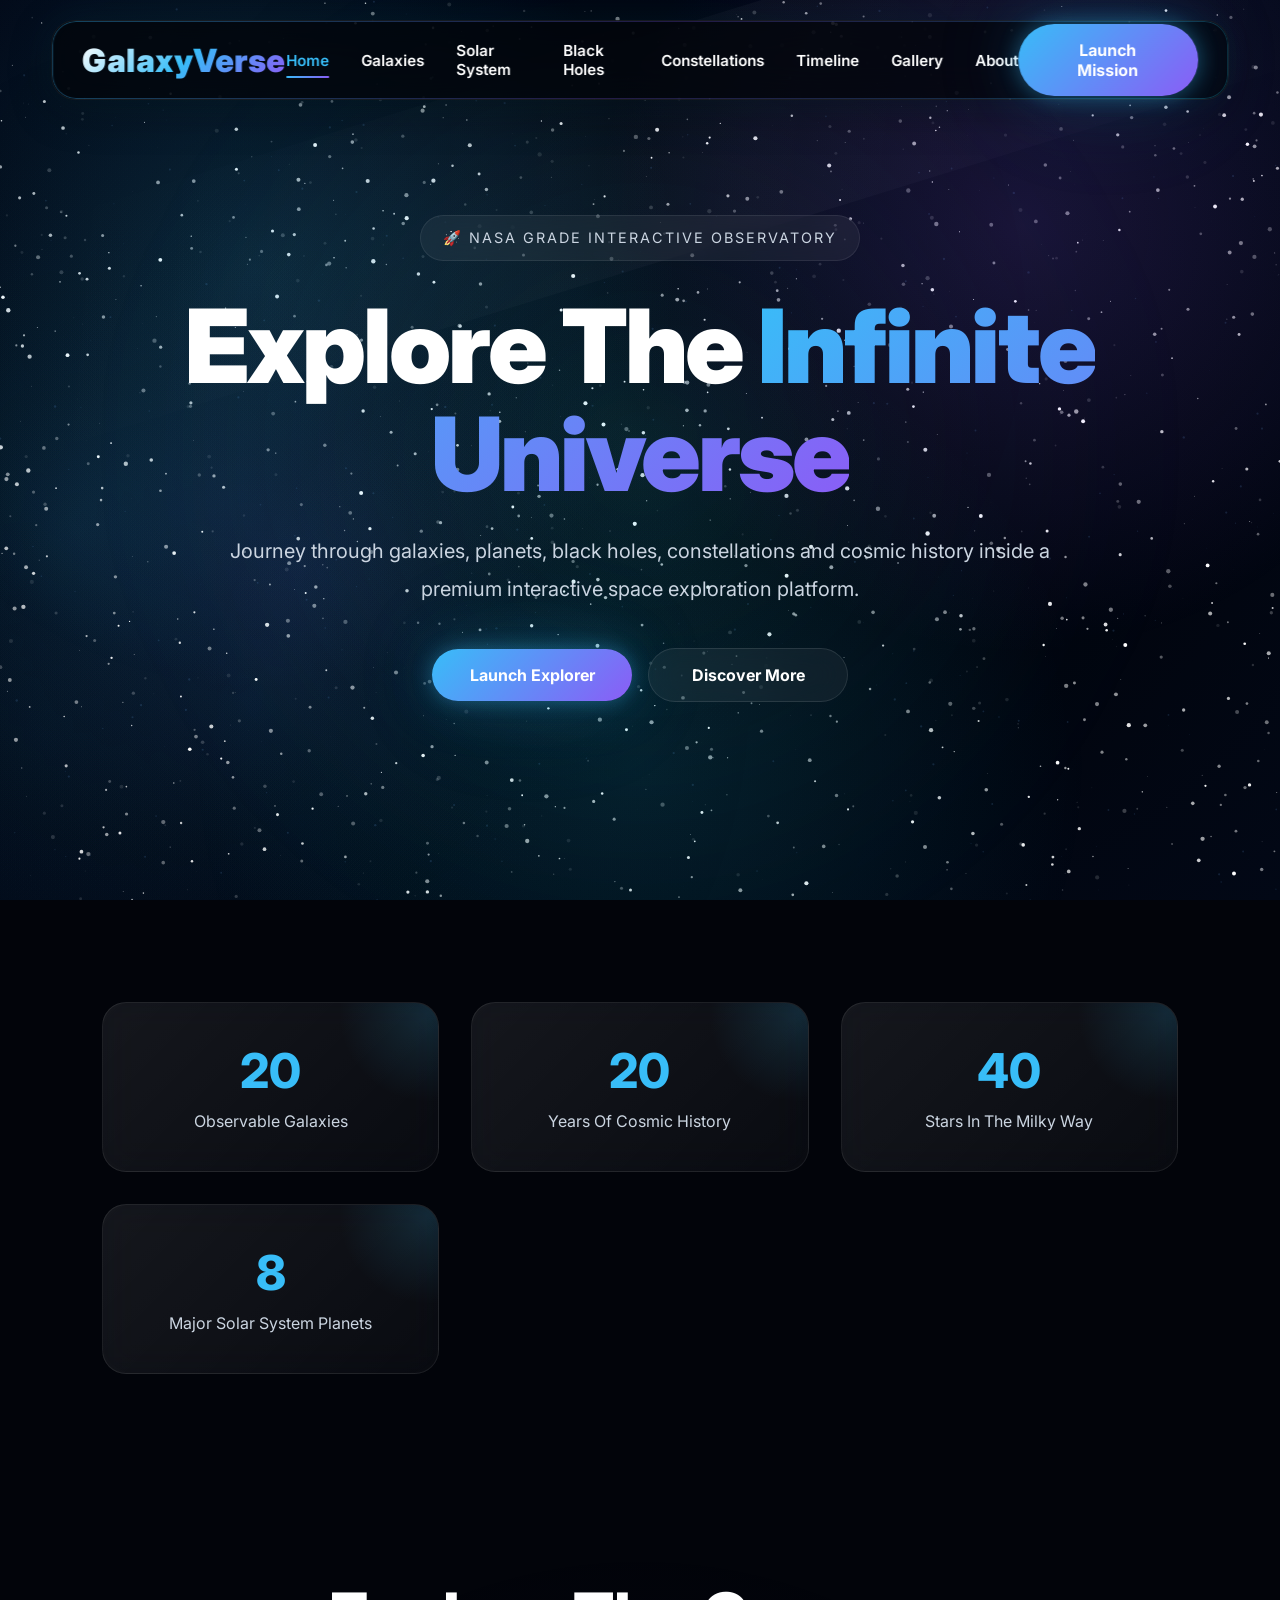
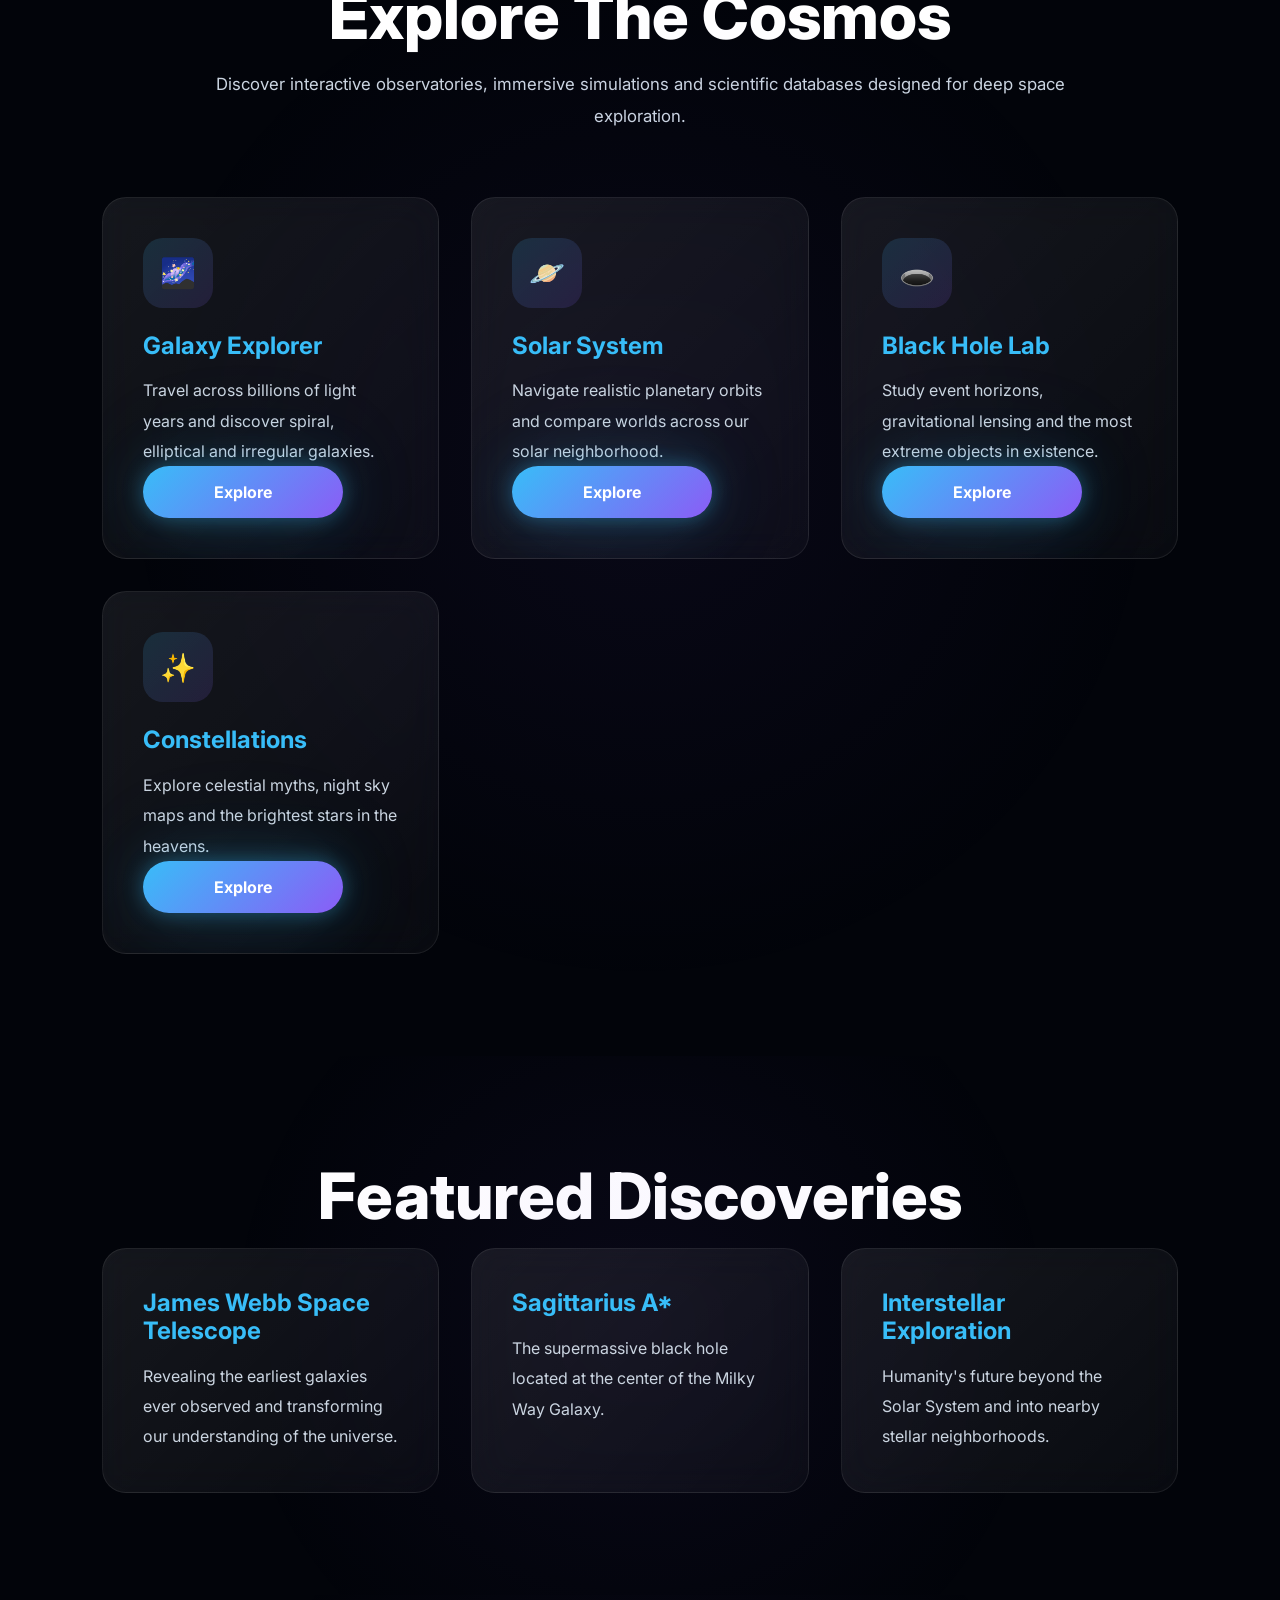
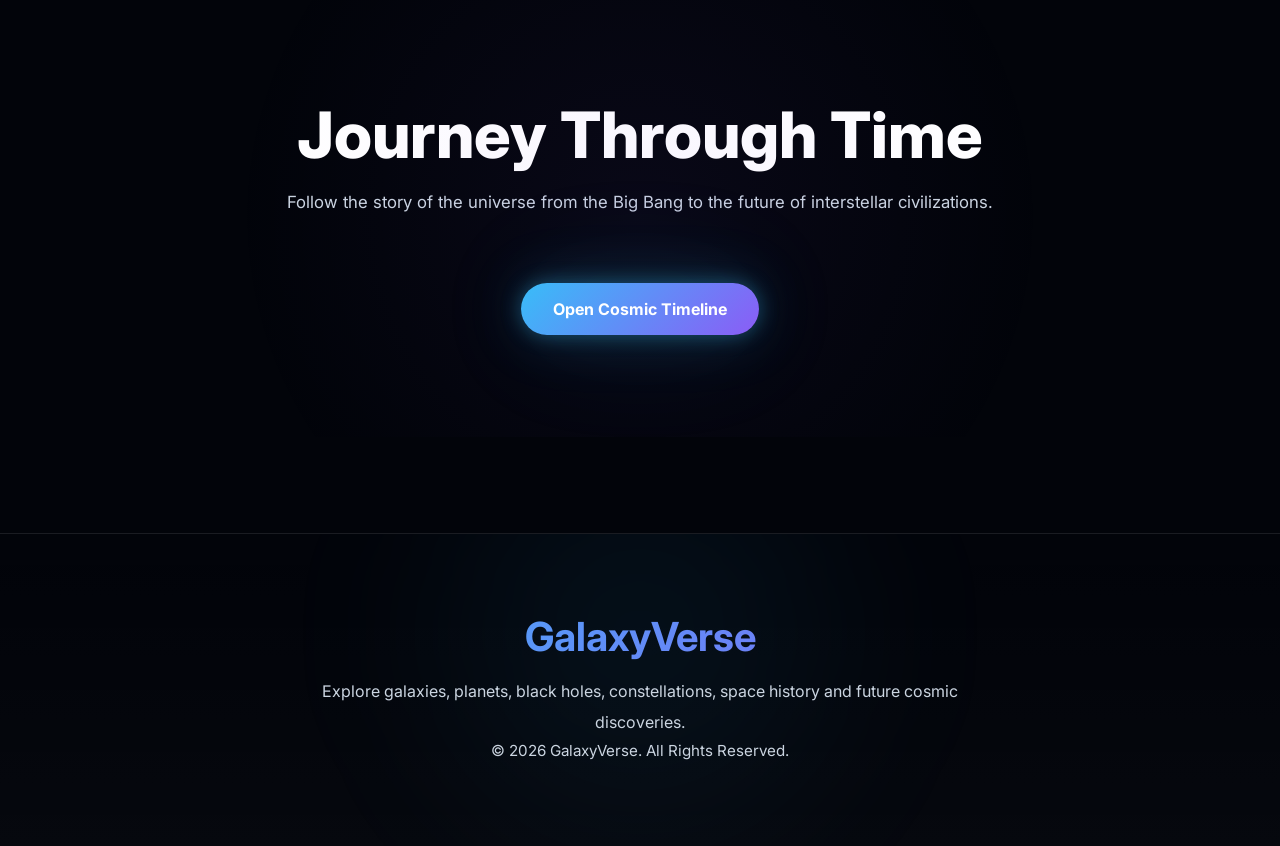
<file: index.html>
<!DOCTYPE html>
<html lang="en">

<head>

    <meta charset="UTF-8">

    <meta
        name="viewport"
        content="width=device-width, initial-scale=1.0"
    >

    <meta
        name="description"
        content="GalaxyVerse - Premium Interactive Space Exploration Platform. Explore galaxies, planets, black holes, constellations, timelines and cosmic discoveries."
    >

    <title>
        GalaxyVerse | Interactive Space Exploration Platform
    </title>

    <link
        rel="stylesheet"
        href="css/main.css"
    >

</head>

<body>

    <!-- NAVBAR -->

    <nav class="navbar">

        <div class="logo">
            GalaxyVerse
        </div>

        <div class="nav-links">

            <a href="index.html" class="active">
                Home
            </a>

            <a href="pages/galaxy.html">
                Galaxies
            </a>

            <a href="pages/solar-system.html">
                Solar System
            </a>

            <a href="pages/black-hole.html">
                Black Holes
            </a>

            <a href="pages/constellations.html">
                Constellations
            </a>

            <a href="pages/timeline.html">
                Timeline
            </a>

            <a href="pages/gallery.html">
                Gallery
            </a>

            <a href="pages/about.html">
                About
            </a>

        </div>

        <button
            class="explore-btn"
            onclick="window.location.href='pages/galaxy.html'"
        >
            Launch Mission
        </button>

    </nav>

    <!-- HERO -->

    <section class="hero">

        <div class="hero-content">

            <div class="hero-badge">
                🚀 NASA Grade Interactive Observatory
            </div>

            <h1>

                Explore The

                <span class="gradient-text">

                    Infinite Universe

                </span>

            </h1>

            <p>

                Journey through galaxies,
                planets, black holes,
                constellations and cosmic
                history inside a premium
                interactive space exploration platform.

            </p>

            <div class="hero-buttons">

                <button
                    class="primary-btn"
                    onclick="window.location.href='pages/galaxy.html'"
                >
                    Launch Explorer
                </button>

                <button
                    class="secondary-btn"
                    onclick="document.getElementById('discover').scrollIntoView({behavior:'smooth'})"
                >
                    Discover More
                </button>

            </div>

        </div>

    </section>

    <!-- STATS -->

    <section class="stats">

        <div class="stat-card">

            <h2>100B+</h2>

            <p>
                Observable Galaxies
            </p>

        </div>

        <div class="stat-card">

            <h2>13.8B</h2>

            <p>
                Years Of Cosmic History
            </p>

        </div>

        <div class="stat-card">

            <h2>200B+</h2>

            <p>
                Stars In The Milky Way
            </p>

        </div>

        <div class="stat-card">

            <h2>8</h2>

            <p>
                Major Solar System Planets
            </p>

        </div>

    </section>

    <!-- EXPLORE MODULES -->

    <section
        class="features"
        id="discover"
    >

        <h2 class="section-title">

            Explore The Cosmos

        </h2>

        <p class="section-subtitle">

            Discover interactive observatories,
            immersive simulations and scientific
            databases designed for deep space exploration.

        </p>

        <div class="feature-grid">

            <div class="feature-card">

                <div class="feature-icon">
                    🌌
                </div>

                <h3>
                    Galaxy Explorer
                </h3>

                <p>

                    Travel across billions of light years
                    and discover spiral, elliptical and
                    irregular galaxies.

                </p>

                <button
                    class="primary-btn"
                    onclick="window.location.href='pages/galaxy.html'"
                >
                    Explore
                </button>

            </div>

            <div class="feature-card">

                <div class="feature-icon">
                    🪐
                </div>

                <h3>
                    Solar System
                </h3>

                <p>

                    Navigate realistic planetary
                    orbits and compare worlds
                    across our solar neighborhood.

                </p>

                <button
                    class="primary-btn"
                    onclick="window.location.href='pages/solar-system.html'"
                >
                    Explore
                </button>

            </div>

            <div class="feature-card">

                <div class="feature-icon">
                    🕳️
                </div>

                <h3>
                    Black Hole Lab
                </h3>

                <p>

                    Study event horizons,
                    gravitational lensing and
                    the most extreme objects in existence.

                </p>

                <button
                    class="primary-btn"
                    onclick="window.location.href='pages/black-hole.html'"
                >
                    Explore
                </button>

            </div>

            <div class="feature-card">

                <div class="feature-icon">
                    ✨
                </div>

                <h3>
                    Constellations
                </h3>

                <p>

                    Explore celestial myths,
                    night sky maps and the
                    brightest stars in the heavens.

                </p>

                <button
                    class="primary-btn"
                    onclick="window.location.href='pages/constellations.html'"
                >
                    Explore
                </button>

            </div>

        </div>

    </section>

    <!-- FEATURED DISCOVERIES -->

    <section class="features">

        <h2 class="section-title">

            Featured Discoveries

        </h2>

        <div class="feature-grid">

            <div class="feature-card">

                <h3>
                    James Webb Space Telescope
                </h3>

                <p>

                    Revealing the earliest galaxies
                    ever observed and transforming
                    our understanding of the universe.

                </p>

            </div>

            <div class="feature-card">

                <h3>
                    Sagittarius A*
                </h3>

                <p>

                    The supermassive black hole
                    located at the center of the
                    Milky Way Galaxy.

                </p>

            </div>

            <div class="feature-card">

                <h3>
                    Interstellar Exploration
                </h3>

                <p>

                    Humanity's future beyond the
                    Solar System and into nearby
                    stellar neighborhoods.

                </p>

            </div>

        </div>

    </section>

    <!-- TIMELINE CTA -->

    <section class="features">

        <h2 class="section-title">

            Journey Through Time

        </h2>

        <p class="section-subtitle">

            Follow the story of the universe
            from the Big Bang to the future
            of interstellar civilizations.

        </p>

        <div
            style="
                display:flex;
                justify-content:center;
            "
        >

            <button
                class="primary-btn"
                onclick="window.location.href='pages/timeline.html'"
            >
                Open Cosmic Timeline
            </button>

        </div>

    </section>

    <!-- FOOTER -->

    <footer class="footer">

        <h2>
            GalaxyVerse
        </h2>

        <p>

            Explore galaxies, planets,
            black holes, constellations,
            space history and future
            cosmic discoveries.

        </p>

        <p class="copyright">

            © 2026 GalaxyVerse.
            All Rights Reserved.

        </p>

    </footer>

    <!-- SCRIPTS -->

    <script src="js/particles.js"></script>
    <script src="js/animations.js"></script>
    <script src="js/main.js"></script>

</body>

</html>
</file>
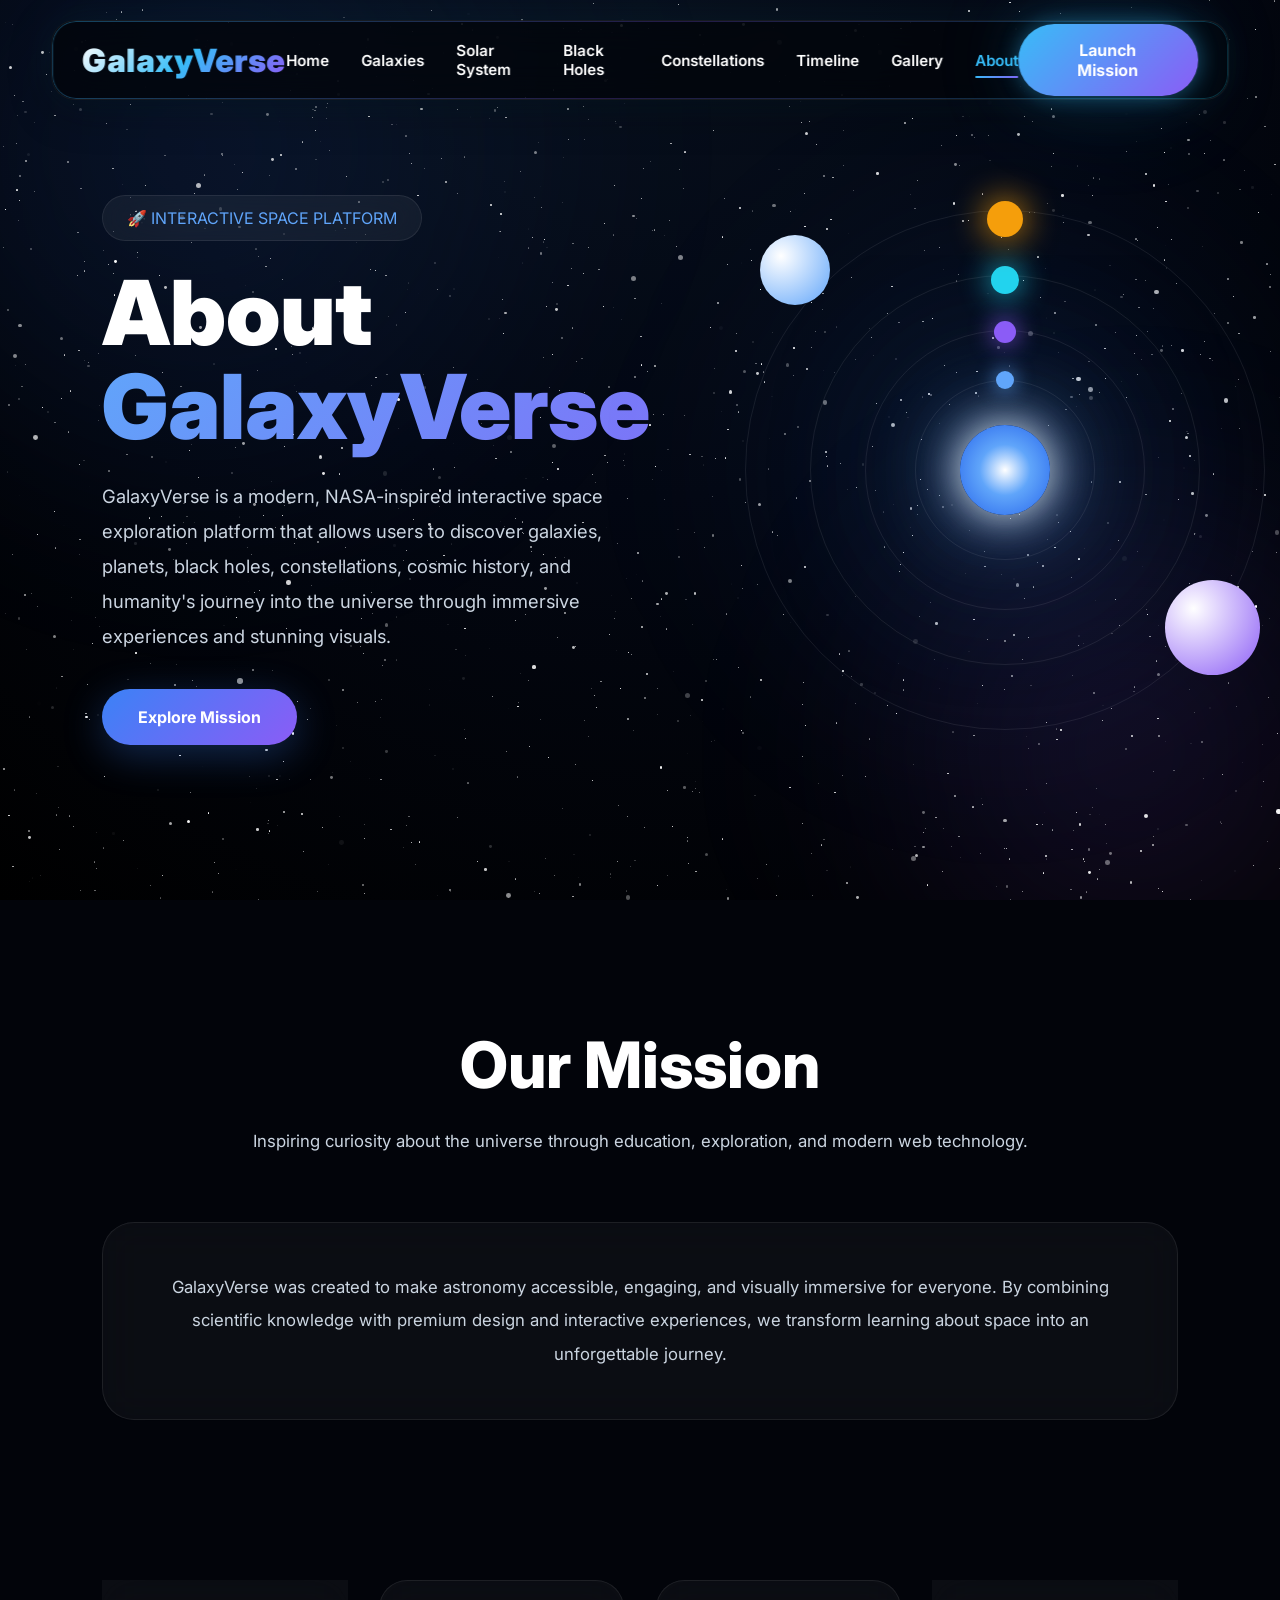
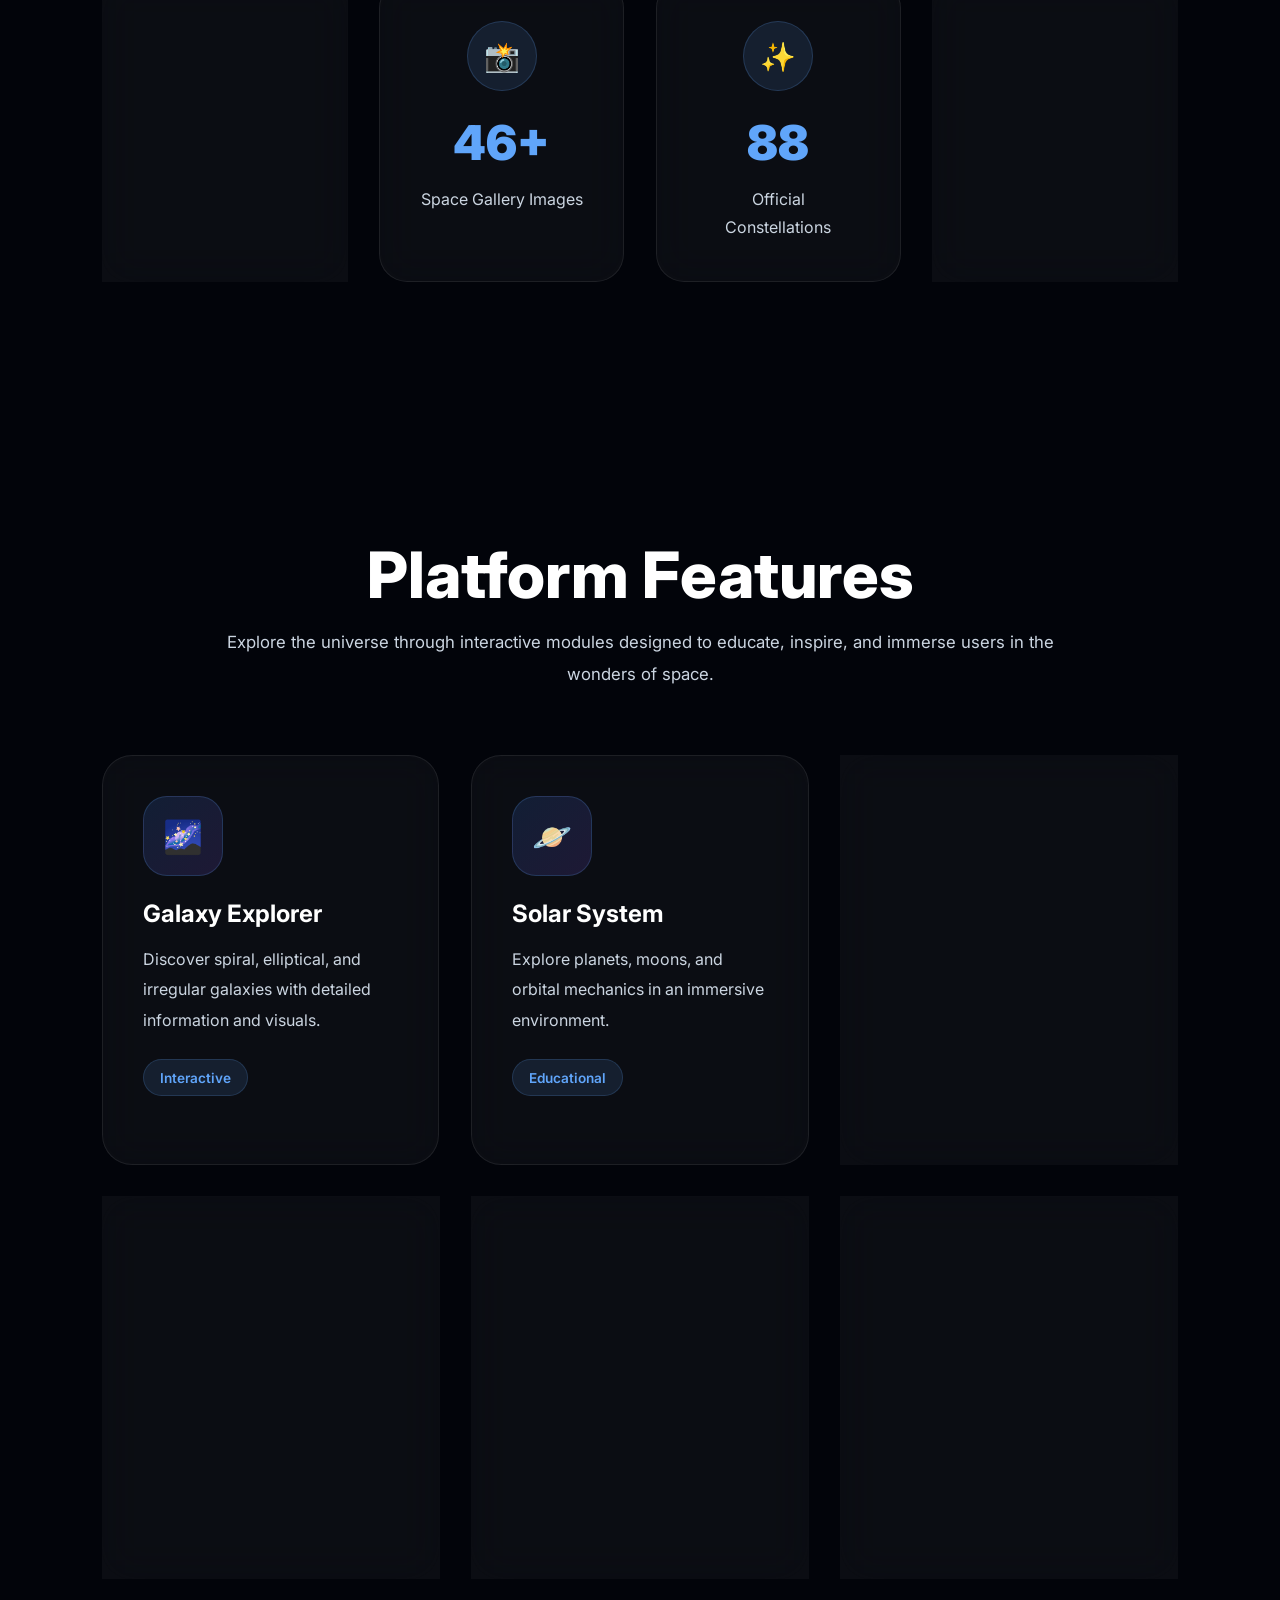
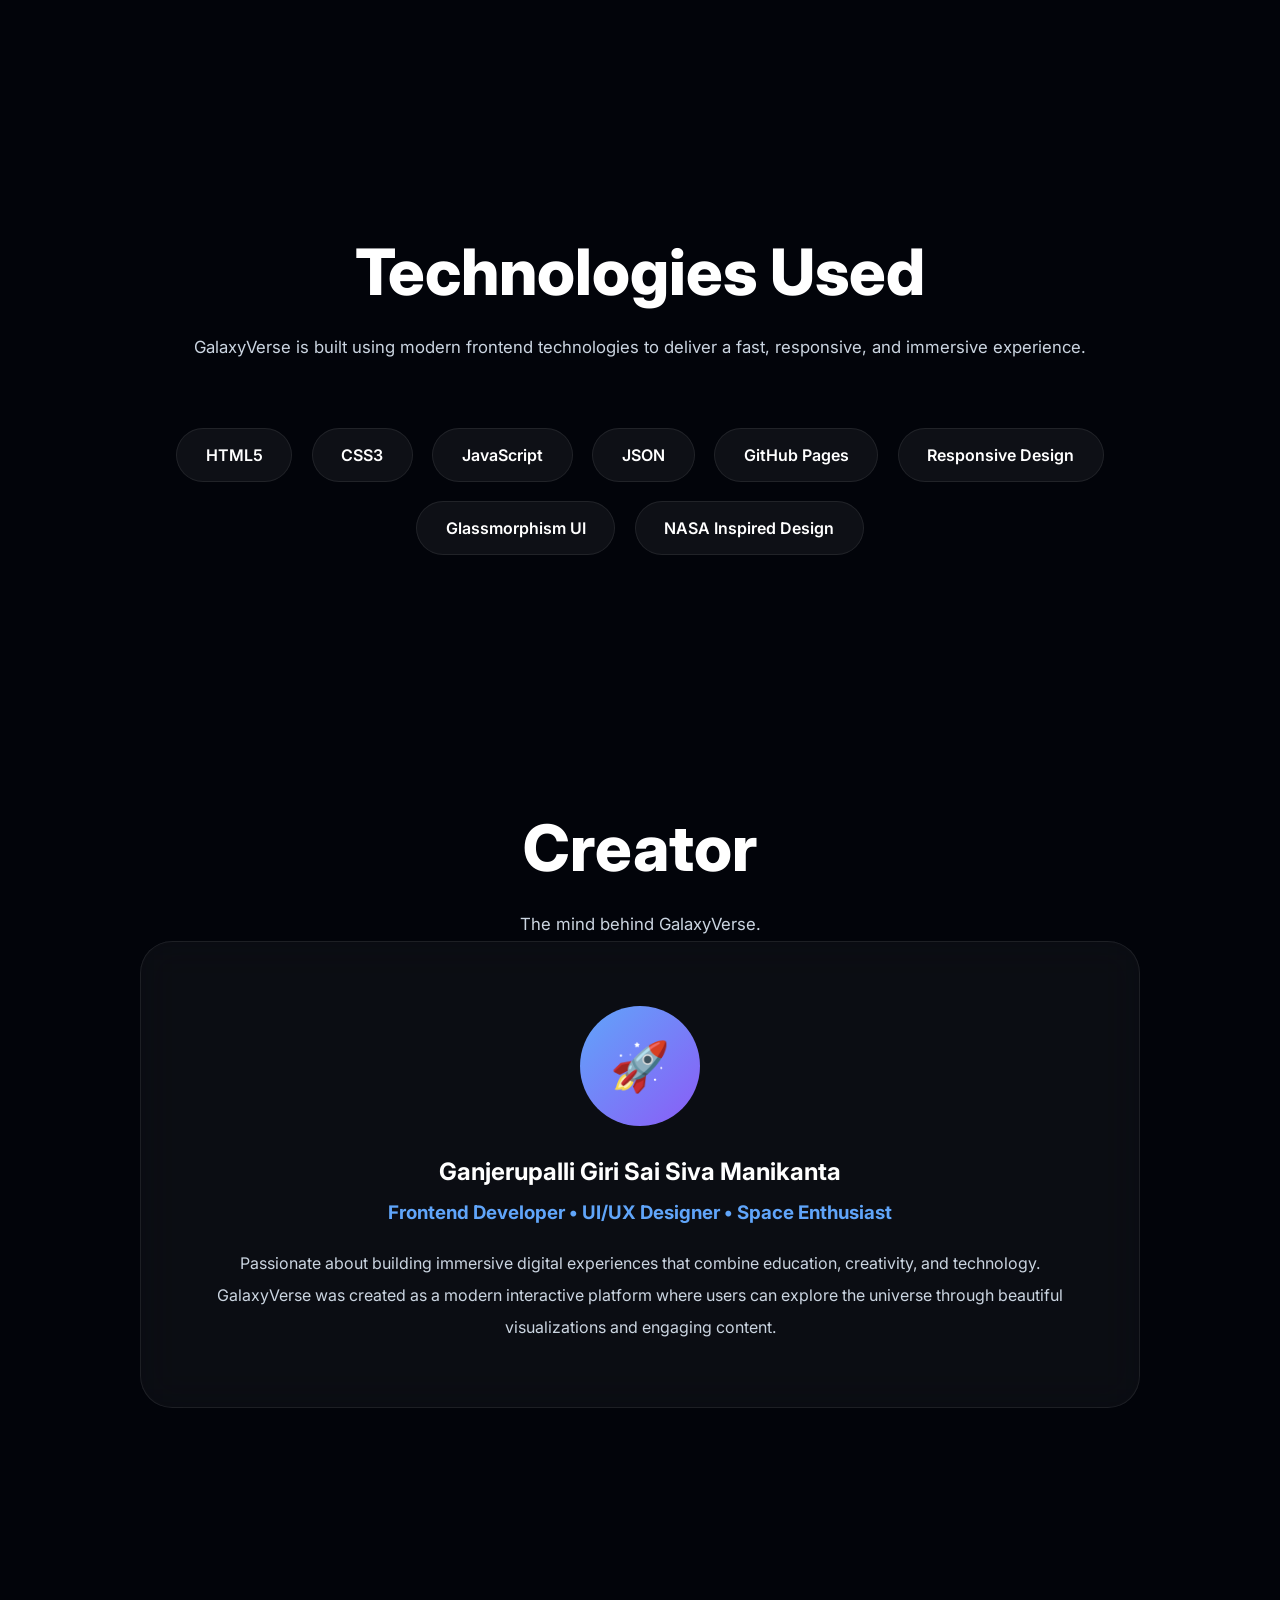
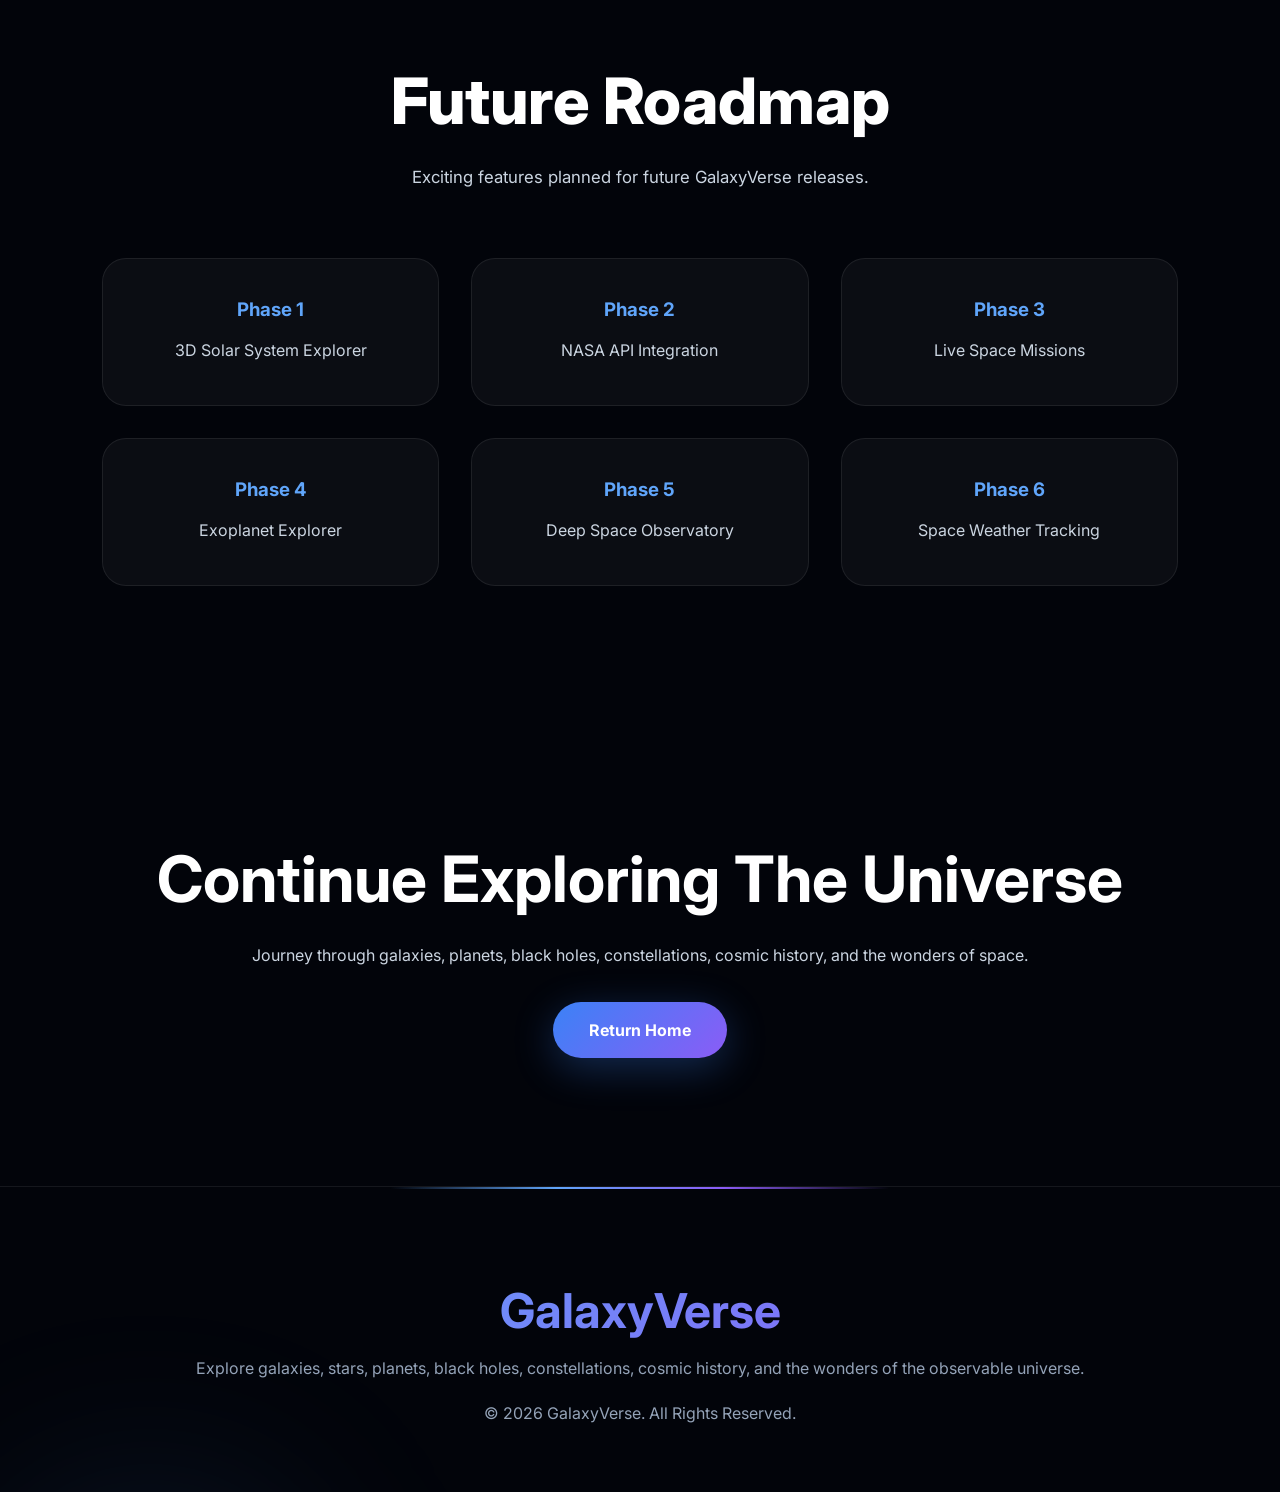
<file: pages/about.html>
<!DOCTYPE html>
<html lang="en">

<head>

    <meta charset="UTF-8">

    <meta
        name="viewport"
        content="width=device-width, initial-scale=1.0"
    >

    <title>

        About GalaxyVerse

    </title>

    <link
        rel="stylesheet"
        href="../css/main.css"
    >

    <link
        rel="stylesheet"
        href="../css/about.css"
    >

</head>

<body>

    <!-- ==========================================
         NAVBAR
    =========================================== -->

    <nav class="navbar">

        <div class="logo">

            GalaxyVerse

        </div>

        <div class="nav-links">

            <a href="../index.html">
                Home
            </a>

            <a href="galaxy.html">
                Galaxies
            </a>

            <a href="solar-system.html">
                Solar System
            </a>

            <a href="black-hole.html">
                Black Holes
            </a>

            <a href="constellations.html">
                Constellations
            </a>

            <a href="timeline.html">
                Timeline
            </a>

            <a href="gallery.html">
                Gallery
            </a>

            <a
                href="about.html"
                class="active"
            >
                About
            </a>

        </div>

        <button
            class="explore-btn"
            onclick="location.href='galaxy.html'"
        >

            Launch Mission

        </button>

    </nav>

    <!-- ==========================================
         HERO SECTION
    =========================================== -->

    <section class="about-hero">

        <div id="about-starfield"></div>

        <div class="hero-content">

            <div class="hero-tag">

                🚀 INTERACTIVE SPACE PLATFORM

            </div>

            <h1>

                About

                <span class="gradient-text">

                    GalaxyVerse

                </span>

            </h1>

            <p>

                GalaxyVerse is a modern,
                NASA-inspired interactive
                space exploration platform
                that allows users to discover
                galaxies, planets, black holes,
                constellations, cosmic history,
                and humanity's journey into
                the universe through immersive
                experiences and stunning visuals.

            </p>

            <a
                href="#mission"
                class="hero-btn"
            >

                Explore Mission

            </a>

        </div>

        <div class="hero-visual">

            <div class="cosmic-glow"></div>

            <div class="galaxy-core"></div>

            <div class="orbit orbit-1"></div>

            <div class="orbit orbit-2"></div>

            <div class="orbit orbit-3"></div>

            <div class="orbit orbit-4"></div>

            <div class="floating-planet one"></div>

            <div class="floating-planet two"></div>

        </div>

    </section>

    <!-- ==========================================
         MISSION SECTION
    =========================================== -->

    <section
        class="mission-section"
        id="mission"
    >

        <div class="mission-content">

            <h2 class="section-title">

                Our Mission

            </h2>

            <p class="section-description">

                Inspiring curiosity about the
                universe through education,
                exploration, and modern web
                technology.

            </p>

            <div class="mission-card">

                <p>

                    GalaxyVerse was created to
                    make astronomy accessible,
                    engaging, and visually
                    immersive for everyone.
                    By combining scientific
                    knowledge with premium
                    design and interactive
                    experiences, we transform
                    learning about space into
                    an unforgettable journey.

                </p>

            </div>

        </div>

    </section>
        <!-- ==========================================
         STATISTICS SECTION
    =========================================== -->

    <section class="stats-section">

        <div class="stat-card">

            <div class="stat-icon">

                🌌

            </div>

            <h2>

                7+

            </h2>

            <p>

                Interactive Space Modules

            </p>

        </div>

        <div class="stat-card">

            <div class="stat-icon">

                📸

            </div>

            <h2>

                50+

            </h2>

            <p>

                Space Gallery Images

            </p>

        </div>

        <div class="stat-card">

            <div class="stat-icon">

                ✨

            </div>

            <h2>

                88

            </h2>

            <p>

                Official Constellations

            </p>

        </div>

        <div class="stat-card">

            <div class="stat-icon">

                🚀

            </div>

            <h2>

                NASA

            </h2>

            <p>

                Inspired Experience

            </p>

        </div>

    </section>

    <!-- ==========================================
         FEATURES SECTION
    =========================================== -->

    <section class="features-section">

        <h2 class="section-title">

            Platform Features

        </h2>

        <p class="section-description">

            Explore the universe through
            interactive modules designed
            to educate, inspire, and
            immerse users in the wonders
            of space.

        </p>

        <div class="features-grid">

            <div class="feature-card">

                <div class="feature-icon">

                    🌌

                </div>

                <h3>

                    Galaxy Explorer

                </h3>

                <p>

                    Discover spiral,
                    elliptical, and irregular
                    galaxies with detailed
                    information and visuals.

                </p>

                <span class="feature-tag">

                    Interactive

                </span>

            </div>

            <div class="feature-card">

                <div class="feature-icon">

                    🪐

                </div>

                <h3>

                    Solar System

                </h3>

                <p>

                    Explore planets,
                    moons, and orbital
                    mechanics in an immersive
                    environment.

                </p>

                <span class="feature-tag">

                    Educational

                </span>

            </div>

            <div class="feature-card">

                <div class="feature-icon">

                    🕳

                </div>

                <h3>

                    Black Hole Observatory

                </h3>

                <p>

                    Understand event horizons,
                    singularities, and the
                    mysteries of black holes.

                </p>

                <span class="feature-tag">

                    Advanced Topics

                </span>

            </div>

            <div class="feature-card">

                <div class="feature-icon">

                    ✨

                </div>

                <h3>

                    Constellation Atlas

                </h3>

                <p>

                    Learn star patterns,
                    mythology, and celestial
                    navigation techniques.

                </p>

                <span class="feature-tag">

                    Night Sky

                </span>

            </div>

            <div class="feature-card">

                <div class="feature-icon">

                    ⏳

                </div>

                <h3>

                    Cosmic Timeline

                </h3>

                <p>

                    Travel through the
                    history of the universe
                    from the Big Bang to
                    future exploration.

                </p>

                <span class="feature-tag">

                    History

                </span>

            </div>

            <div class="feature-card">

                <div class="feature-icon">

                    📷

                </div>

                <h3>

                    Space Gallery

                </h3>

                <p>

                    Browse a curated
                    collection of stunning
                    space photography and
                    cosmic imagery.

                </p>

                <span class="feature-tag">

                    Visual Archive

                </span>

            </div>

        </div>

    </section>

    <!-- ==========================================
         TECHNOLOGY SECTION
    =========================================== -->

    <section class="tech-section">

        <h2 class="section-title">

            Technologies Used

        </h2>

        <p class="section-description">

            GalaxyVerse is built using
            modern frontend technologies
            to deliver a fast, responsive,
            and immersive experience.

        </p>

        <div class="tech-grid">

            <span>HTML5</span>

            <span>CSS3</span>

            <span>JavaScript</span>

            <span>JSON</span>

            <span>GitHub Pages</span>

            <span>Responsive Design</span>

            <span>Glassmorphism UI</span>

            <span>NASA Inspired Design</span>

        </div>

    </section>
        <!-- ==========================================
         CREATOR SECTION
    =========================================== -->

    <section class="creator-section">

        <h2 class="section-title">

            Creator

        </h2>

        <p class="section-description">

            The mind behind GalaxyVerse.

        </p>

        <div class="creator-card">

            <div class="creator-avatar">

                🚀

            </div>

            <h2>

                Ganjerupalli Giri Sai Siva Manikanta

            </h2>

            <h3>

                Frontend Developer • UI/UX Designer • Space Enthusiast

            </h3>

            <p>

                Passionate about building
                immersive digital experiences
                that combine education,
                creativity, and technology.

                GalaxyVerse was created as a
                modern interactive platform
                where users can explore the
                universe through beautiful
                visualizations and engaging
                content.

            </p>

        </div>

    </section>

    <!-- ==========================================
         ROADMAP SECTION
    =========================================== -->

    <section class="roadmap-section">

        <h2 class="section-title">

            Future Roadmap

        </h2>

        <p class="section-description">

            Exciting features planned for
            future GalaxyVerse releases.

        </p>

        <div class="roadmap-grid">

            <div class="roadmap-card">

                <h3>

                    Phase 1

                </h3>

                <p>

                    3D Solar System Explorer

                </p>

            </div>

            <div class="roadmap-card">

                <h3>

                    Phase 2

                </h3>

                <p>

                    NASA API Integration

                </p>

            </div>

            <div class="roadmap-card">

                <h3>

                    Phase 3

                </h3>

                <p>

                    Live Space Missions

                </p>

            </div>

            <div class="roadmap-card">

                <h3>

                    Phase 4

                </h3>

                <p>

                    Exoplanet Explorer

                </p>

            </div>

            <div class="roadmap-card">

                <h3>

                    Phase 5

                </h3>

                <p>

                    Deep Space Observatory

                </p>

            </div>

            <div class="roadmap-card">

                <h3>

                    Phase 6

                </h3>

                <p>

                    Space Weather Tracking

                </p>

            </div>

        </div>

    </section>

    <!-- ==========================================
         CTA SECTION
    =========================================== -->

    <section class="cta-section">

        <h2>

            Continue Exploring The Universe

        </h2>

        <p>

            Journey through galaxies,
            planets, black holes,
            constellations, cosmic history,
            and the wonders of space.

        </p>

        <a
            href="../index.html"
            class="hero-btn"
        >

            Return Home

        </a>

    </section>

    <!-- ==========================================
         FOOTER
    =========================================== -->

    <footer>

        <div class="footer-content">

            <h2>

                GalaxyVerse

            </h2>

            <p>

                Explore galaxies,
                stars, planets,
                black holes,
                constellations,
                cosmic history,
                and the wonders of
                the observable universe.

            </p>

            <p>

                © 2026 GalaxyVerse.
                All Rights Reserved.

            </p>

        </div>

    </footer>

    <!-- ==========================================
         SCRIPT
    =========================================== -->

    <script
        src="../js/about.js"
    ></script>

</body>

</html>
</file>
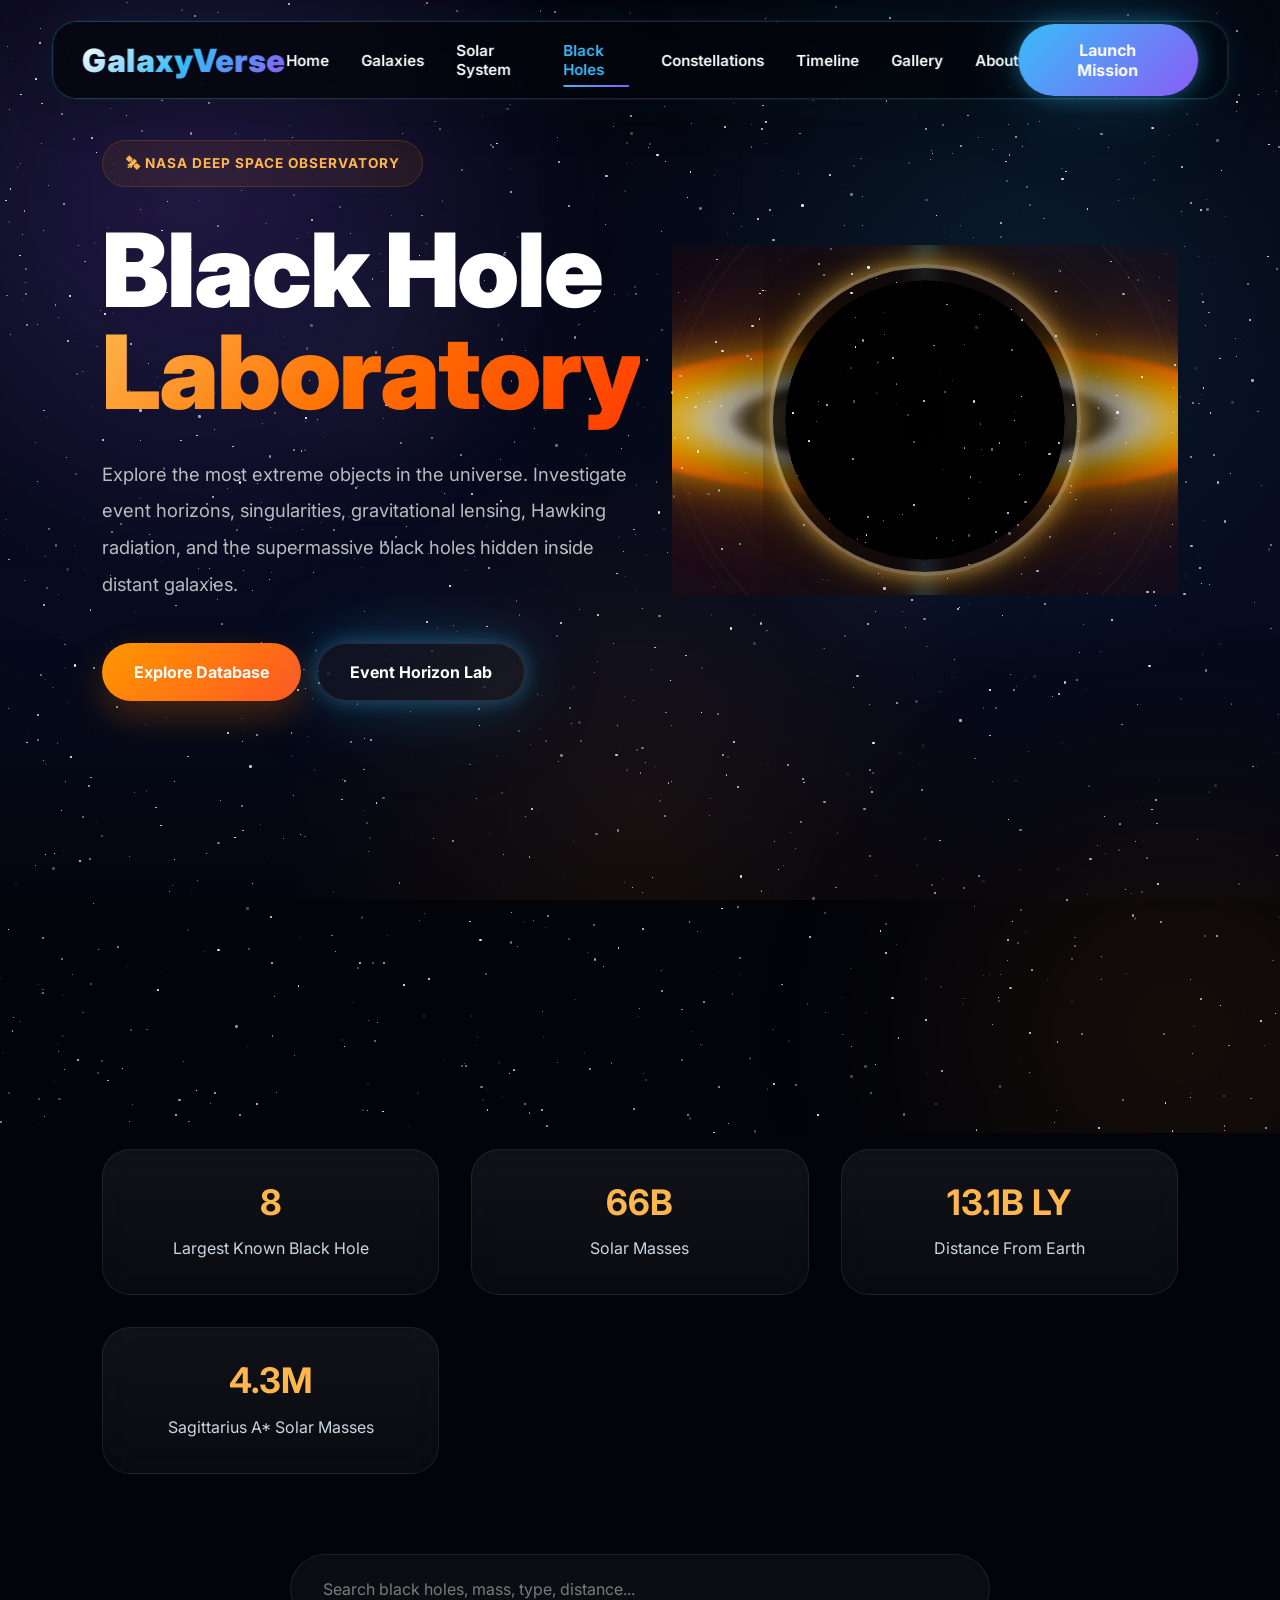
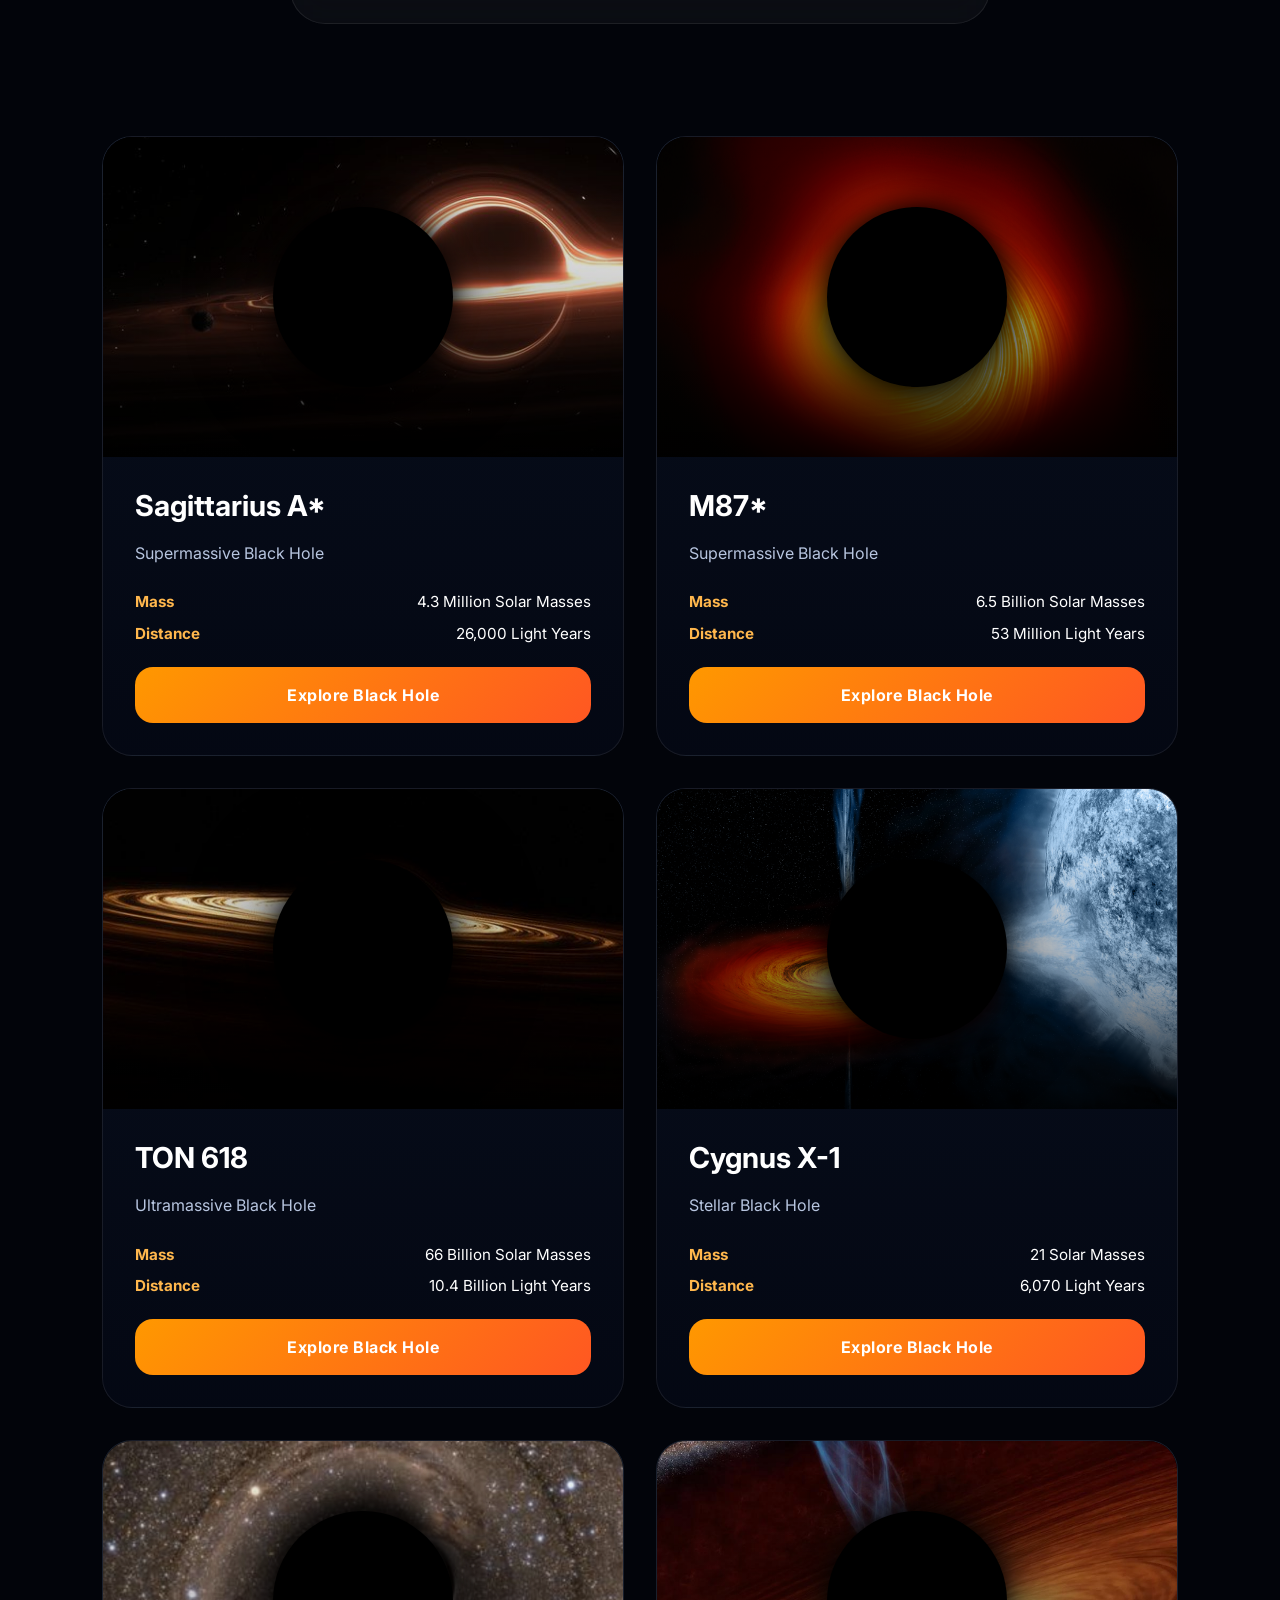
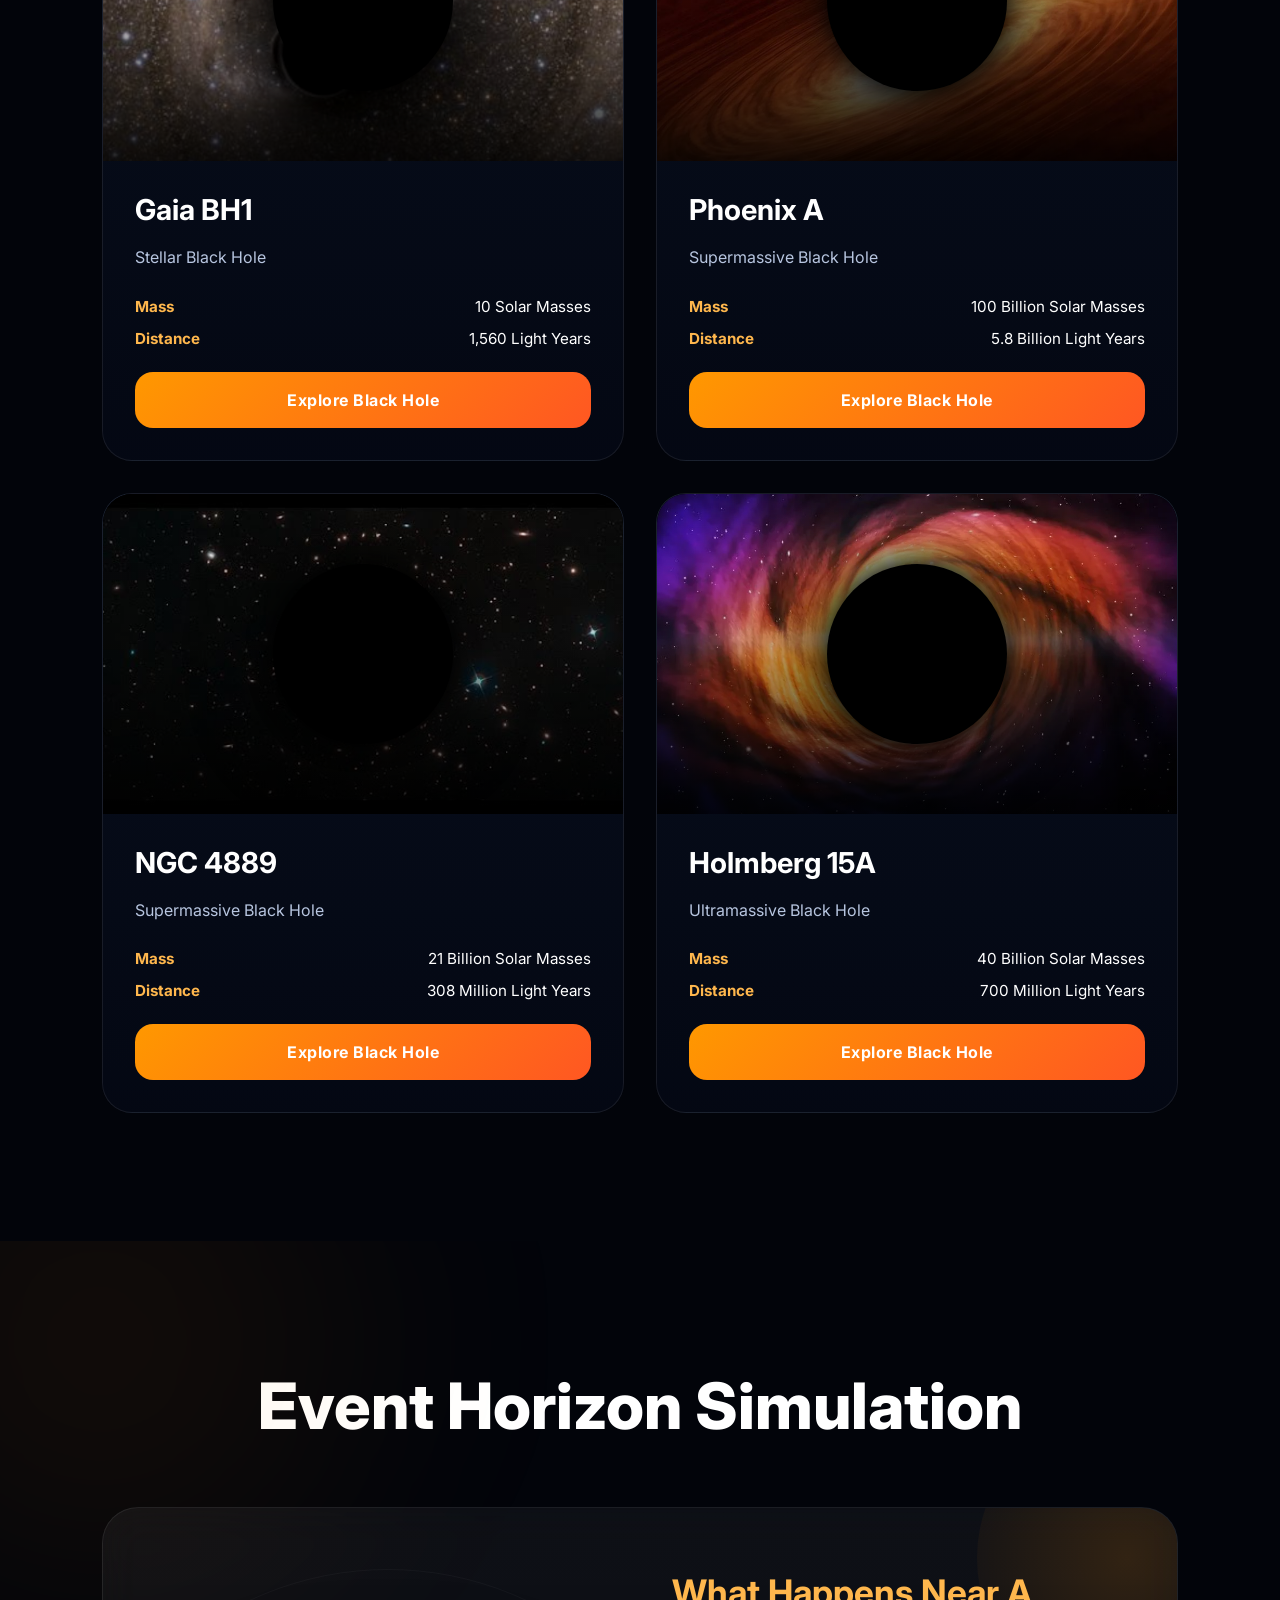
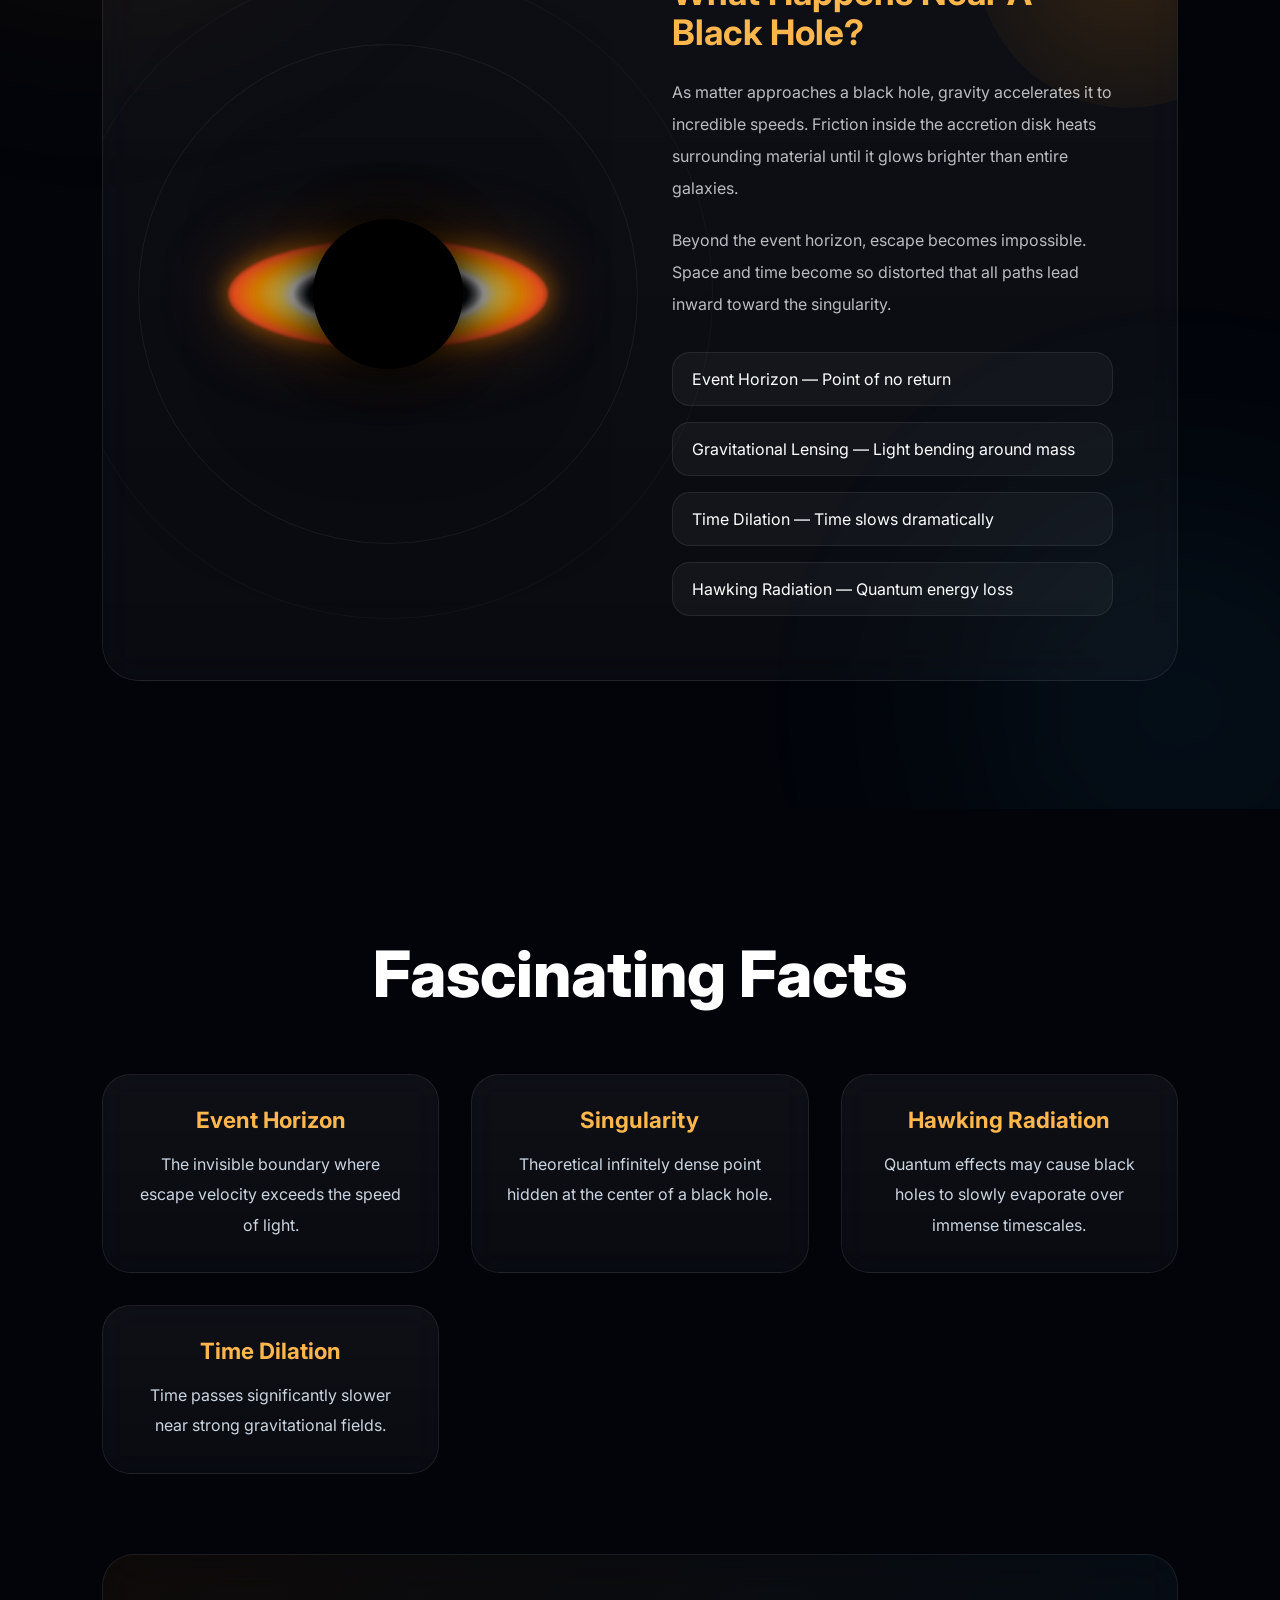
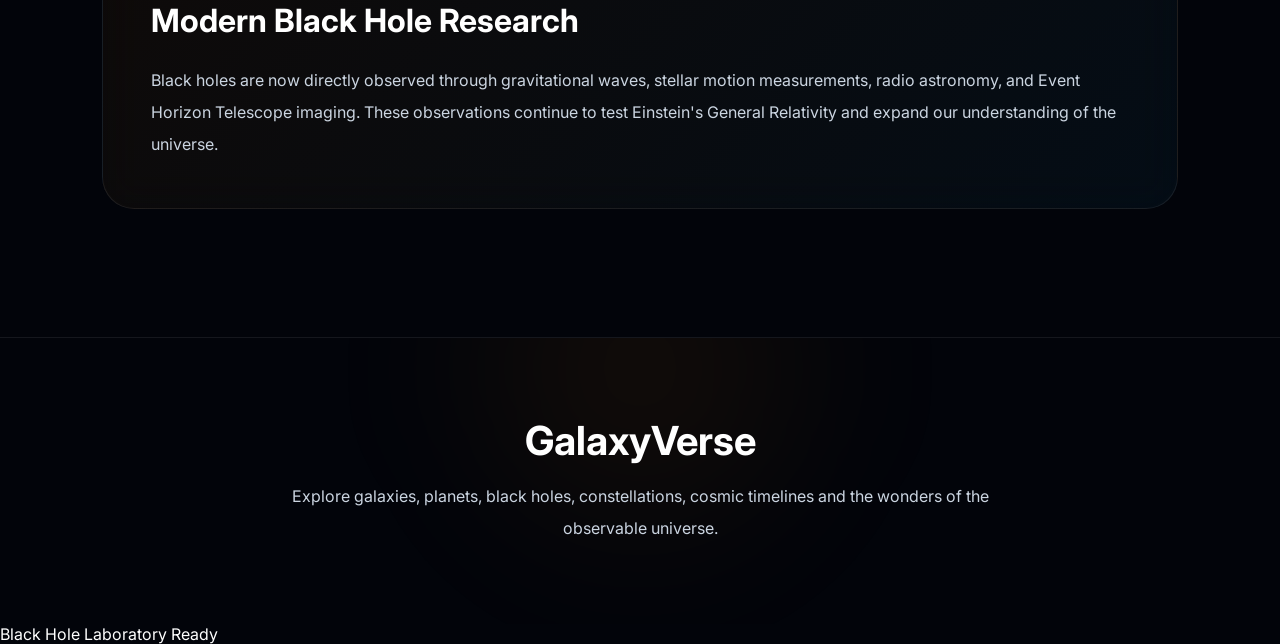
<file: pages/black-hole.html>
<!DOCTYPE html>
<html lang="en">

<head>

    <meta charset="UTF-8">

    <meta
        name="viewport"
        content="width=device-width, initial-scale=1.0"
    >

    <meta
        name="description"
        content="Explore supermassive black holes, event horizons, singularities, Hawking radiation and gravitational lensing in GalaxyVerse."
    >

    <title>
        Black Hole Laboratory | GalaxyVerse
    </title>

    <link
        rel="stylesheet"
        href="../css/main.css"
    >

    <link
        rel="stylesheet"
        href="../css/blackhole.css"
    >

</head>

<body>

    <!-- ==========================================
         NAVBAR
    =========================================== -->

    <nav class="navbar">

        <div class="logo">
            GalaxyVerse
        </div>

        <div class="nav-links">

            <a href="../index.html">
                Home
            </a>

            <a href="galaxy.html">
                Galaxies
            </a>

            <a href="solar-system.html">
                Solar System
            </a>

            <a
                href="black-hole.html"
                class="active"
            >
                Black Holes
            </a>

            <a href="constellations.html">
                Constellations
            </a>

            <a href="timeline.html">
                Timeline
            </a>

            <a href="gallery.html">
                Gallery
            </a>

            <a href="about.html">
                About
            </a>

        </div>

        <button
            class="explore-btn"
            onclick="document.querySelector('.blackhole-grid').scrollIntoView({behavior:'smooth'})"
        >
            Launch Mission
        </button>

    </nav>

    <!-- ==========================================
         HERO
    =========================================== -->

    <section class="blackhole-hero">
        <div id="blackhole-starfield"></div>

        <div class="hero-content">

            <div class="hero-badge">

                🛰 NASA Deep Space Observatory

            </div>

            <h1>

                Black Hole

                <span class="gradient-text">

                    Laboratory

                </span>

            </h1>

            <p>

                Explore the most extreme objects in the universe.
                Investigate event horizons, singularities,
                gravitational lensing, Hawking radiation,
                and the supermassive black holes hidden
                inside distant galaxies.

            </p>

            <div class="hero-actions">

                <a
                    href="#blackholeDatabase"
                    class="hero-btn primary"
                >
                    Explore Database
                </a>

                <a
                    href="#simulation"
                    class="hero-btn secondary"
                >
                    Event Horizon Lab
                </a>

            </div>

        </div>

        <div class="blackhole-animation">

            <div class="orbit-ring ring-1"></div>

            <div class="orbit-ring ring-2"></div>

            <div class="orbit-ring ring-3"></div>

            <div class="lensing-halo"></div>

            <div class="accretion-ring"></div>

            <div class="blackhole-core"></div>

        </div>

    </section>

    <!-- ==========================================
         STATS
    =========================================== -->

    <section class="stats-section">

        <div class="stat-card">

            <h2>
                TON 618
            </h2>

            <p>
                Largest Known Black Hole
            </p>

        </div>

        <div class="stat-card">

            <h2>
                66B
            </h2>

            <p>
                Solar Masses
            </p>

        </div>

        <div class="stat-card">

            <h2>
                13.1B LY
            </h2>

            <p>
                Distance From Earth
            </p>

        </div>

        <div class="stat-card">

            <h2>
                4.3M
            </h2>

            <p>
                Sagittarius A* Solar Masses
            </p>

        </div>

    </section>

    <!-- ==========================================
         SEARCH
    =========================================== -->

    <section class="controls-section">

        <input
            type="text"
            id="blackholeSearch"
            placeholder="Search black holes, mass, type, distance..."
        >

    </section>

    <!-- ==========================================
         DATABASE
    =========================================== -->

    <section
        id="blackholeContainer"
        class="blackhole-grid"
    >


    </section>

    <!-- ==========================================
         EVENT HORIZON SIMULATION
    =========================================== -->

    <section
        id="simulation"
        class="simulation-section"
    >

        <h2 class="section-title">

            Event Horizon Simulation

        </h2>

        <div class="simulation-card">

            <div class="simulation-hole">

                <div class="simulation-ring"></div>

                <div class="simulation-core"></div>

            </div>

            <div class="simulation-content">

                <h3>

                    What Happens Near A Black Hole?

                </h3>

                <p>

                    As matter approaches a black hole,
                    gravity accelerates it to incredible
                    speeds. Friction inside the accretion
                    disk heats surrounding material until
                    it glows brighter than entire galaxies.

                </p>

                <p>

                    Beyond the event horizon,
                    escape becomes impossible.
                    Space and time become so distorted
                    that all paths lead inward toward
                    the singularity.

                </p>

                <div class="science-points">

                    <div class="science-point">

                        Event Horizon —
                        Point of no return

                    </div>

                    <div class="science-point">

                        Gravitational Lensing —
                        Light bending around mass

                    </div>

                    <div class="science-point">

                        Time Dilation —
                        Time slows dramatically

                    </div>

                    <div class="science-point">

                        Hawking Radiation —
                        Quantum energy loss

                    </div>

                </div>

            </div>

        </div>

    </section>

    <!-- ==========================================
         FACTS
    =========================================== -->

    <section class="facts-section">

        <h2 class="section-title">

            Fascinating Facts

        </h2>

        <div class="facts-grid">

            <div class="fact-card">

                <h3>
                    Event Horizon
                </h3>

                <p>

                    The invisible boundary where
                    escape velocity exceeds the
                    speed of light.

                </p>

            </div>

            <div class="fact-card">

                <h3>
                    Singularity
                </h3>

                <p>

                    Theoretical infinitely dense
                    point hidden at the center
                    of a black hole.

                </p>

            </div>

            <div class="fact-card">

                <h3>
                    Hawking Radiation
                </h3>

                <p>

                    Quantum effects may cause
                    black holes to slowly evaporate
                    over immense timescales.

                </p>

            </div>

            <div class="fact-card">

                <h3>
                    Time Dilation
                </h3>

                <p>

                    Time passes significantly slower
                    near strong gravitational fields.

                </p>

            </div>

        </div>

        <div class="science-panel">

            <h2>

                Modern Black Hole Research

            </h2>

            <p>

                Black holes are now directly observed
                through gravitational waves, stellar
                motion measurements, radio astronomy,
                and Event Horizon Telescope imaging.
                These observations continue to test
                Einstein's General Relativity and
                expand our understanding of the universe.

            </p>

        </div>

    </section>

    <!-- ==========================================
         MODAL
    =========================================== -->

    <div
        class="modal"
        id="blackholeModal"
    >

        <div class="modal-content">

            <span
                id="closeBlackholeModal"
            >
                &times;
            </span>

            <div
                id="blackholeModalBody"
            >

            </div>

        </div>

    </div>

    <!-- ==========================================
         FOOTER
    =========================================== -->

    <footer>

        <h2>

            GalaxyVerse

        </h2>

        <p>

            Explore galaxies, planets,
            black holes, constellations,
            cosmic timelines and the
            wonders of the observable universe.

        </p>

    </footer>

    <!-- ==========================================
         SCRIPTS
    =========================================== -->

    <script src="../js/blackhole.js"></script>

</body>

</html>
</file>
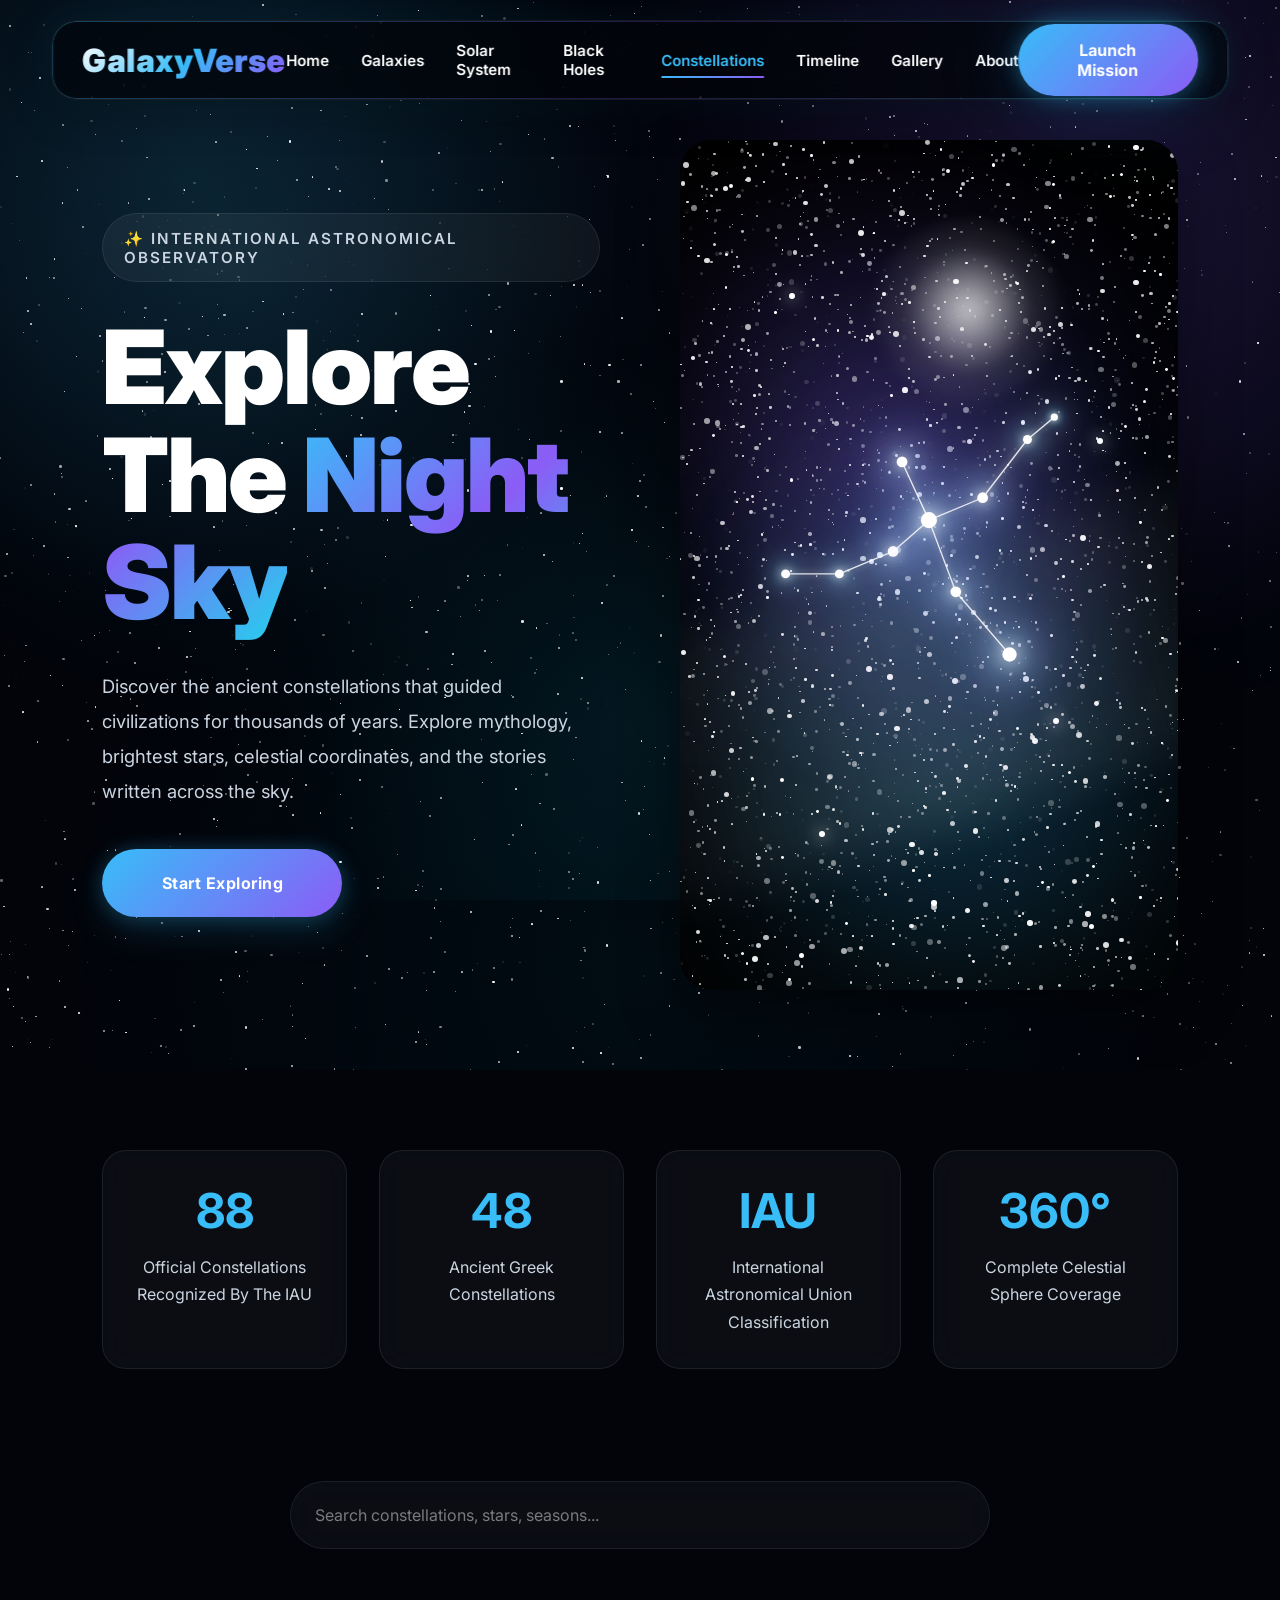
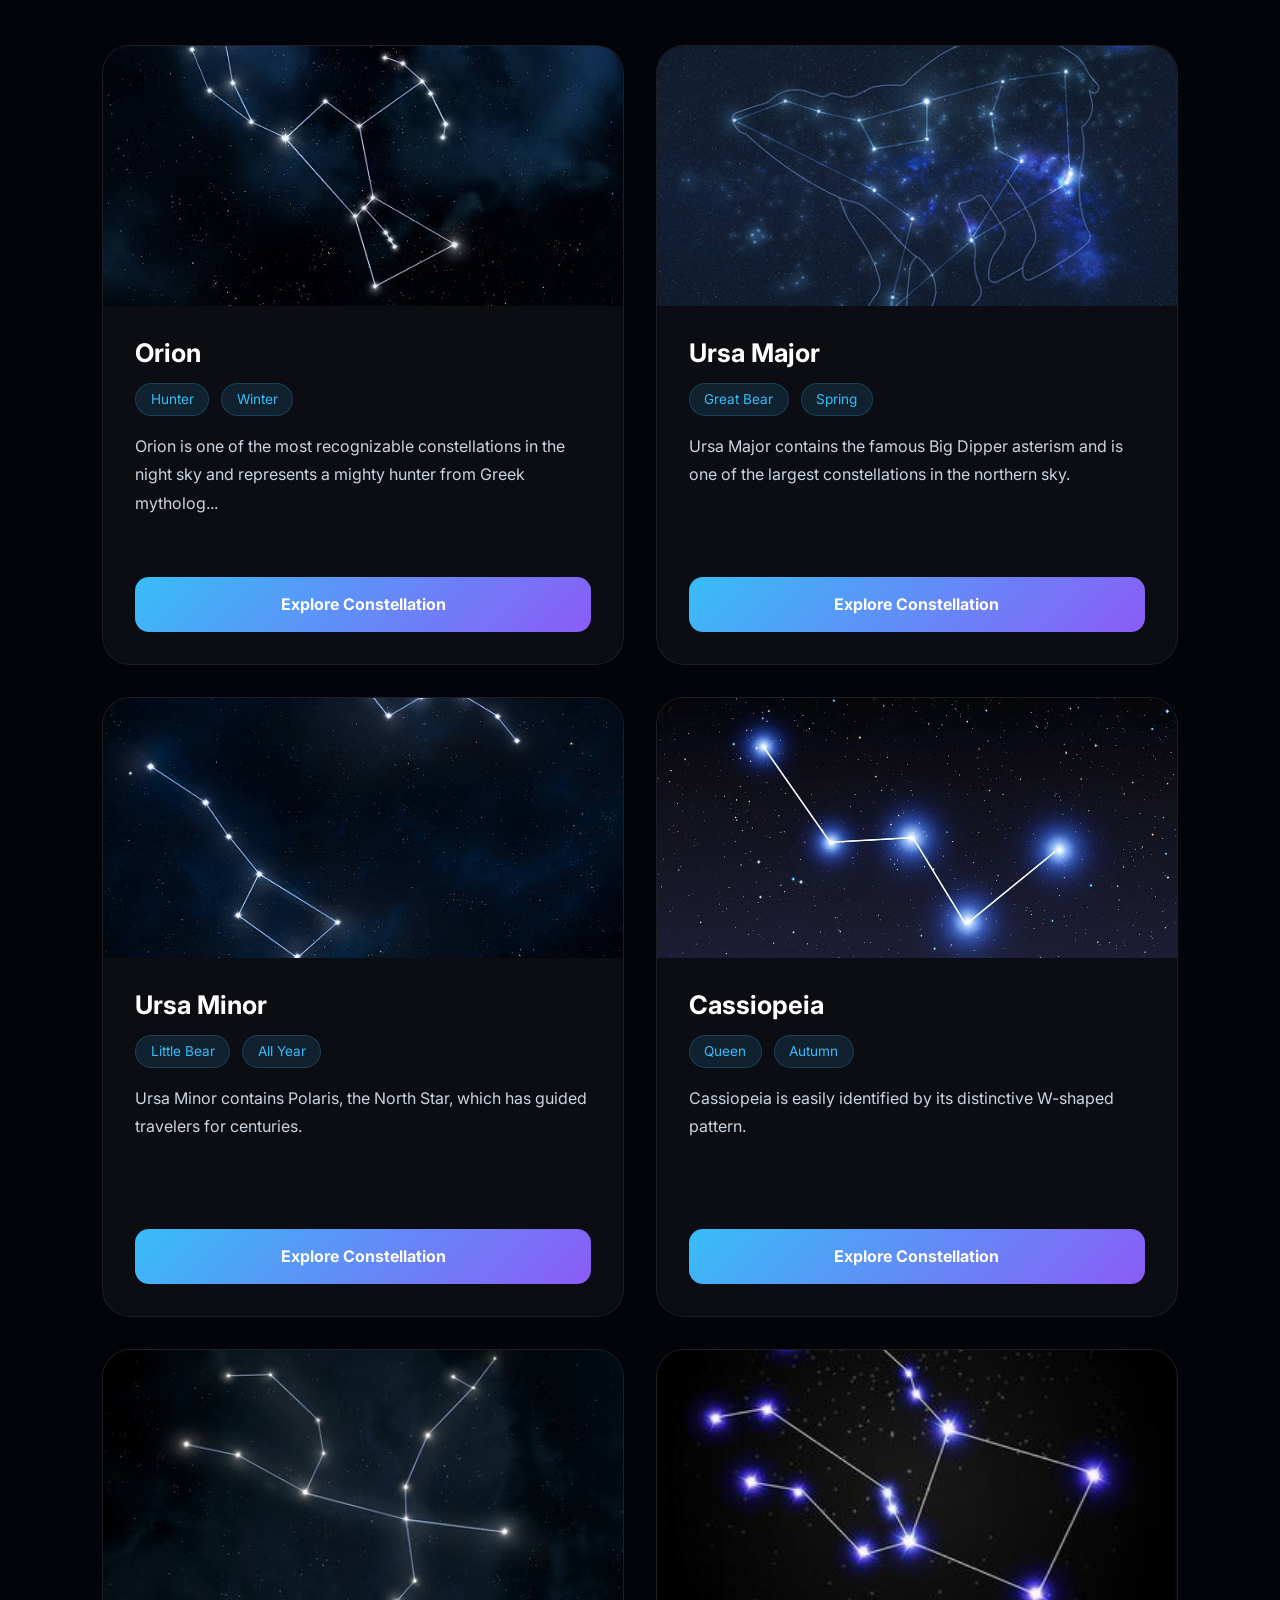
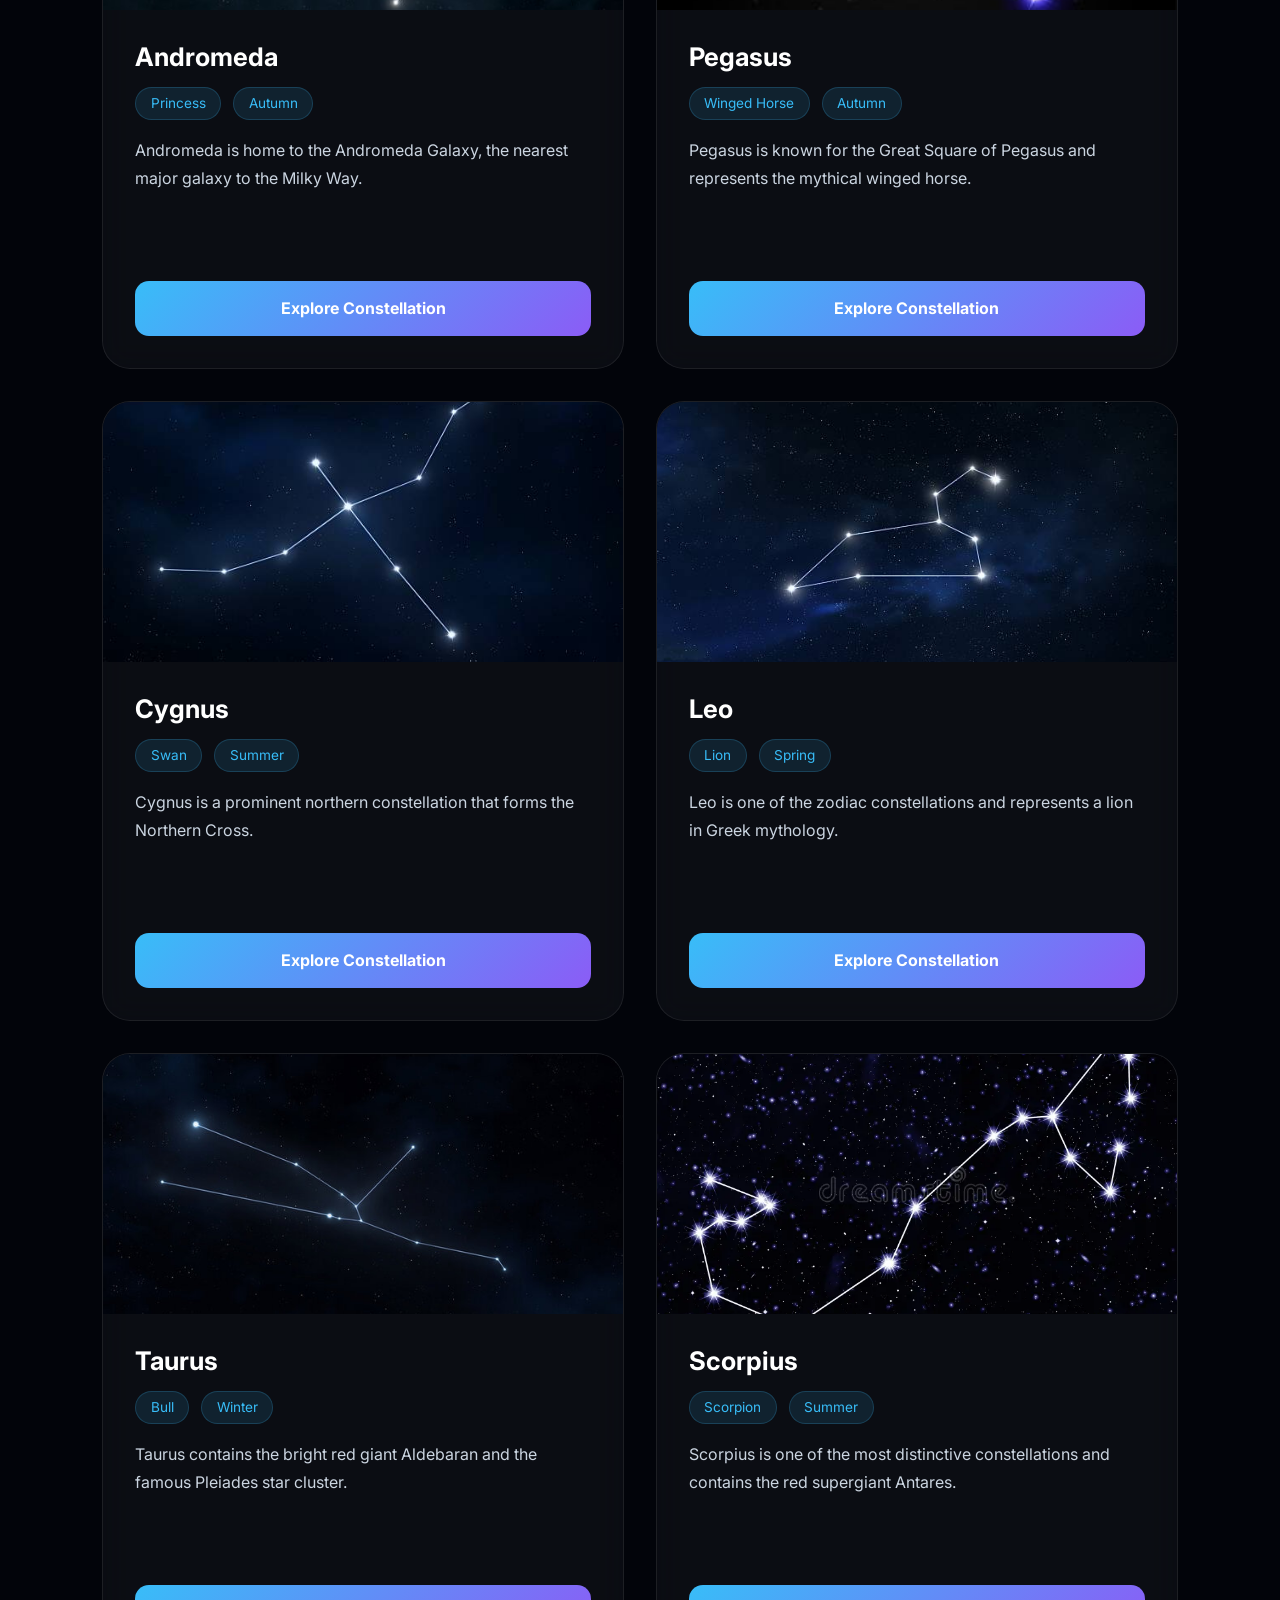
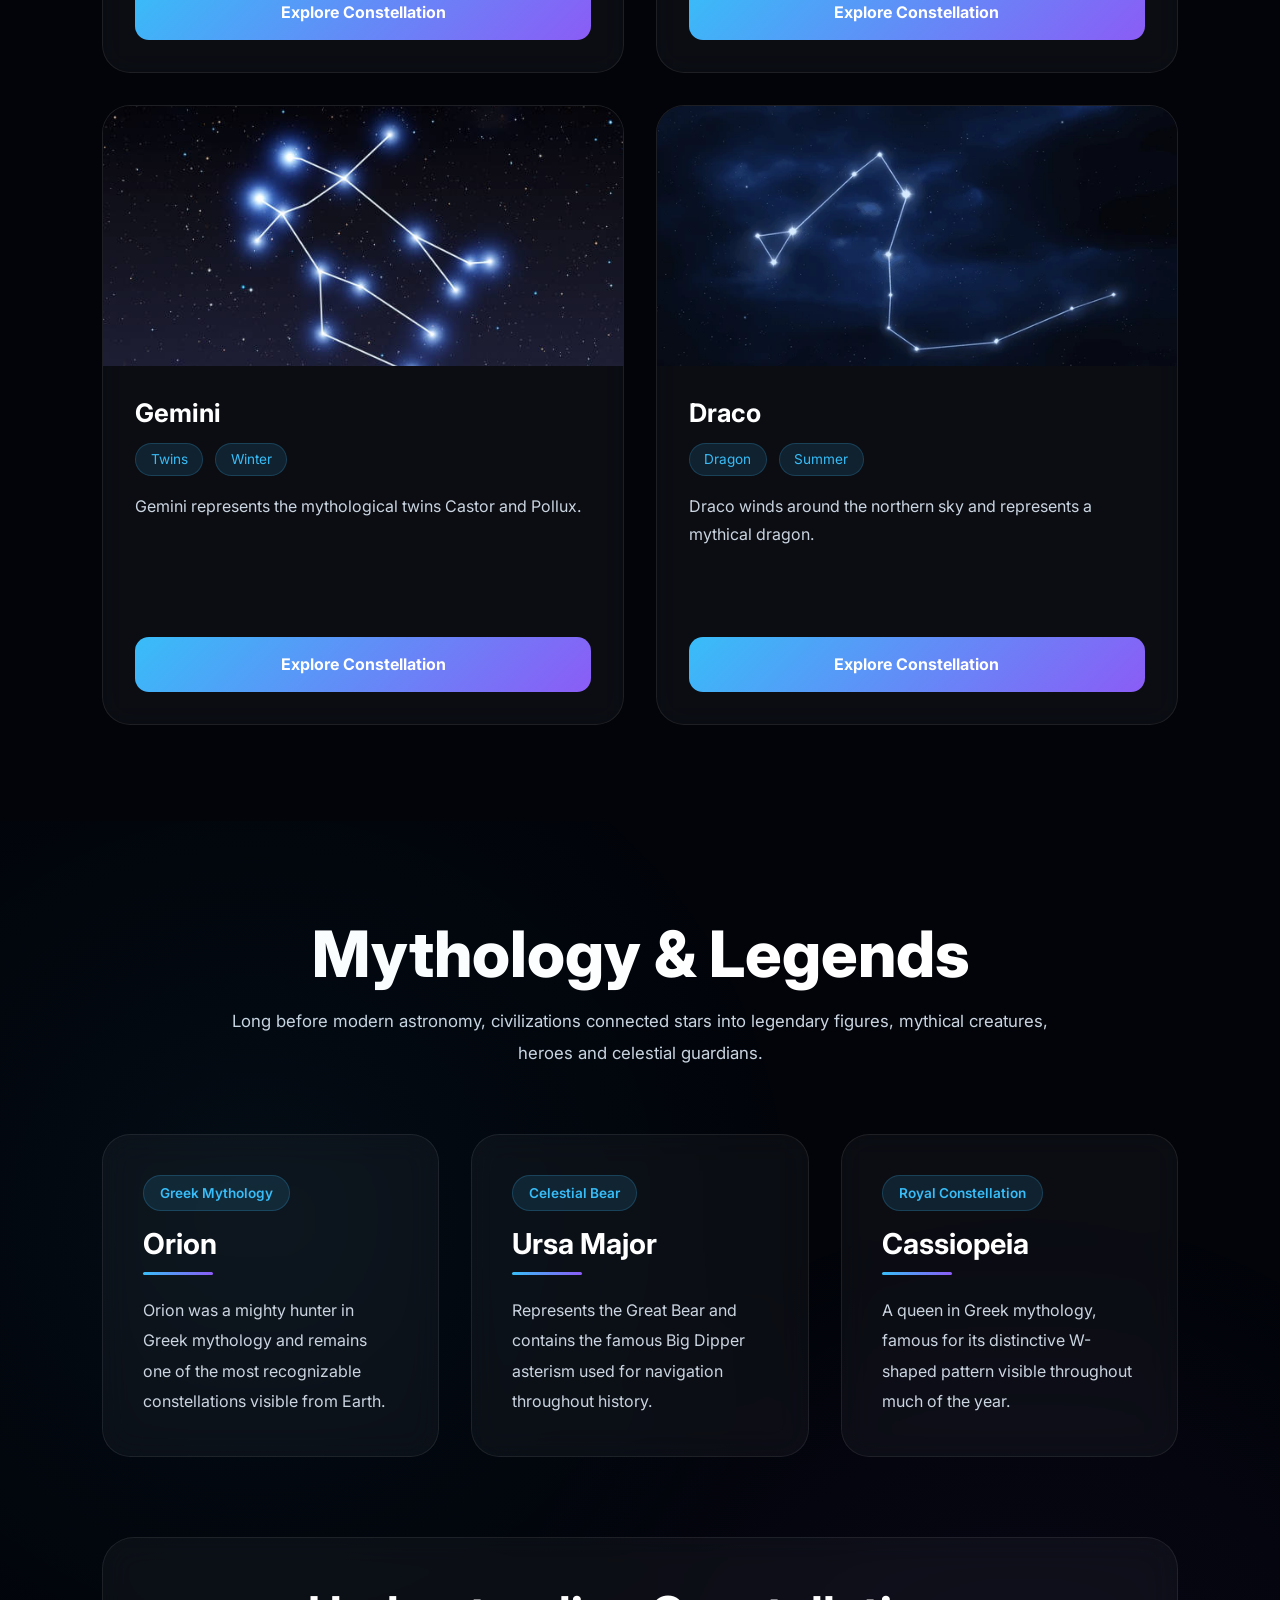
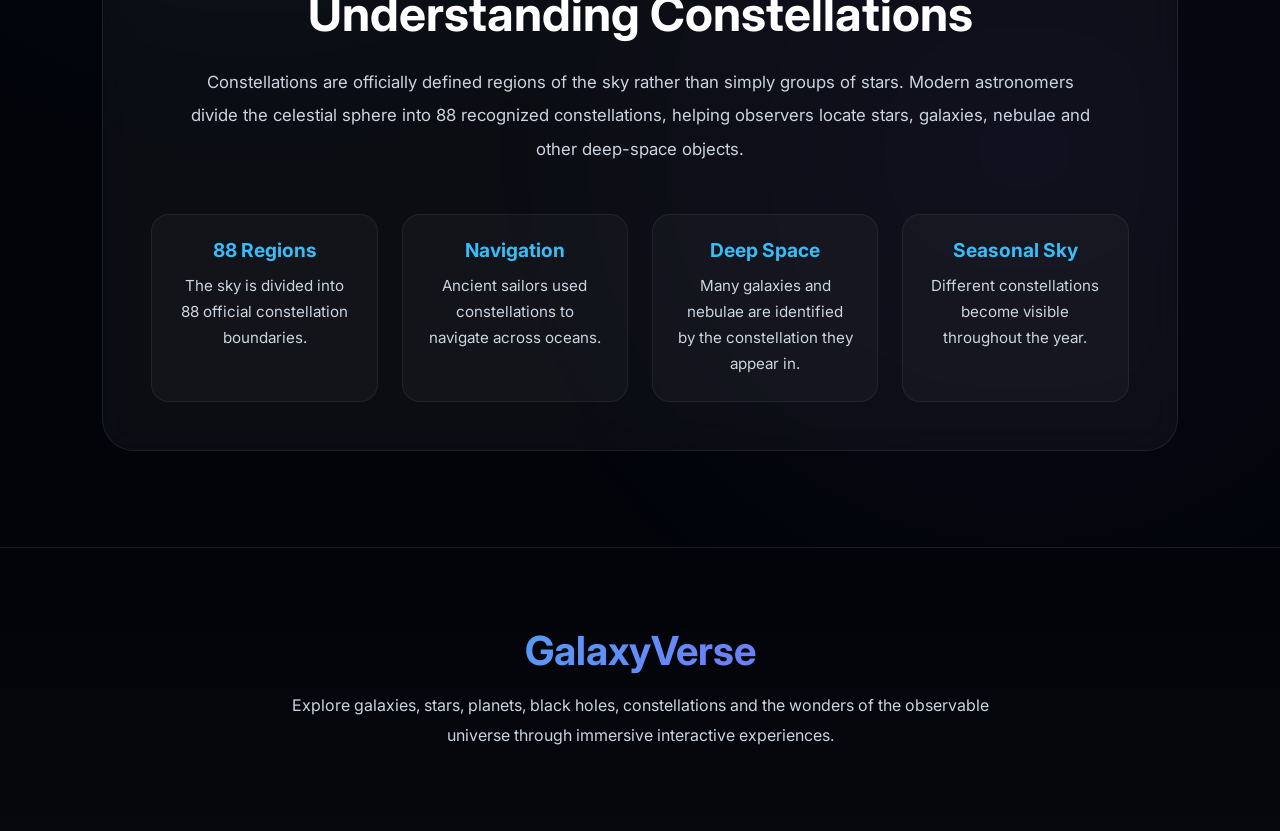
<file: pages/constellations.html>
<!DOCTYPE html>
<html lang="en">

<head>

    <meta charset="UTF-8">

    <meta
        name="viewport"
        content="width=device-width, initial-scale=1.0"
    >

    <meta
        name="description"
        content="GalaxyVerse Constellations Explorer - Discover ancient constellations, mythology, brightest stars and celestial navigation."
    >

    <title>

        Constellations Explorer | GalaxyVerse

    </title>

    <link
        rel="stylesheet"
        href="../css/main.css"
    >

    <link
        rel="stylesheet"
        href="../css/constellations.css"
    >

</head>

<body>

    <!-- ==========================================
         NAVBAR
    =========================================== -->

    <nav class="navbar">

        <div class="logo">

            GalaxyVerse

        </div>

        <div class="nav-links">

            <a href="../index.html">
                Home
            </a>

            <a href="galaxy.html">
                Galaxies
            </a>

            <a href="solar-system.html">
                Solar System
            </a>

            <a href="black-hole.html">
                Black Holes
            </a>

            <a
                href="constellations.html"
                class="active"
            >
                Constellations
            </a>

            <a href="timeline.html">
                Timeline
            </a>

            <a href="gallery.html">
                Gallery
            </a>

            <a href="about.html">
                About
            </a>

        </div>

        <button
            class="explore-btn"
            onclick="window.scrollTo({
                top:document.body.scrollHeight,
                behavior:'smooth'
            })"
        >

            Launch Mission

        </button>

    </nav>

    <!-- ==========================================
         HERO
    =========================================== -->

    <section class="constellation-hero">
        <div id="constellation-starfield"></div>

        <div class="hero-content">

            <div class="hero-badge">

                ✨ International Astronomical Observatory

            </div>

            <h1>

                Explore The

                <span class="gradient-text">

                    Night Sky

                </span>

            </h1>

            <p>

                Discover the ancient constellations
                that guided civilizations for thousands
                of years. Explore mythology,
                brightest stars, celestial coordinates,
                and the stories written across the sky.

            </p>

            <a
                href="#constellationContainer"
                class="hero-btn"
            >

                Start Exploring

            </a>

        </div>

        <div class="constellation-animation">

            <!-- NASA STARFIELD -->

            <div id="starfield"></div>

            <!-- NEBULA -->

            <div class="nebula nebula-1"></div>
            <div class="nebula nebula-2"></div>

            <!-- MILKY WAY -->

            <div class="milkyway-band"></div>

            <!-- SPACE GLOW -->

            <div class="space-haze"></div>

            <!-- CELESTIAL RING -->

            <div class="zodiac-ring"></div>

            <!-- MOON BLOOM -->

            <div class="moon-glow"></div>

            <!-- CYGNUS CONSTELLATION -->

            <svg
                class="hero-constellation"
                viewBox="0 0 1000 1000"
                preserveAspectRatio="xMidYMid meet"
            >
                            <!-- LEFT WING -->

                <circle class="star-md" cx="180" cy="520" r="10"></circle>
                <circle class="star-md" cx="300" cy="520" r="10"></circle>
                <circle class="star-lg" cx="420" cy="470" r="12"></circle>

                <!-- UPPER CENTER -->

                <circle class="star-lg" cx="440" cy="270" r="12"></circle>

                <!-- SADR -->

                <circle class="star-xl" cx="500" cy="400" r="18"></circle>

                <!-- NECK -->

                <circle class="star-lg" cx="620" cy="350" r="12"></circle>
                <circle class="star-md" cx="720" cy="220" r="10"></circle>

                <!-- HEAD -->

                <circle class="star-sm" cx="780" cy="170" r="8"></circle>

                <!-- BODY -->

                <circle class="star-lg" cx="560" cy="560" r="12"></circle>

                <!-- TAIL -->

                <circle class="star-xl" cx="680" cy="700" r="16"></circle>

                <!-- CONNECTIONS -->

                <line x1="180" y1="520" x2="300" y2="520"></line>
                <line x1="300" y1="520" x2="420" y2="470"></line>

                <line x1="420" y1="470" x2="500" y2="400"></line>
                <line x1="440" y1="270" x2="500" y2="400"></line>

                <line x1="500" y1="400" x2="620" y2="350"></line>
                <line x1="620" y1="350" x2="720" y2="220"></line>
                <line x1="720" y1="220" x2="780" y2="170"></line>

                <line x1="500" y1="400" x2="560" y2="560"></line>
                <line x1="560" y1="560" x2="680" y2="700"></line>

            </svg>

            <!-- FOREGROUND STARS -->

            <div class="particle p1"></div>
            <div class="particle p2"></div>
            <div class="particle p3"></div>
            <div class="particle p4"></div>

        </div>

    </section>

    <!-- ==========================================
         SKY FACTS
    =========================================== -->

    <section class="sky-facts">

        <div class="fact-card">

            <h2>88</h2>

            <p>

                Official Constellations
                Recognized By The IAU

            </p>

        </div>

        <div class="fact-card">

            <h2>48</h2>

            <p>

                Ancient Greek
                Constellations

            </p>

        </div>

        <div class="fact-card">

            <h2>IAU</h2>

            <p>

                International Astronomical
                Union Classification

            </p>

        </div>

        <div class="fact-card">

            <h2>360°</h2>

            <p>

                Complete Celestial
                Sphere Coverage

            </p>

        </div>

    </section>

    <!-- ==========================================
         SEARCH
    =========================================== -->

    <section class="search-section">

        <input
            type="text"
            id="constellationSearch"
            placeholder="Search constellations, stars, seasons..."
        >

    </section>

    <!-- ==========================================
         CONSTELLATION GRID
    =========================================== -->

    <section
        id="constellationContainer"
        class="constellation-grid"
    >

        <!-- NASA JS GENERATED CARDS -->

    </section>
        <!-- ==========================================
         MYTHOLOGY & LEGENDS
    =========================================== -->

    <section class="mythology-section">

        <h2 class="section-title">

            Mythology & Legends

        </h2>

        <p class="section-subtitle">

            Long before modern astronomy,
            civilizations connected stars into
            legendary figures, mythical creatures,
            heroes and celestial guardians.

        </p>

        <div class="mythology-grid">

            <div class="myth-card">

                <div class="legend-tag">

                    Greek Mythology

                </div>

                <h3>

                    Orion

                </h3>

                <p>

                    Orion was a mighty hunter in
                    Greek mythology and remains one
                    of the most recognizable constellations
                    visible from Earth.

                </p>

            </div>

            <div class="myth-card">

                <div class="legend-tag">

                    Celestial Bear

                </div>

                <h3>

                    Ursa Major

                </h3>

                <p>

                    Represents the Great Bear and
                    contains the famous Big Dipper
                    asterism used for navigation
                    throughout history.

                </p>

            </div>

            <div class="myth-card">

                <div class="legend-tag">

                    Royal Constellation

                </div>

                <h3>

                    Cassiopeia

                </h3>

                <p>

                    A queen in Greek mythology,
                    famous for its distinctive
                    W-shaped pattern visible
                    throughout much of the year.

                </p>

            </div>

        </div>

        <!-- EDUCATIONAL PANEL -->

        <div class="constellation-info-panel">

            <h2>

                Understanding Constellations

            </h2>

            <p>

                Constellations are officially defined
                regions of the sky rather than simply
                groups of stars. Modern astronomers
                divide the celestial sphere into
                88 recognized constellations, helping
                observers locate stars, galaxies,
                nebulae and other deep-space objects.

            </p>

            <div class="fact-strip">

                <div class="fact-item">

                    <h4>

                        88 Regions

                    </h4>

                    <p>

                        The sky is divided into
                        88 official constellation
                        boundaries.

                    </p>

                </div>

                <div class="fact-item">

                    <h4>

                        Navigation

                    </h4>

                    <p>

                        Ancient sailors used
                        constellations to navigate
                        across oceans.

                    </p>

                </div>

                <div class="fact-item">

                    <h4>

                        Deep Space

                    </h4>

                    <p>

                        Many galaxies and nebulae
                        are identified by the
                        constellation they appear in.

                    </p>

                </div>

                <div class="fact-item">

                    <h4>

                        Seasonal Sky

                    </h4>

                    <p>

                        Different constellations
                        become visible throughout
                        the year.

                    </p>

                </div>

            </div>

        </div>

    </section>
        <!-- ==========================================
         MODAL
    =========================================== -->

    <div
        class="modal"
        id="constellationModal"
    >

        <div class="modal-content">

            <span
                id="closeConstellationModal"
            >

                &times;

            </span>

            <div
                id="constellationModalBody"
            >

                <!-- JS GENERATED -->

            </div>

        </div>

    </div>

    <!-- ==========================================
         FOOTER
    =========================================== -->

    <footer>

        <div class="footer-content">

            <h2>

                GalaxyVerse

            </h2>

            <p>

                Explore galaxies, stars,
                planets, black holes,
                constellations and the
                wonders of the observable
                universe through immersive
                interactive experiences.

            </p>

        </div>

    </footer>

    <!-- ==========================================
         SCRIPTS
    =========================================== -->

    <script src="../js/constellations.js"></script>

</body>

</html>
</file>
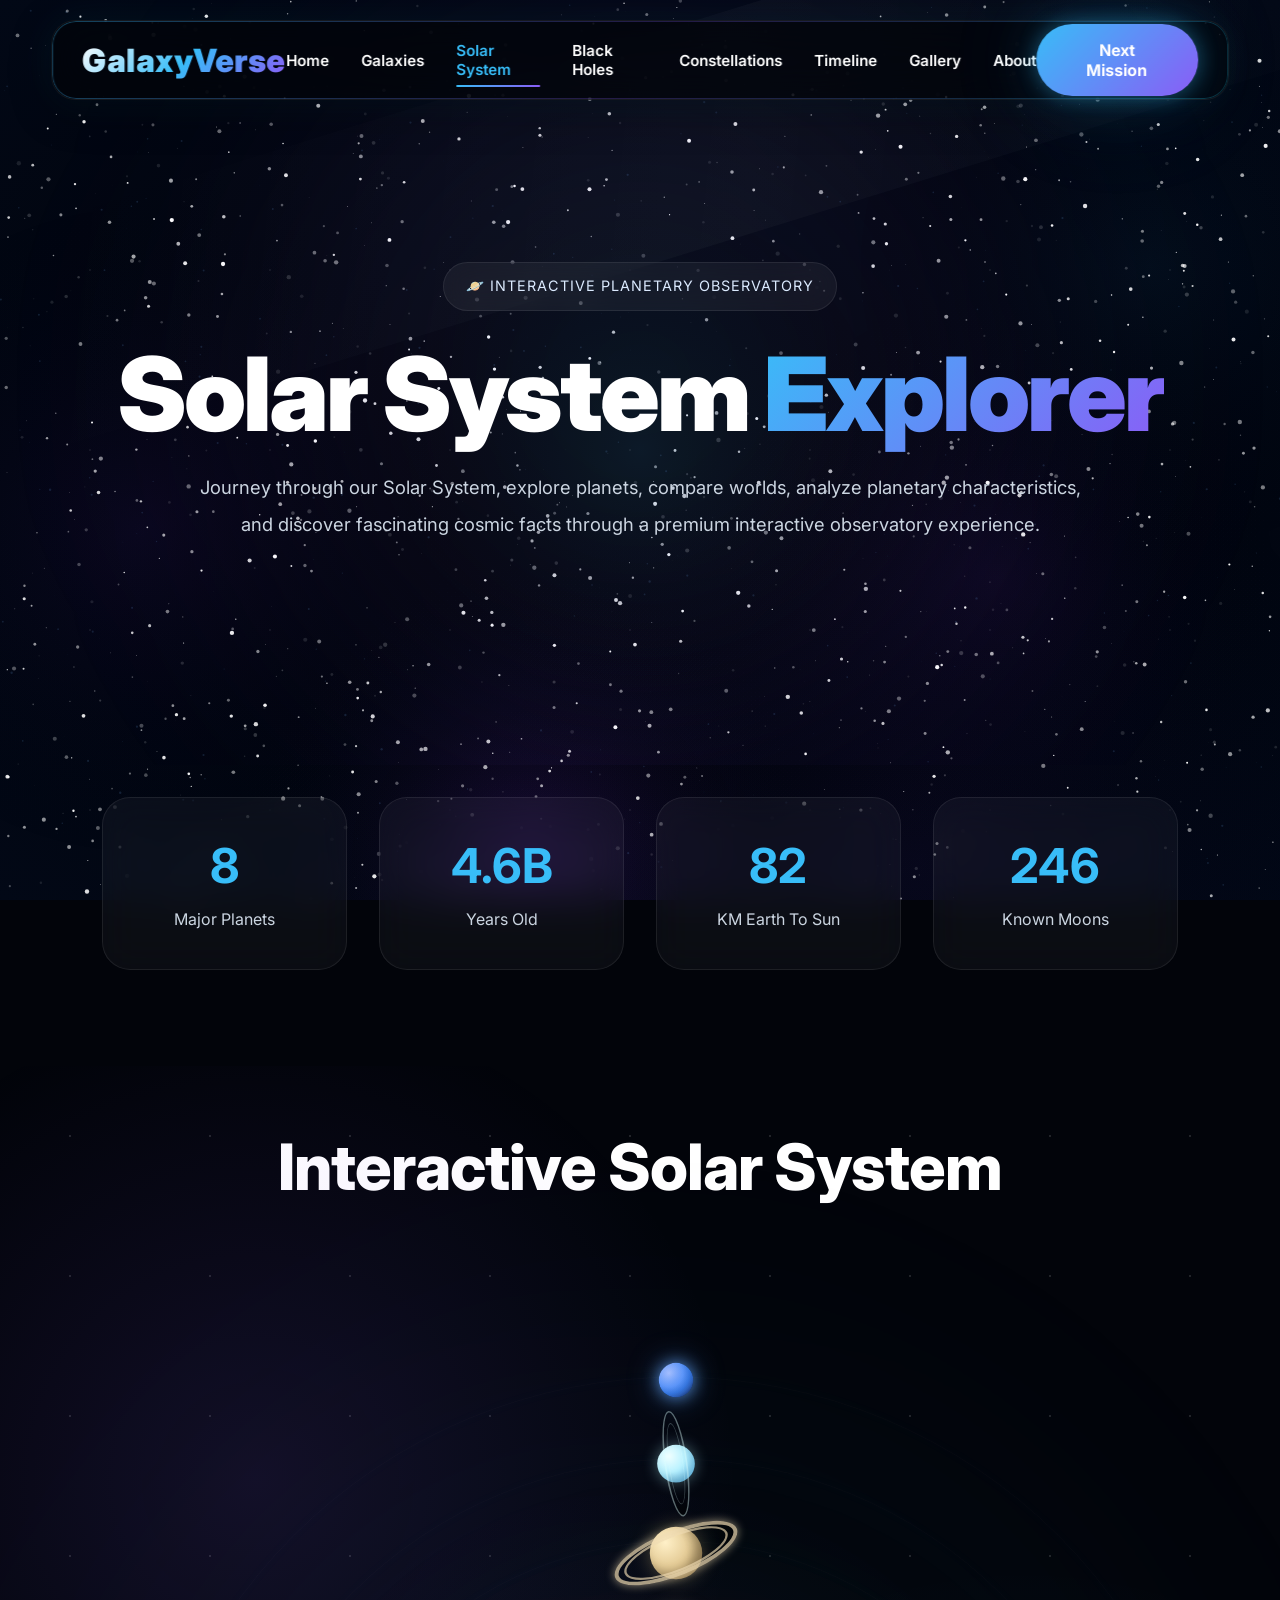
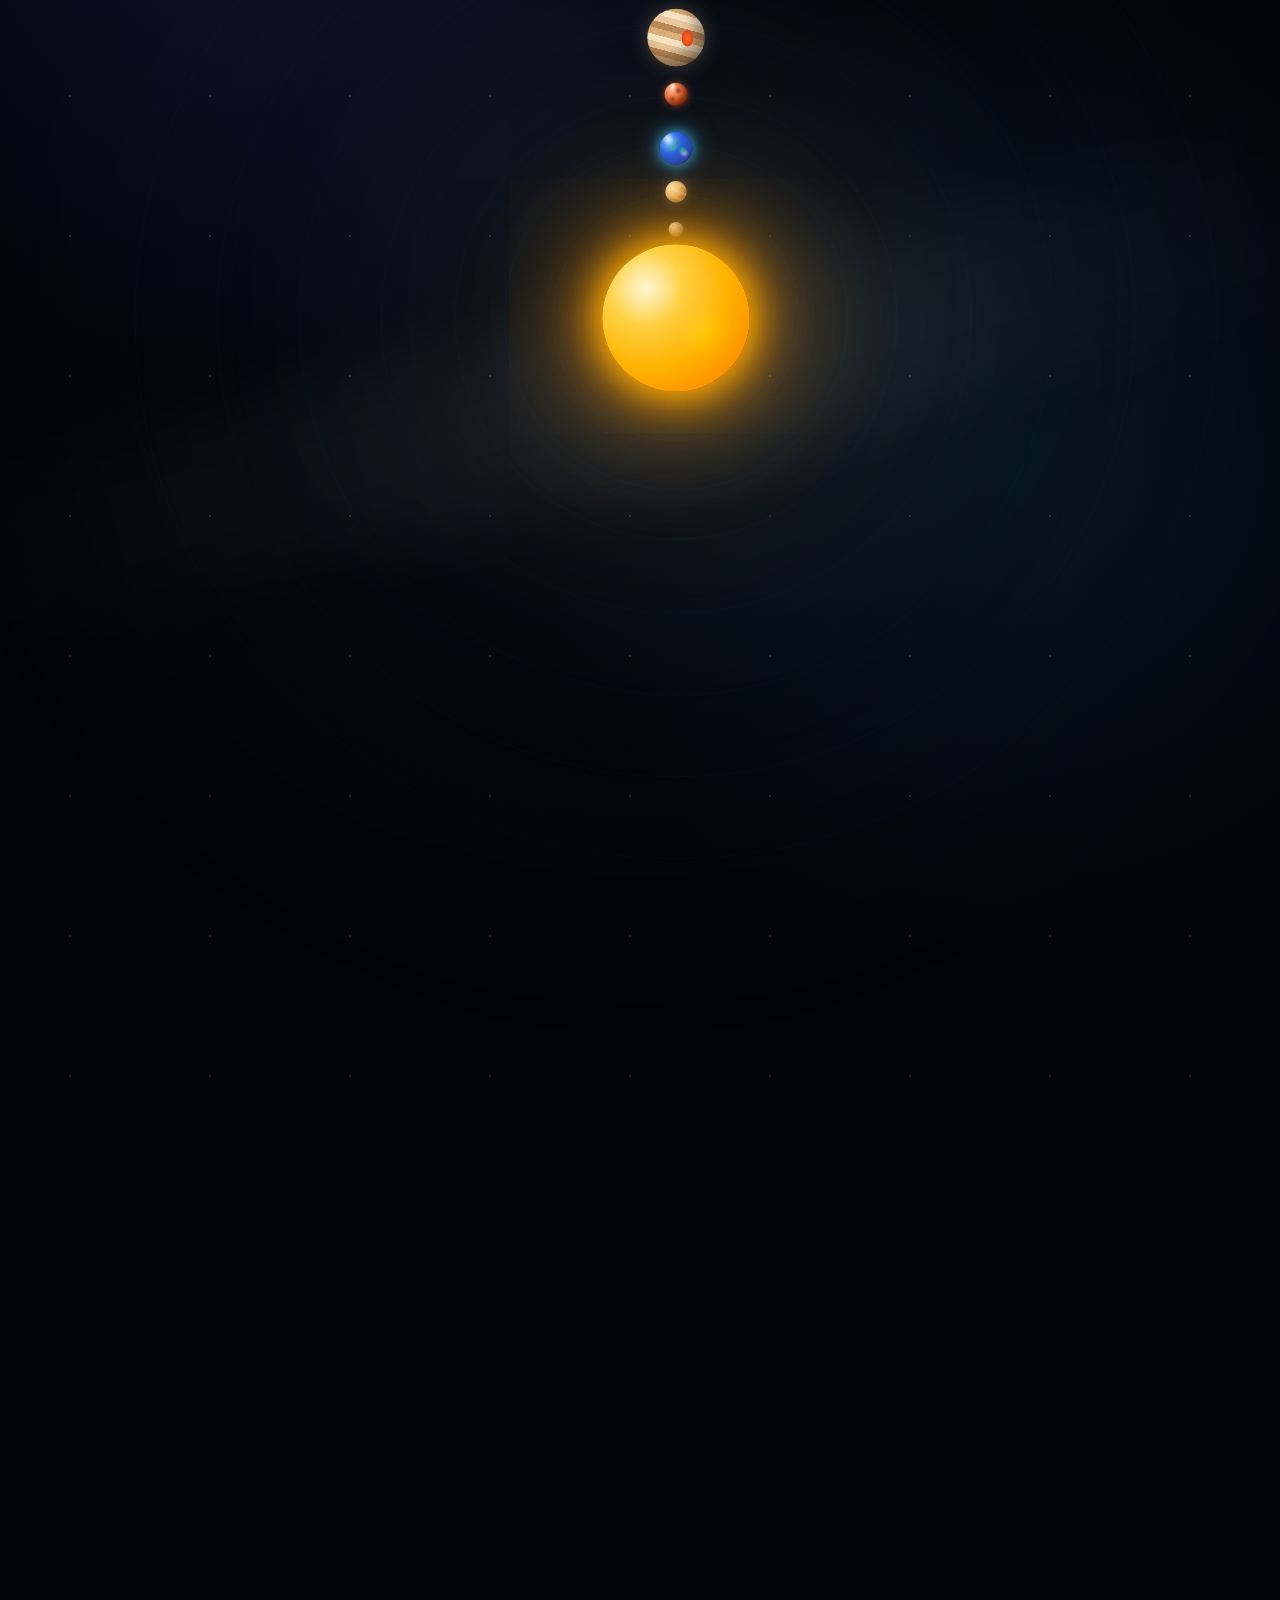
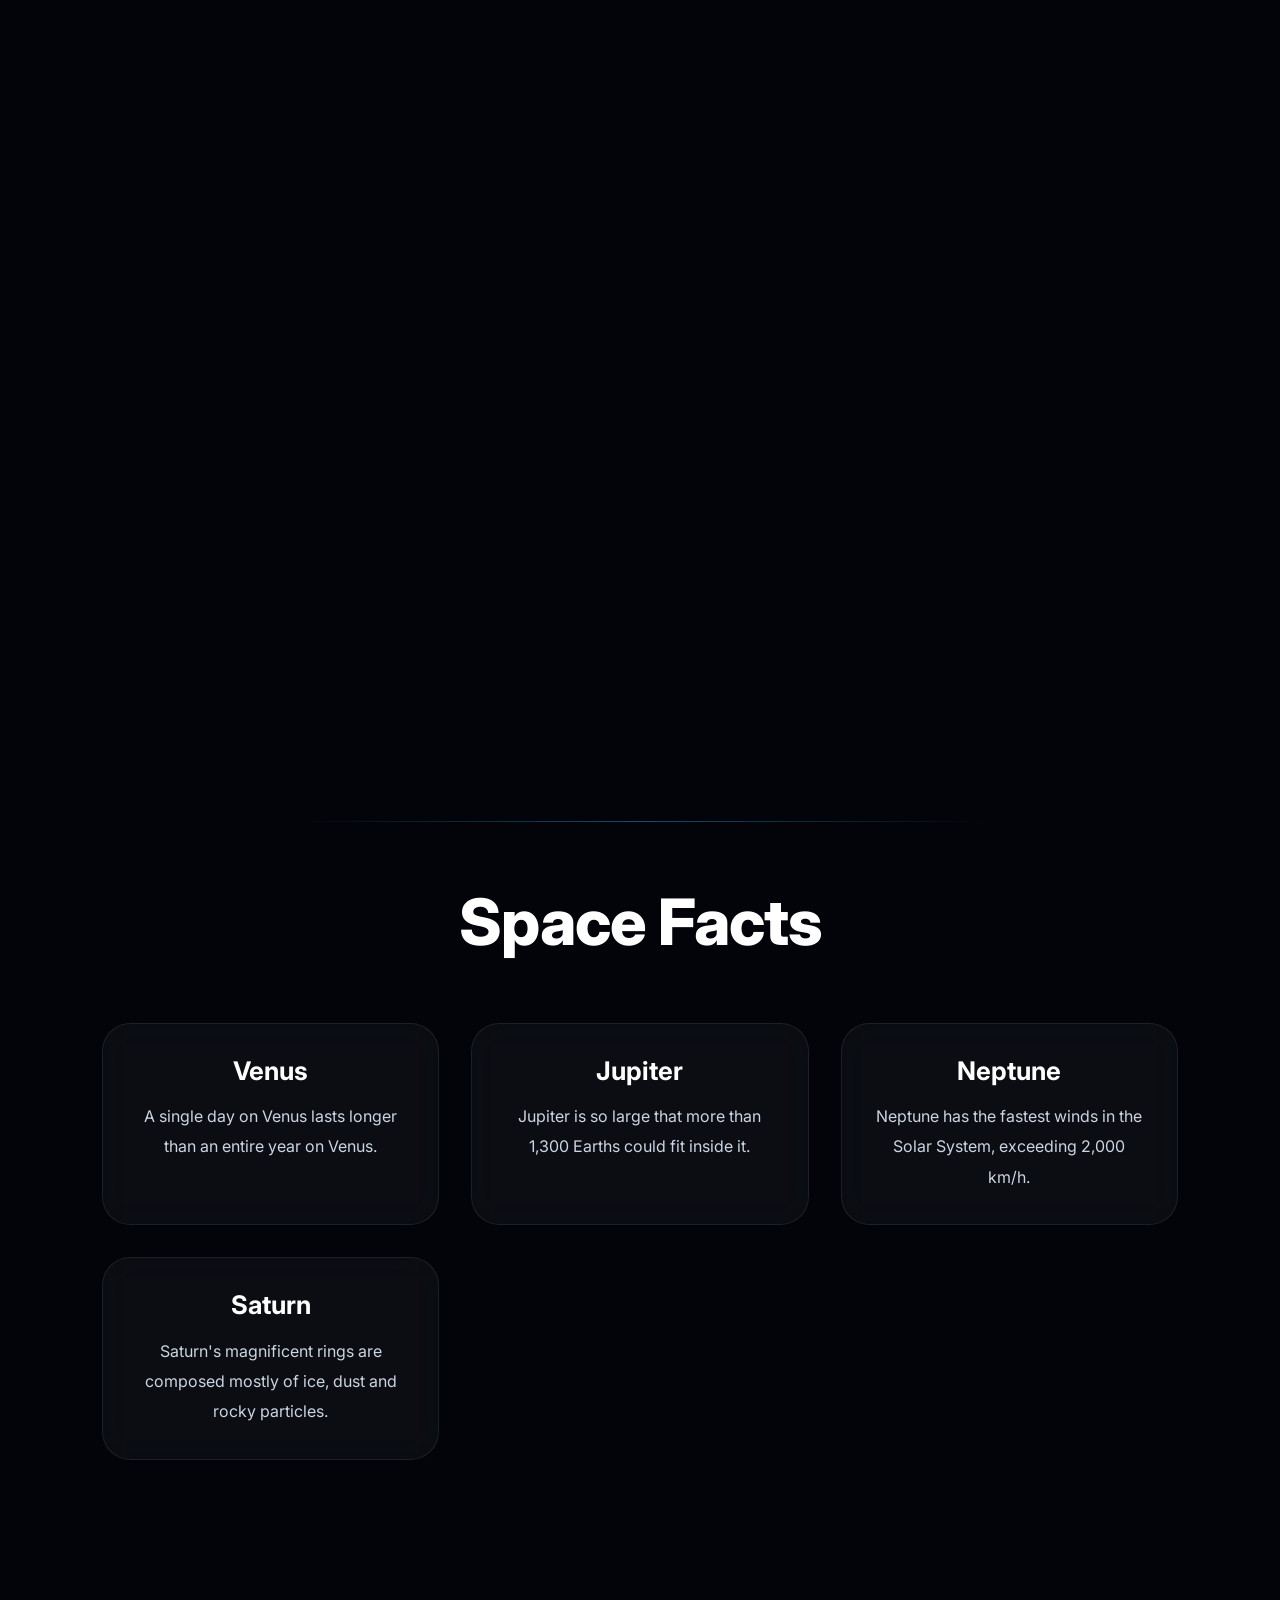
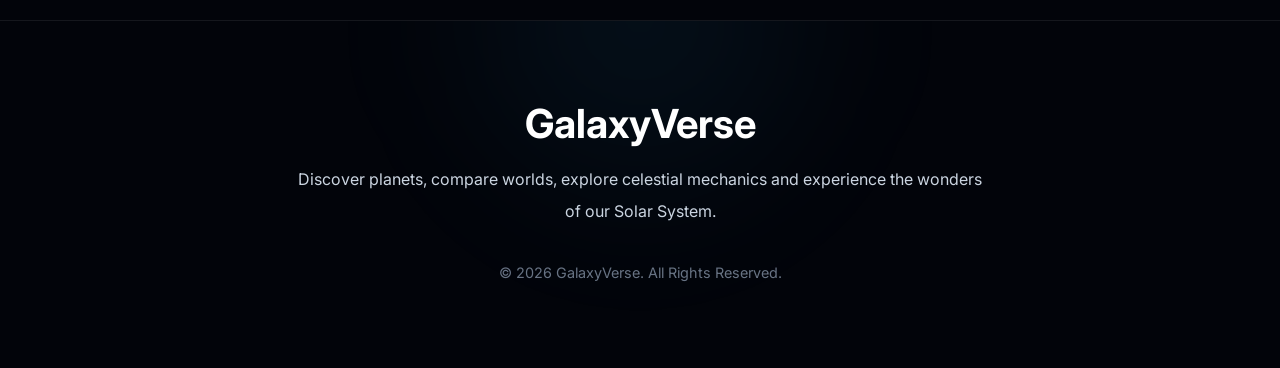
<file: pages/solar-system.html>
<!DOCTYPE html>
<html lang="en">

<head>

    <meta charset="UTF-8">

    <meta
        name="viewport"
        content="width=device-width, initial-scale=1.0"
    >

    <meta
        name="description"
        content="GalaxyVerse Solar System Explorer - Explore planets, compare worlds, discover space facts and experience a NASA-grade interactive Solar System."
    >

    <title>
        Solar System Explorer | GalaxyVerse
    </title>

    <link
        rel="stylesheet"
        href="../css/main.css"
    >

    <link
        rel="stylesheet"
        href="../css/planets.css"
    >

</head>

<body>

    <!-- ==========================================
         NAVBAR
    =========================================== -->

    <nav class="navbar">

        <div class="logo">

            GalaxyVerse

        </div>

        <div class="nav-links">

            <a href="../index.html">

                Home

            </a>

            <a href="galaxy.html">

                Galaxies

            </a>

            <a
                href="solar-system.html"
                class="active"
            >

                Solar System

            </a>

            <a href="black-hole.html">

                Black Holes

            </a>

            <a href="constellations.html">

                Constellations

            </a>

            <a href="timeline.html">

                Timeline

            </a>

            <a href="gallery.html">

                Gallery

            </a>

            <a href="about.html">

                About

            </a>

        </div>

        <button
            class="explore-btn"
            onclick="window.location.href='black-hole.html'"
        >

            Next Mission

        </button>

    </nav>

    <!-- ==========================================
         HERO
    =========================================== -->

    <section class="solar-hero">

        <div class="hero-content">

            <div class="hero-badge">

                🪐 INTERACTIVE PLANETARY OBSERVATORY

            </div>

            <h1>

                Solar System

                <span class="gradient-text">

                    Explorer

                </span>

            </h1>

            <p>

                Journey through our Solar System,
                explore planets, compare worlds,
                analyze planetary characteristics,
                and discover fascinating cosmic
                facts through a premium interactive
                observatory experience.

            </p>

        </div>

    </section>

    <!-- ==========================================
         STATS
    =========================================== -->

    <section class="planet-stats">

        <div class="stat-card">

            <h2>

                8

            </h2>

            <p>

                Major Planets

            </p>

        </div>

        <div class="stat-card">

            <h2>

                4.6B

            </h2>

            <p>

                Years Old

            </p>

        </div>

        <div class="stat-card">

            <h2>

                150M

            </h2>

            <p>

                KM Earth To Sun

            </p>

        </div>

        <div class="stat-card">

            <h2>

                290+

            </h2>

            <p>

                Known Moons

            </p>

        </div>

    </section>

    <!-- ==========================================
         SOLAR SYSTEM VISUALIZATION
    =========================================== -->

    <section class="solar-visual">

        <div class="milkyway-band"></div>

        <div class="cosmic-haze"></div>

        <h2 class="section-title">

            Interactive Solar System

        </h2>

        <div class="solar-system">

            <div class="sun"></div>

            <div class="orbit orbit-1">
                <div class="planet mercury"></div>
            </div>

            <div class="orbit orbit-2">
                <div class="planet venus"></div>
            </div>

            <div class="orbit orbit-3">
                <div class="planet earth"></div>
            </div>

            <div class="orbit orbit-4">
                <div class="planet mars"></div>
            </div>

            <div class="orbit orbit-5">
                <div class="planet jupiter"></div>
            </div>

            <div class="orbit orbit-6">
                <div class="planet saturn"></div>
            </div>

            <div class="orbit orbit-7">
                <div class="planet uranus"></div>
            </div>

            <div class="orbit orbit-8">
                <div class="planet neptune"></div>
            </div>

        </div>

    </section>

    <!-- ==========================================
         SEARCH
    =========================================== -->

    <section class="controls-section">

        <input
            type="text"
            id="planetSearch"
            placeholder="Search planets, types, worlds..."
        >

    </section>

    <!-- ==========================================
         PLANET DATABASE
    =========================================== -->

    <section>

        <h2 class="section-title">

            Planet Database

        </h2>

        <div
            id="planetContainer"
            class="planet-grid"
        >

            <!-- Generated By JS -->

        </div>

    </section>

    <!-- ==========================================
         PLANET COMPARISON
    =========================================== -->

    <section class="comparison-section">

        <h2 class="section-title">

            Planet Comparison

        </h2>

        <div class="comparison-grid">

            <div class="compare-card">

                <h3>

                    Earth

                </h3>

                <p>

                    Diameter:
                    12,742 km

                </p>

                <p>

                    Moons:
                    1

                </p>

                <p>

                    Surface:
                    Rocky

                </p>

            </div>

            <div class="compare-card">

                <h3>

                    Jupiter

                </h3>

                <p>

                    Diameter:
                    139,820 km

                </p>

                <p>

                    Moons:
                    95+

                </p>

                <p>

                    Surface:
                    Gas Giant

                </p>

            </div>

            <div class="compare-card">

                <h3>

                    Neptune

                </h3>

                <p>

                    Diameter:
                    49,244 km

                </p>

                <p>

                    Moons:
                    14

                </p>

                <p>

                    Surface:
                    Ice Giant

                </p>

            </div>

        </div>

    </section>

    <!-- ==========================================
         SPACE FACTS
    =========================================== -->

    <section class="facts-section">

        <h2 class="section-title">

            Space Facts

        </h2>

        <div class="facts-grid">

            <div class="fact-card">

                <h3>

                    Venus

                </h3>

                <p>

                    A single day on Venus lasts
                    longer than an entire year
                    on Venus.

                </p>

            </div>

            <div class="fact-card">

                <h3>

                    Jupiter

                </h3>

                <p>

                    Jupiter is so large that
                    more than 1,300 Earths
                    could fit inside it.

                </p>

            </div>

            <div class="fact-card">

                <h3>

                    Neptune

                </h3>

                <p>

                    Neptune has the fastest
                    winds in the Solar System,
                    exceeding 2,000 km/h.

                </p>

            </div>

            <div class="fact-card">

                <h3>

                    Saturn

                </h3>

                <p>

                    Saturn's magnificent rings
                    are composed mostly of ice,
                    dust and rocky particles.

                </p>

            </div>

        </div>

    </section>

    <!-- ==========================================
         MODAL
    =========================================== -->

    <div
        id="planetModal"
        class="modal"
    >

        <div class="modal-content">

            <span id="closePlanetModal">

                &times;

            </span>

            <div id="planetModalBody">

            </div>

        </div>

    </div>

    <!-- ==========================================
         FOOTER
    =========================================== -->

    <footer>

        <h2>

            GalaxyVerse

        </h2>

        <p>

            Discover planets, compare worlds,
            explore celestial mechanics and
            experience the wonders of our
            Solar System.

        </p>

        <p class="copyright">

            © 2026 GalaxyVerse.
            All Rights Reserved.

        </p>

    </footer>

    <!-- ==========================================
         SCRIPTS
    =========================================== -->

    <script src="../js/particles.js"></script>

    <script src="../js/animations.js"></script>

    <script src="../js/main.js"></script>

    <script src="../js/planets.js"></script>

</body>

</html>
</file>
<file: css/main.css>
@import url("./variables.css");
@import url("./navbar.css");
@import url("./hero.css");
@import url("./galaxy.css");

/* ==========================================
   GOOGLE FONT
========================================== */

@import url('https://fonts.googleapis.com/css2?family=Inter:wght@300;400;500;600;700;800;900&display=swap');

/* ==========================================
   RESET
========================================== */

*,
*::before,
*::after{
    margin:0;
    padding:0;
    box-sizing:border-box;
}

html{
    scroll-behavior:smooth;
    scroll-padding-top:100px;
}

body{
    background:var(--bg-primary);
    color:var(--text-primary);
    font-family:var(--font-primary);
    overflow-x:hidden;
    min-height:100vh;
    position:relative;
}

/* ==========================================
   COSMIC BACKGROUND
========================================== */

body::before{
    content:"";

    position:fixed;

    inset:0;

    background:

        radial-gradient(
            circle at 15% 20%,
            rgba(56,189,248,.12),
            transparent 35%
        ),

        radial-gradient(
            circle at 85% 25%,
            rgba(139,92,246,.12),
            transparent 35%
        ),

        radial-gradient(
            circle at 50% 80%,
            rgba(34,211,238,.08),
            transparent 40%
        );

    pointer-events:none;

    z-index:-4;
}



/* ==========================================
   CANVAS
========================================== */

canvas{
    position:fixed;
    inset:0;

    width:100%;
    height:100%;

    z-index:var(--z-stars);

    pointer-events:none;
}

/* ==========================================
   GLOBAL ELEMENTS
========================================== */

img{
    max-width:100%;
    display:block;
}

a{
    color:inherit;
    text-decoration:none;
}

button,
input,
textarea,
select{
    font:inherit;
}

button{
    cursor:pointer;
}

/* ==========================================
   SECTIONS
========================================== */

section{
    position:relative;
    width:100%;
    padding:var(--section-padding) 8%;
    z-index:var(--z-content);
}

.container{
    width:100%;
    max-width:var(--container-width);
    margin:auto;
}

/* ==========================================
   TYPOGRAPHY
========================================== */

h1,
h2,
h3,
h4,
h5,
h6{
    font-family:var(--font-heading);
    font-weight:700;
    line-height:1.15;
}

.section-title{
    font-size:clamp(2.5rem,5vw,4rem);
    text-align:center;
    margin-bottom:1rem;
    font-weight:800;
}

.section-subtitle{
    max-width:850px;
    margin:0 auto 4rem;

    text-align:center;

    color:var(--text-secondary);

    line-height:1.9;

    font-size:1.05rem;
}

/* ==========================================
   GRADIENT TEXT
========================================== */

.gradient-text{
    background:var(--gradient-primary);

    -webkit-background-clip:text;
    -webkit-text-fill-color:transparent;

    background-clip:text;
}

/* ==========================================
   BUTTON SYSTEM
========================================== */

.btn,
.primary-btn,
.hero-btn,
.explore-btn{

    position:relative;

    display:inline-flex;

    align-items:center;
    justify-content:center;

    gap:.75rem;

    padding:1rem 2rem;

    border:none;

    border-radius:var(--radius-full);

    transition:var(--transition);

    overflow:hidden;
}

.btn-primary,
.primary-btn,
.hero-btn{

    background:var(--gradient-primary);

    color:white;

    box-shadow:var(--glow-blue);
}

.btn-primary:hover,
.primary-btn:hover,
.hero-btn:hover{

    transform:
        translateY(-5px);

    box-shadow:
        var(--glow-blue),
        var(--shadow-lg);
}

.btn-secondary,
.secondary-btn{

    background:rgba(255,255,255,.05);

    border:1px solid var(--border);

    color:white;

    backdrop-filter:var(--glass-blur);
}

.btn-secondary:hover,
.secondary-btn:hover{

    border-color:var(--primary);

    color:var(--primary);

    transform:
        translateY(-4px);
}

/* ==========================================
   GLASS CARD SYSTEM
========================================== */

.card,
.stat-card,
.feature-card,
.fact-card{

    position:relative;

    background:var(--glass-bg);

    border:var(--glass-border);

    backdrop-filter:var(--glass-blur);

    border-radius:var(--radius-lg);

    overflow:hidden;

    transition:var(--transition);
}

.card::before,
.stat-card::before,
.feature-card::before,
.fact-card::before{

    content:"";

    position:absolute;

    inset:0;

    background:

        linear-gradient(
            135deg,
            rgba(255,255,255,.08),
            transparent
        );

    opacity:0;

    transition:var(--transition);
}

.card:hover,
.stat-card:hover,
.feature-card:hover,
.fact-card:hover{

    transform:
        translateY(-10px);

    border-color:var(--border-hover);

    box-shadow:var(--shadow-lg);
}

.card:hover::before,
.stat-card:hover::before,
.feature-card:hover::before,
.fact-card:hover::before{

    opacity:1;
}

/* ==========================================
   GRID SYSTEM
========================================== */

.grid{
    display:grid;
    gap:2rem;
}

/* ==========================================
   GLASS PANEL
========================================== */

.glass-panel{

    background:var(--glass-bg);

    border:var(--glass-border);

    backdrop-filter:var(--glass-blur);

    border-radius:var(--radius-lg);
}

/* ==========================================
   UTILITIES
========================================== */

.text-center{
    text-align:center;
}

.mt-2{
    margin-top:2rem;
}

.mt-4{
    margin-top:4rem;
}

.mt-6{
    margin-top:6rem;
}

.mb-2{
    margin-bottom:2rem;
}

.mb-4{
    margin-bottom:4rem;
}

.mb-6{
    margin-bottom:6rem;
}

.hidden{
    display:none;
}

/* ==========================================
   SCROLLBAR
========================================== */

::-webkit-scrollbar{
    width:12px;
}

::-webkit-scrollbar-track{
    background:#02040a;
}

::-webkit-scrollbar-thumb{

    background:

        linear-gradient(
            180deg,
            var(--primary),
            var(--secondary)
        );

    border-radius:999px;
}

::-webkit-scrollbar-thumb:hover{
    background:
        linear-gradient(
            180deg,
            var(--accent),
            var(--secondary)
        );
}

/* ==========================================
   TEXT SELECTION
========================================== */

::selection{
    background:var(--primary);
    color:white;
}

/* ==========================================
   FOCUS STATES
========================================== */

a:focus-visible,
button:focus-visible,
input:focus-visible,
select:focus-visible{

    outline:2px solid var(--primary);

    outline-offset:3px;
}

/* ==========================================
   RESPONSIVE
========================================== */

@media(max-width:992px){

    section{
        padding:5rem 6%;
    }

}

@media(max-width:768px){

    section{
        padding:4.5rem 5%;
    }

    .section-title{
        font-size:2.4rem;
    }

    .section-subtitle{
        margin-bottom:3rem;
    }

}

@media(max-width:576px){

    .section-title{
        font-size:2rem;
    }

    .section-subtitle{
        font-size:.95rem;
    }

}
</file>
<file: css/about.css>
/* ==========================================
   ABOUT HERO
========================================== */

.about-hero{

    position:relative;

    min-height:100vh;

    display:flex;

    justify-content:space-between;
    align-items:center;

    gap:5rem;

    padding:
        140px
        8%
        100px;

    overflow:hidden;

    background:

        radial-gradient(
            circle at top,
            #08101d 0%,
            #030712 45%,
            #000000 100%
        );
}

/* ==========================================
   STARFIELD
========================================== */

#about-starfield{

    position:absolute;

    inset:0;

    overflow:hidden;

    z-index:1;
}

.about-star{

    position:absolute;

    border-radius:50%;

    background:white;

    animation:
        starTwinkle
        var(--twinkle)
        ease-in-out infinite;
}

@keyframes starTwinkle{

    0%,100%{

        opacity:.15;
    }

    50%{

        opacity:1;
    }
}

/* ==========================================
   COSMIC OVERLAY
========================================== */

.about-hero::before{

    content:"";

    position:absolute;

    width:900px;
    height:900px;

    top:-300px;
    left:-250px;

    border-radius:50%;

    background:

        radial-gradient(
            circle,
            rgba(59,130,246,.12),
            transparent 70%
        );

    filter:
        blur(80px);

    animation:
        nebulaFloat 18s ease-in-out infinite;
}

.about-hero::after{

    content:"";

    position:absolute;

    width:700px;
    height:700px;

    right:-200px;
    bottom:-200px;

    border-radius:50%;

    background:

        radial-gradient(
            circle,
            rgba(139,92,246,.15),
            transparent 70%
        );

    filter:
        blur(80px);

    animation:
        nebulaFloatReverse 24s ease-in-out infinite;
}

@keyframes nebulaFloat{

    0%,100%{

        transform:
            translate(0,0);
    }

    50%{

        transform:
            translate(50px,-40px);
    }
}

@keyframes nebulaFloatReverse{

    0%,100%{

        transform:
            translate(0,0);
    }

    50%{

        transform:
            translate(-50px,40px);
    }
}

/* ==========================================
   HERO CONTENT
========================================== */

.hero-content{

    position:relative;

    flex:1;

    max-width:700px;

    z-index:10;
}

.hero-tag{

    display:inline-flex;

    align-items:center;

    gap:.5rem;

    padding:
        12px
        24px;

    margin-bottom:25px;

    border-radius:999px;

    background:

        rgba(255,255,255,.05);

    border:

        1px solid
        rgba(255,255,255,.08);

    color:#60a5fa;

    backdrop-filter:
        blur(20px);
}

.hero-content h1{

    font-size:
        clamp(
            3.5rem,
            7vw,
            6rem
        );

    line-height:1.05;

    margin-bottom:25px;

    font-weight:900;
}

.gradient-text{

    background:

        linear-gradient(
            135deg,
            #60a5fa,
            #8b5cf6,
            #22d3ee
        );

    background-size:300% 300%;

    animation:
        gradientShift 8s ease infinite;

    -webkit-background-clip:text;
    -webkit-text-fill-color:transparent;
}

@keyframes gradientShift{

    0%{

        background-position:0% 50%;
    }

    50%{

        background-position:100% 50%;
    }

    100%{

        background-position:0% 50%;
    }
}

.hero-content p{

    font-size:1.15rem;

    color:#cbd5e1;

    line-height:1.9;

    margin-bottom:35px;

    max-width:650px;
}

.hero-btn{

    display:inline-flex;

    align-items:center;
    justify-content:center;

    padding:
        18px
        36px;

    border-radius:999px;

    color:white;

    font-weight:700;

    background:

        linear-gradient(
            135deg,
            #3b82f6,
            #8b5cf6
        );

    box-shadow:

        0 10px 40px
        rgba(59,130,246,.3);

    transition:.4s ease;
}

.hero-btn:hover{

    transform:
        translateY(-6px);
}
/* ==========================================
   HERO VISUAL
========================================== */

.hero-visual{

    position:relative;

    width:550px;
    height:550px;

    display:flex;

    justify-content:center;
    align-items:center;

    flex-shrink:0;

    z-index:10;
}

/* ==========================================
   COSMIC GLOW
========================================== */

.cosmic-glow{

    position:absolute;

    width:650px;
    height:650px;

    border-radius:50%;

    background:

        radial-gradient(
            circle,
            rgba(59,130,246,.12),
            transparent 70%
        );

    filter:blur(80px);

    z-index:-1;
}

/* ==========================================
   GALAXY CORE
========================================== */

.galaxy-core{

    position:absolute;

    width:90px;
    height:90px;

    border-radius:50%;

    background:

        radial-gradient(
            circle,
            #ffffff 0%,
            #60a5fa 40%,
            #2563eb 100%
        );

    box-shadow:

        0 0 40px rgba(255,255,255,.8),

        0 0 80px rgba(96,165,250,.8),

        0 0 180px rgba(96,165,250,.5);

    animation:
        galaxyPulse 5s ease-in-out infinite;
}

@keyframes galaxyPulse{

    0%,100%{

        transform:
            scale(1);
    }

    50%{

        transform:
            scale(1.15);
    }
}

/* ==========================================
   ORBITS
========================================== */

.orbit{

    position:absolute;

    border-radius:50%;

    border:

        1px solid
        rgba(255,255,255,.08);

    left:50%;
    top:50%;

    transform:
        translate(-50%,-50%);
}

.orbit-1{

    width:180px;
    height:180px;

    animation:
        orbitRotate 25s linear infinite;
}

.orbit-2{

    width:280px;
    height:280px;

    animation:
        orbitRotateReverse 40s linear infinite;
}

.orbit-3{

    width:390px;
    height:390px;

    animation:
        orbitRotate 60s linear infinite;
}

.orbit-4{

    width:520px;
    height:520px;

    animation:
        orbitRotateReverse 90s linear infinite;
}

@keyframes orbitRotate{

    from{

        transform:
            translate(-50%,-50%)
            rotate(0deg);
    }

    to{

        transform:
            translate(-50%,-50%)
            rotate(360deg);
    }
}

@keyframes orbitRotateReverse{

    from{

        transform:
            translate(-50%,-50%)
            rotate(360deg);
    }

    to{

        transform:
            translate(-50%,-50%)
            rotate(0deg);
    }
}

/* ==========================================
   ORBIT PLANETS
========================================== */

.orbit::before{

    content:"";

    position:absolute;

    top:-10px;
    left:50%;

    transform:
        translateX(-50%);

    border-radius:50%;
}

.orbit-1::before{

    width:18px;
    height:18px;

    background:#60a5fa;

    box-shadow:
        0 0 20px #60a5fa;
}

.orbit-2::before{

    width:22px;
    height:22px;

    background:#8b5cf6;

    box-shadow:
        0 0 25px #8b5cf6;
}

.orbit-3::before{

    width:28px;
    height:28px;

    background:#22d3ee;

    box-shadow:
        0 0 30px #22d3ee;
}

.orbit-4::before{

    width:36px;
    height:36px;

    background:#f59e0b;

    box-shadow:
        0 0 35px #f59e0b;
}

/* ==========================================
   FLOATING PLANETS
========================================== */

.floating-planet{

    position:absolute;

    border-radius:50%;
}

.floating-planet.one{

    width:70px;
    height:70px;

    top:40px;
    left:30px;

    background:

        radial-gradient(
            circle at 30% 30%,
            #ffffff,
            #60a5fa
        );

    animation:
        floatPlanet 10s ease-in-out infinite;
}

.floating-planet.two{

    width:95px;
    height:95px;

    right:20px;
    bottom:70px;

    background:

        radial-gradient(
            circle at 30% 30%,
            #ffffff,
            #8b5cf6
        );

    animation:
        floatPlanetReverse 14s ease-in-out infinite;
}

@keyframes floatPlanet{

    0%,100%{

        transform:
            translateY(0);
    }

    50%{

        transform:
            translateY(-25px);
    }
}

@keyframes floatPlanetReverse{

    0%,100%{

        transform:
            translateY(0);
    }

    50%{

        transform:
            translateY(30px);
    }
}
/* ==========================================
   COMMON SECTION STYLES
========================================== */

.section-title{

    text-align:center;

    font-size:
        clamp(
            2.5rem,
            5vw,
            4rem
        );

    margin-bottom:1.5rem;

    font-weight:800;
}

.section-description{

    max-width:900px;

    margin:auto;

    text-align:center;

    color:#cbd5e1;

    line-height:1.9;

    font-size:1.05rem;
}

/* ==========================================
   MISSION SECTION
========================================== */

.mission-section{

    position:relative;

    padding:
        8rem
        8%;
}

.mission-content{

    max-width:1100px;

    margin:auto;

    text-align:center;
}

.mission-card{

    margin-top:4rem;

    padding:
        3rem;

    border-radius:32px;

    background:

        rgba(
            255,
            255,
            255,
            .04
        );

    border:

        1px solid
        rgba(
            255,
            255,
            255,
            .08
        );

    backdrop-filter:
        blur(20px);

    transition:.4s ease;
}

.mission-card:hover{

    transform:
        translateY(-8px);

    border-color:

        rgba(
            96,
            165,
            250,
            .35
        );

    box-shadow:

        0 20px 60px
        rgba(
            59,
            130,
            246,
            .15
        );
}

.mission-card p{

    color:#cbd5e1;

    line-height:2;

    font-size:1.05rem;
}

/* ==========================================
   STATS SECTION
========================================== */

.stats-section{

    position:relative;

    display:grid;

    grid-template-columns:

        repeat(
            auto-fit,
            minmax(
                240px,
                1fr
            )
        );

    gap:2rem;

    padding:
        2rem
        8%
        8rem;
}

/* ==========================================
   STAT CARD
========================================== */

.stat-card{

    position:relative;

    text-align:center;

    padding:
        2.5rem;

    border-radius:28px;

    background:

        rgba(
            255,
            255,
            255,
            .04
        );

    border:

        1px solid
        rgba(
            255,
            255,
            255,
            .08
        );

    backdrop-filter:
        blur(20px);

    overflow:hidden;

    transition:.45s ease;
}

.stat-card::before{

    content:"";

    position:absolute;

    inset:0;

    background:

        linear-gradient(
            135deg,
            rgba(
                59,
                130,
                246,
                .12
            ),
            transparent
        );

    opacity:0;

    transition:.4s ease;
}

.stat-card:hover{

    transform:
        translateY(-12px);

    border-color:

        rgba(
            96,
            165,
            250,
            .35
        );

    box-shadow:

        0 20px 60px
        rgba(
            59,
            130,
            246,
            .15
        );
}

.stat-card:hover::before{

    opacity:1;
}

.stat-card h2{

    font-size:3rem;

    font-weight:900;

    margin-bottom:1rem;

    color:#60a5fa;
}

.stat-card p{

    color:#cbd5e1;

    font-size:1rem;

    line-height:1.7;
}

/* ==========================================
   STAT ICON
========================================== */

.stat-icon{

    width:70px;
    height:70px;

    margin:
        0 auto
        1.5rem;

    display:flex;

    justify-content:center;
    align-items:center;

    border-radius:50%;

    font-size:1.8rem;

    background:

        rgba(
            96,
            165,
            250,
            .12
        );

    color:#60a5fa;

    border:

        1px solid
        rgba(
            96,
            165,
            250,
            .2
        );
}
/* ==========================================
   FEATURES SECTION
========================================== */

.features-section{

    position:relative;

    padding:
        8rem
        8%;
}

.features-section .section-title{

    margin-bottom:1rem;
}

.features-section .section-description{

    margin-bottom:4rem;
}

/* ==========================================
   FEATURES GRID
========================================== */

.features-grid{

    display:grid;

    grid-template-columns:

        repeat(
            auto-fit,
            minmax(
                320px,
                1fr
            )
        );

    gap:2rem;
}

/* ==========================================
   FEATURE CARD
========================================== */

.feature-card{

    position:relative;

    padding:
        2.5rem;

    border-radius:30px;

    background:

        rgba(
            255,
            255,
            255,
            .04
        );

    border:

        1px solid
        rgba(
            255,
            255,
            255,
            .08
        );

    backdrop-filter:
        blur(20px);

    overflow:hidden;

    transition:
        .45s ease;
}

.feature-card::before{

    content:"";

    position:absolute;

    inset:0;

    background:

        linear-gradient(
            135deg,
            rgba(
                59,
                130,
                246,
                .12
            ),
            transparent
        );

    opacity:0;

    transition:.4s ease;
}

.feature-card:hover{

    transform:
        translateY(-12px);

    border-color:

        rgba(
            96,
            165,
            250,
            .35
        );

    box-shadow:

        0 20px 60px
        rgba(
            59,
            130,
            246,
            .15
        );
}

.feature-card:hover::before{

    opacity:1;
}

/* ==========================================
   FEATURE ICON
========================================== */

.feature-icon{

    width:80px;
    height:80px;

    display:flex;

    justify-content:center;
    align-items:center;

    margin-bottom:1.5rem;

    border-radius:24px;

    font-size:2rem;

    background:

        linear-gradient(
            135deg,
            rgba(
                59,
                130,
                246,
                .15
            ),
            rgba(
                139,
                92,
                246,
                .15
            )
        );

    border:

        1px solid
        rgba(
            96,
            165,
            250,
            .2
        );

    color:#60a5fa;
}

/* ==========================================
   FEATURE CONTENT
========================================== */

.feature-card h3{

    font-size:1.5rem;

    color:white;

    margin-bottom:1rem;
}

.feature-card p{

    color:#cbd5e1;

    line-height:1.9;

    margin-bottom:1.5rem;
}

/* ==========================================
   FEATURE TAG
========================================== */

.feature-tag{

    display:inline-flex;

    align-items:center;

    padding:

        .6rem
        1rem;

    border-radius:999px;

    font-size:.85rem;

    font-weight:600;

    color:#60a5fa;

    background:

        rgba(
            96,
            165,
            250,
            .12
        );

    border:

        1px solid
        rgba(
            96,
            165,
            250,
            .18
        );
}

/* ==========================================
   FEATURE CARD GLOW
========================================== */

.feature-card:nth-child(1):hover{

    box-shadow:

        0 20px 60px
        rgba(
            59,
            130,
            246,
            .18
        );
}

.feature-card:nth-child(2):hover{

    box-shadow:

        0 20px 60px
        rgba(
            139,
            92,
            246,
            .18
        );
}

.feature-card:nth-child(3):hover{

    box-shadow:

        0 20px 60px
        rgba(
            34,
            211,
            238,
            .18
        );
}

.feature-card:nth-child(4):hover{

    box-shadow:

        0 20px 60px
        rgba(
            245,
            158,
            11,
            .18
        );
}

.feature-card:nth-child(5):hover{

    box-shadow:

        0 20px 60px
        rgba(
            16,
            185,
            129,
            .18
        );
}

.feature-card:nth-child(6):hover{

    box-shadow:

        0 20px 60px
        rgba(
            236,
            72,
            153,
            .18
        );
}
/* ==========================================
   TECHNOLOGIES SECTION
========================================== */

.tech-section{

    position:relative;

    padding:
        8rem
        8%;
}

.tech-grid{

    display:flex;

    flex-wrap:wrap;

    justify-content:center;

    gap:1.2rem;

    margin-top:4rem;
}

.tech-grid span{

    padding:
        1rem
        1.8rem;

    border-radius:999px;

    background:

        rgba(
            255,
            255,
            255,
            .05
        );

    border:

        1px solid
        rgba(
            255,
            255,
            255,
            .08
        );

    color:white;

    font-weight:600;

    transition:.35s ease;
}

.tech-grid span:hover{

    transform:
        translateY(-5px);

    border-color:

        rgba(
            96,
            165,
            250,
            .35
        );

    color:#60a5fa;
}

/* ==========================================
   CREATOR SECTION
========================================== */

.creator-section{

    padding:
        8rem
        8%;
}

.creator-card{

    max-width:1000px;

    margin:auto;

    text-align:center;

    padding:
        4rem;

    border-radius:32px;

    background:

        rgba(
            255,
            255,
            255,
            .04
        );

    border:

        1px solid
        rgba(
            255,
            255,
            255,
            .08
        );

    backdrop-filter:
        blur(20px);
}

.creator-avatar{

    width:120px;
    height:120px;

    margin:
        0 auto
        2rem;

    border-radius:50%;

    background:

        linear-gradient(
            135deg,
            #60a5fa,
            #8b5cf6
        );

    display:flex;

    justify-content:center;
    align-items:center;

    font-size:3rem;

    color:white;
}

.creator-card h2{

    margin-bottom:1rem;

    color:white;
}

.creator-card h3{

    color:#60a5fa;

    margin-bottom:1.5rem;
}

.creator-card p{

    color:#cbd5e1;

    line-height:2;
}

/* ==========================================
   ROADMAP SECTION
========================================== */

.roadmap-section{

    padding:
        8rem
        8%;
}

.roadmap-grid{

    display:grid;

    grid-template-columns:

        repeat(
            auto-fit,
            minmax(
                250px,
                1fr
            )
        );

    gap:2rem;

    margin-top:4rem;
}

.roadmap-card{

    text-align:center;

    padding:
        2.5rem;

    border-radius:24px;

    background:

        rgba(
            255,
            255,
            255,
            .04
        );

    border:

        1px solid
        rgba(
            255,
            255,
            255,
            .08
        );

    transition:.4s ease;
}

.roadmap-card:hover{

    transform:
        translateY(-10px);

    border-color:

        rgba(
            96,
            165,
            250,
            .35
        );
}

.roadmap-card h3{

    margin-bottom:1rem;

    color:#60a5fa;
}

.roadmap-card p{

    color:#cbd5e1;

    line-height:1.8;
}

/* ==========================================
   CTA SECTION
========================================== */

.cta-section{

    text-align:center;

    padding:
        8rem
        8%;
}

.cta-section h2{

    font-size:
        clamp(
            2.5rem,
            5vw,
            4rem
        );

    margin-bottom:1.5rem;
}

.cta-section p{

    max-width:800px;

    margin:
        0 auto
        2rem;

    color:#cbd5e1;

    line-height:1.9;
}

/* ==========================================
   FOOTER
========================================== */

footer{

    position:relative;

    padding:
        6rem
        8%
        4rem;

    text-align:center;

    border-top:

        1px solid
        rgba(
            255,
            255,
            255,
            .08
        );
}

footer::before{

    content:"";

    position:absolute;

    top:0;
    left:50%;

    transform:
        translateX(-50%);

    width:500px;
    height:2px;

    background:

        linear-gradient(
            90deg,
            transparent,
            #60a5fa,
            #8b5cf6,
            transparent
        );
}

.footer-content h2{

    font-size:3rem;

    margin-bottom:1rem;

    background:

        linear-gradient(
            135deg,
            #60a5fa,
            #8b5cf6
        );

    -webkit-background-clip:text;
    -webkit-text-fill-color:transparent;
}

.footer-content p{

    color:#94a3b8;

    line-height:1.8;

    margin-top:1rem;
}

/* ==========================================
   RESPONSIVE
========================================== */

@media(max-width:992px){

    .about-hero{

        flex-direction:column;

        text-align:center;
    }

    .hero-content{

        max-width:100%;
    }

    .hero-visual{

        width:420px;
        height:420px;
    }
}

@media(max-width:768px){

    .hero-visual{

        width:320px;
        height:320px;
    }

    .orbit-4{

        width:320px;
        height:320px;
    }

    .orbit-3{

        width:250px;
        height:250px;
    }

    .orbit-2{

        width:180px;
        height:180px;
    }

    .orbit-1{

        width:120px;
        height:120px;
    }

    .creator-card{

        padding:2.5rem;
    }

    .section-title{

        font-size:2.5rem;
    }
}

@media(max-width:576px){

    .hero-visual{

        width:260px;
        height:260px;
    }

    .creator-avatar{

        width:90px;
        height:90px;

        font-size:2rem;
    }

    .footer-content h2{

        font-size:2.2rem;
    }

    .cta-section h2{

        font-size:2rem;
    }
}
</file>
<file: css/blackhole.css>
/* ==========================================
   GALAXYVERSE 2.0
   NASA GRADE BLACK HOLE LAB
   PART 1
   FOUNDATION + HERO
========================================== */

/* ==========================================
   PAGE FOUNDATION
========================================== */

html,
body{

    width:100%;

    min-height:100%;

    overflow-x:hidden;
}

/* ==========================================
   COSMIC BACKGROUND
========================================== */

body{

    position:relative;
}

body::before{

    content:"";

    position:fixed;

    inset:0;

    z-index:-5;

    background:

        radial-gradient(
            circle at 15% 20%,
            rgba(139,92,246,.12),
            transparent 30%
        ),

        radial-gradient(
            circle at 80% 30%,
            rgba(56,189,248,.10),
            transparent 35%
        ),

        radial-gradient(
            circle at 50% 90%,
            rgba(255,120,0,.08),
            transparent 35%
        ),

        linear-gradient(
            180deg,
            #02040c 0%,
            #050816 35%,
            #060b1d 70%,
            #03050d 100%
        );
}

/* ==========================================
   DEEP SPACE DUST
========================================== */

body::after{

    content:"";

    position:fixed;

    inset:0;

    z-index:-4;

    background:

        radial-gradient(
            circle at 30% 40%,
            rgba(255,255,255,.03),
            transparent 15%
        ),

        radial-gradient(
            circle at 70% 60%,
            rgba(255,255,255,.03),
            transparent 15%
        ),

        radial-gradient(
            circle at 50% 20%,
            rgba(255,255,255,.02),
            transparent 10%
        );

    filter:
        blur(40px);
}

/* ==========================================
   HERO SECTION
========================================== */

.blackhole-hero{

    position:relative;

    padding:

        140px
        8%
        20px;

    display:grid;

    grid-template-columns:

        1fr
        1fr;

    gap:2rem;

    align-items:center;

    overflow:hidden;
}

/* ==========================================
   HERO GLOW
========================================== */

.blackhole-hero::before{

    content:"";

    position:absolute;

    width:900px;
    height:900px;

    left:-250px;
    top:-250px;

    border-radius:50%;

    background:

        radial-gradient(
            circle,
            rgba(139,92,246,.12),
            transparent 70%
        );

    filter:
        blur(80px);

    pointer-events:none;
}

.blackhole-hero::after{

    content:"";

    position:absolute;

    width:700px;
    height:700px;

    right:-250px;
    bottom:-250px;

    border-radius:50%;

    background:

        radial-gradient(
            circle,
            rgba(255,120,0,.10),
            transparent 70%
        );

    filter:
        blur(80px);

    pointer-events:none;
}

/* ==========================================
   HERO CONTENT
========================================== */

.hero-content{

    position:relative;

    z-index:20;
}

/* ==========================================
   MISSION BADGE
========================================== */

.hero-badge{

    display:inline-flex;

    align-items:center;

    gap:.7rem;

    padding:

        .9rem
        1.4rem;

    border-radius:999px;

    margin-bottom:2rem;

    color:#ffb74d;

    font-size:.85rem;

    font-weight:700;

    letter-spacing:1px;

    text-transform:uppercase;

    background:

        rgba(255,140,0,.08);

    border:

        1px solid
        rgba(255,140,0,.18);

    backdrop-filter:
        blur(12px);
}

/* ==========================================
   HERO TITLE
========================================== */

.hero-content h1{

    font-size:

        clamp(
            3.5rem,
            8vw,
            6.5rem
        );

    line-height:1;

    margin-bottom:2rem;

    font-weight:900;

    letter-spacing:-2px;
}

.hero-content .gradient-text{

    background:

        linear-gradient(
            135deg,
            #ffb74d,
            #ff6f00,
            #ff3d00
        );

    -webkit-background-clip:text;

    -webkit-text-fill-color:
        transparent;
}

/* ==========================================
   HERO DESCRIPTION
========================================== */

.hero-content p{

    max-width:700px;

    font-size:1.15rem;

    line-height:2;

    color:

        rgba(
            255,
            255,
            255,
            .72
        );

    margin-bottom:2.5rem;
}

/* ==========================================
   HERO ACTIONS
========================================== */

.hero-actions{

    display:flex;

    gap:1rem;

    flex-wrap:wrap;
}

.hero-btn{

    display:inline-flex;

    align-items:center;

    justify-content:center;

    min-width:180px;

    height:58px;

    border-radius:999px;

    text-decoration:none;

    font-weight:700;

    transition:.35s ease;
}

.hero-btn.primary{

    background:

        linear-gradient(
            135deg,
            #ff9800,
            #ff5722
        );

    color:white;

    box-shadow:

        0 15px 35px
        rgba(255,120,0,.25);
}

.hero-btn.primary:hover{

    transform:
        translateY(-4px);

    box-shadow:

        0 25px 45px
        rgba(255,120,0,.35);
}

.hero-btn.secondary{

    color:white;

    border:

        1px solid
        rgba(255,255,255,.10);

    background:

        rgba(255,255,255,.04);

    backdrop-filter:
        blur(15px);
}

.hero-btn.secondary:hover{

    border-color:
        rgba(255,140,0,.35);

    transform:
        translateY(-4px);
}

/* ==========================================
   RESPONSIVE HERO
========================================== */

@media(max-width:992px){

    .blackhole-hero{

        grid-template-columns:
            1fr;

        text-align:center;

        gap:2rem;
    }

    .hero-actions{

        justify-content:center;
    }

    .hero-content p{

        margin-left:auto;
        margin-right:auto;
    }
}
/* ==========================================
   GALAXYVERSE 2.0
   NASA GRADE BLACK HOLE LAB
   PART 2
   BLACK HOLE ANIMATION SYSTEM
========================================== */

/* ==========================================
   BLACK HOLE OBSERVATORY
========================================== */

.blackhole-animation{

    position:relative;

    display:flex;

    justify-content:center;

    align-items:center;

    height:400px;

    min-height:auto;

    overflow:hidden;

    isolation:isolate;
}

/* ==========================================
   SPACE DISTORTION FIELD
========================================== */

.blackhole-animation::before{

    content:"";

    position:absolute;

    width:900px;
    height:900px;

    border-radius:50%;

    background:

        radial-gradient(
            circle,
            rgba(255,120,0,.12) 0%,
            rgba(255,80,0,.08) 25%,
            rgba(255,40,0,.04) 45%,
            transparent 70%
        );

    filter:blur(50px);

    animation:

        distortionPulse
        10s
        ease-in-out
        infinite;

    z-index:0;
}

/* ==========================================
   OUTER GRAVITY WELL
========================================== */

.blackhole-animation::after{

    content:"";

    position:absolute;

    width:700px;
    height:700px;

    border-radius:50%;

    border:

        1px solid
        rgba(255,255,255,.04);

    animation:

        gravityWave
        14s
        linear
        infinite;

    z-index:1;
}

/* ==========================================
   EVENT HORIZON
========================================== */

.blackhole-core{

    position:absolute;

    width:280px;
    height:280px;

    border-radius:50%;

    background:

        radial-gradient(
            circle,
            #000000 0%,
            #010101 60%,
            #000000 100%
        );

    z-index:50;

    box-shadow:

        0 0 120px rgba(0,0,0,.95),

        0 0 220px rgba(0,0,0,.95),

        0 0 400px rgba(0,0,0,.9);
}

/* ==========================================
   PHOTON SPHERE
========================================== */

.blackhole-core::before{

    content:"";

    position:absolute;

    inset:-16px;

    border-radius:50%;

    border:

        4px solid
        rgba(255,220,150,.45);

    box-shadow:

        0 0 20px rgba(255,200,100,.55),

        0 0 45px rgba(255,180,0,.35);

    animation:

        photonPulse
        4s
        ease-in-out
        infinite;
}

/* ==========================================
   LIGHT BENDING RING
========================================== */

.blackhole-core::after{

    content:"";

    position:absolute;

    inset:-45px;

    border-radius:50%;

    border:

        1px solid
        rgba(255,255,255,.08);

    filter:blur(8px);

    animation:

        lensingRotate
        12s
        linear
        infinite;
}

/* ==========================================
   ACCRETION DISK
========================================== */

.accretion-ring{

    position:absolute;

    width:650px;
    height:160px;

    border-radius:50%;

    background:

        radial-gradient(
            ellipse at center,

            transparent 38%,

            rgba(255,255,255,.95) 43%,

            #fff3c4 47%,

            #ffd54f 52%,

            #ffb300 58%,

            #ff8f00 64%,

            #ff6f00 70%,

            rgba(255,80,0,.75) 76%,

            transparent 82%
        );

    filter:

        blur(2px);

    z-index:15;

    animation:

        diskRotation
        12s
        linear
        infinite;

    box-shadow:

        0 0 35px rgba(255,180,0,.8),

        0 0 80px rgba(255,120,0,.55),

        0 0 180px rgba(255,80,0,.35);
}

/* ==========================================
   HOT INNER PLASMA
========================================== */

.accretion-ring::before{

    content:"";

    position:absolute;

    top:50%;
    left:50%;

    width:500px;
    height:90px;

    transform:

        translate(-50%,-50%);

    border-radius:50%;

    background:

        radial-gradient(
            ellipse,
            rgba(255,255,255,.95),
            rgba(255,220,120,.45),
            transparent 80%
        );

    filter:blur(14px);
}

/* ==========================================
   RELATIVISTIC JETS
========================================== */

.accretion-ring::after{

    content:"";

    position:absolute;

    top:50%;
    left:50%;

    width:16px;
    height:650px;

    transform:

        translate(-50%,-50%);

    background:

        linear-gradient(
            to top,

            transparent,

            rgba(120,220,255,.75),

            rgba(255,255,255,.95),

            rgba(120,220,255,.75),

            transparent
        );

    filter:

        blur(10px);

    opacity:.7;

    z-index:-1;
}

/* ==========================================
   GRAVITATIONAL LENSING HALO
========================================== */

.lensing-halo{

    position:absolute;

    width:500px;
    height:500px;

    border-radius:50%;

    border:

        2px solid
        rgba(255,255,255,.04);

    animation:

        lensingRotate
        20s
        linear
        infinite;
}

/* ==========================================
   CINEMATIC ORBIT RINGS
========================================== */

.orbit-ring{

    position:absolute;

    border-radius:50%;

    border:

        1px solid
        rgba(255,255,255,.05);
}

.orbit-ring.ring-1{

    width:420px;
    height:420px;

    animation:

        rotateClockwise
        16s
        linear
        infinite;
}

.orbit-ring.ring-2{

    width:520px;
    height:520px;

    animation:

        rotateCounter
        22s
        linear
        infinite;
}

.orbit-ring.ring-3{

    width:640px;
    height:640px;

    animation:

        rotateClockwise
        28s
        linear
        infinite;
}

/* ==========================================
   ANIMATIONS
========================================== */

@keyframes diskRotation{

    from{

        transform:rotate(0deg);
    }

    to{

        transform:rotate(360deg);
    }
}

@keyframes photonPulse{

    0%,100%{

        transform:scale(1);

        opacity:.7;
    }

    50%{

        transform:scale(1.06);

        opacity:1;
    }
}

@keyframes distortionPulse{

    0%,100%{

        transform:scale(1);
    }

    50%{

        transform:scale(1.08);
    }
}

@keyframes gravityWave{

    from{

        transform:scale(.9);

        opacity:.25;
    }

    to{

        transform:scale(1.15);

        opacity:.05;
    }
}

@keyframes lensingRotate{

    from{

        transform:rotate(0deg);
    }

    to{

        transform:rotate(360deg);
    }
}

@keyframes rotateClockwise{

    from{

        transform:rotate(0deg);
    }

    to{

        transform:rotate(360deg);
    }
}

@keyframes rotateCounter{

    from{

        transform:rotate(360deg);
    }

    to{

        transform:rotate(0deg);
    }
}

/* ==========================================
   RESPONSIVE ANIMATION
========================================== */

@media(max-width:768px){

    .blackhole-animation{

        min-height:420px;
    }

    .accretion-ring{

        width:320px;
        height:90px;
    }

    .blackhole-core{

        width:150px;
        height:150px;
    }

    .accretion-ring::after{

        height:320px;
    }
}
/* ==========================================
   GALAXYVERSE 2.0
   NASA GRADE BLACK HOLE LAB
   PART 3
   STATS • SEARCH • GRID • CARDS
========================================== */

/* ==========================================
   STATISTICS SECTION
========================================== */

.stats-section{

    position:relative;

    padding:
        0rem 8%
        4rem;

    display:grid;

    grid-template-columns:
        repeat(
            auto-fit,
            minmax(260px,1fr)
        );

    gap:2rem;
}

.stat-card{

    position:relative;

    overflow:hidden;

    padding:2rem;

    text-align:center;

    border-radius:28px;

    background:

        linear-gradient(
            180deg,
            rgba(255,255,255,.06),
            rgba(255,255,255,.03)
        );

    border:
        1px solid rgba(255,255,255,.08);

    backdrop-filter:
        blur(18px);

    transition:
        .4s ease;
}

.stat-card::before{

    content:"";

    position:absolute;

    width:180px;
    height:180px;

    top:-90px;
    right:-90px;

    border-radius:50%;

    background:

        radial-gradient(
            circle,
            rgba(255,140,0,.18),
            transparent
        );
}

.stat-card:hover{

    transform:
        translateY(-12px);

    border-color:
        rgba(255,140,0,.35);

    box-shadow:

        0 20px 40px
        rgba(0,0,0,.35),

        0 0 30px
        rgba(255,140,0,.15);
}

.stat-card h2{

    position:relative;

    color:#ffb74d;

    font-size:2.2rem;

    margin-bottom:.8rem;
}

.stat-card p{

    position:relative;

    color:
        var(--text-secondary);

    line-height:1.7;
}

/* ==========================================
   SEARCH SECTION
========================================== */

.controls-section{

    display:flex;

    justify-content:center;

    align-items:center;

    padding:
        1rem 8%
        5rem;
}

.controls-section input{

    width:min(700px,100%);

    height:70px;

    padding:
        0 2rem;

    border-radius:999px;

    border:
        1px solid rgba(255,255,255,.08);

    background:
        rgba(255,255,255,.04);

    backdrop-filter:
        blur(20px);

    color:white;

    font-size:1rem;

    outline:none;

    transition:.35s ease;
}

.controls-section input::placeholder{

    color:
        rgba(255,255,255,.45);
}

.controls-section input:focus{

    border-color:
        rgba(255,140,0,.45);

    box-shadow:

        0 0 0 4px
        rgba(255,140,0,.08),

        0 0 40px
        rgba(255,140,0,.15);
}

/* ==========================================
   BLACK HOLE GRID
========================================== */

.blackhole-grid{

    position:relative;

    padding:
        2rem 8%
        8rem;

    display:grid;

    grid-template-columns:
        repeat(
            auto-fit,
            minmax(380px,1fr)
        );

    gap:2rem;
}

/* ==========================================
   BLACK HOLE CARD
========================================== */

.blackhole-card{

    position:relative;

    overflow:hidden;

    border-radius:30px;

    background:

        linear-gradient(
            180deg,
            rgba(8,15,30,.95),
            rgba(4,8,20,.95)
        );

    border:
        1px solid rgba(255,255,255,.08);

    backdrop-filter:
        blur(18px);

    transition:
        .45s ease;

    cursor:pointer;
}

.blackhole-card:hover{

    transform:
        translateY(-14px);

    border-color:
        rgba(255,140,0,.35);

    box-shadow:

        0 25px 60px
        rgba(0,0,0,.45),

        0 0 40px
        rgba(255,140,0,.15);
}

/* ==========================================
   CARD GLOW
========================================== */

.blackhole-card::before{

    content:"";

    position:absolute;

    width:250px;
    height:250px;

    top:-120px;
    right:-120px;

    border-radius:50%;

    background:

        radial-gradient(
            circle,
            rgba(255,140,0,.15),
            transparent
        );

    opacity:0;

    transition:.4s ease;
}

.blackhole-card:hover::before{

    opacity:1;
}

/* ==========================================
   CARD IMAGE
========================================== */

.blackhole-image{

    position:relative;

    width:100%;

    height:320px;

    overflow:hidden;

    background:#000;
}

.blackhole-image img{

    width:100%;
    height:100%;

    object-fit:cover;

    display:block;

    transition:
        transform .8s ease;
}

.blackhole-card:hover
.blackhole-image img{

    transform:
        scale(1.08);
}

/* ==========================================
   IMAGE OVERLAY
========================================== */

.blackhole-image::before{

    content:"";

    position:absolute;

    inset:0;

    background:

        linear-gradient(
            to top,
            rgba(0,0,0,.85),
            rgba(0,0,0,.2),
            transparent
        );

    z-index:1;
}

.blackhole-image::after{

    content:"";

    position:absolute;

    width:180px;
    height:180px;

    left:50%;
    top:50%;

    transform:
        translate(-50%,-50%);

    border-radius:50%;

    background:#000;

    box-shadow:

        0 0 25px rgba(0,0,0,.9),

        0 0 80px rgba(0,0,0,.95);

    z-index:2;
}

/* ==========================================
   CARD CONTENT
========================================== */

.blackhole-content{

    padding:2rem;
}

.blackhole-content h3{

    color:white;

    font-size:1.8rem;

    margin-bottom:1rem;
}

.blackhole-content p{

    color:#b7c5df;

    line-height:1.9;

    margin-bottom:1rem;
}

/* ==========================================
   BLACK HOLE META
========================================== */

.blackhole-meta{

    display:grid;

    gap:.8rem;

    margin:
        1.5rem 0;
}

.blackhole-meta span{

    display:flex;

    justify-content:space-between;

    color:white;

    font-size:.95rem;
}

.blackhole-meta strong{

    color:#ffb74d;
}

/* ==========================================
   EXPLORE BUTTON
========================================== */

.blackhole-btn{

    width:100%;

    height:56px;

    border:none;

    border-radius:18px;

    cursor:pointer;

    color:white;

    font-weight:700;

    letter-spacing:.5px;

    background:

        linear-gradient(
            135deg,
            #ff9800,
            #ff5722
        );

    transition:.35s ease;
}

.blackhole-btn:hover{

    transform:
        translateY(-3px);

    box-shadow:

        0 12px 25px
        rgba(255,120,0,.25);
}

/* ==========================================
   RESPONSIVE GRID
========================================== */

@media(max-width:992px){

    .blackhole-grid{

        grid-template-columns:
            repeat(
                auto-fit,
                minmax(320px,1fr)
            );
    }
}

@media(max-width:768px){

    .blackhole-grid{

        grid-template-columns:
            1fr;
    }

    .blackhole-image{

        height:260px;
    }

    .controls-section input{

        height:60px;

        padding:
            0 1.2rem;
    }
}
/* ==========================================
   GALAXYVERSE 2.0
   NASA GRADE BLACK HOLE LAB
   PART 4
   SIMULATION • FACTS • SCIENCE PANELS
========================================== */

/* ==========================================
   SIMULATION SECTION
========================================== */

.simulation-section{

    position:relative;

    padding:
        8rem 8%;

    overflow:hidden;
}

.simulation-section::before{

    content:"";

    position:absolute;

    width:800px;
    height:800px;

    left:-300px;
    top:-300px;

    border-radius:50%;

    background:

        radial-gradient(
            circle,
            rgba(255,140,0,.08),
            transparent 70%
        );

    filter:blur(80px);

    pointer-events:none;
}

.simulation-section::after{

    content:"";

    position:absolute;

    width:700px;
    height:700px;

    right:-250px;
    bottom:-250px;

    border-radius:50%;

    background:

        radial-gradient(
            circle,
            rgba(56,189,248,.08),
            transparent 70%
        );

    filter:blur(80px);

    pointer-events:none;
}

/* ==========================================
   SECTION TITLE
========================================== */

.section-title{

    text-align:center;

    font-size:

        clamp(
            2.5rem,
            5vw,
            4rem
        );

    margin-bottom:4rem;
}

/* ==========================================
   SIMULATION CARD
========================================== */

.simulation-card{

    position:relative;

    display:grid;

    grid-template-columns:
        1fr 1fr;

    gap:4rem;

    align-items:center;

    padding:4rem;

    border-radius:36px;

    background:

        linear-gradient(
            180deg,
            rgba(255,255,255,.05),
            rgba(255,255,255,.03)
        );

    border:
        1px solid rgba(255,255,255,.08);

    backdrop-filter:
        blur(20px);

    overflow:hidden;
}

.simulation-card::before{

    content:"";

    position:absolute;

    width:300px;
    height:300px;

    right:-100px;
    top:-100px;

    border-radius:50%;

    background:

        radial-gradient(
            circle,
            rgba(255,140,0,.15),
            transparent
        );
}

/* ==========================================
   SIMULATION VISUAL
========================================== */

.simulation-hole{

    position:relative;

    min-height:400px;

    display:flex;

    justify-content:center;

    align-items:center;
}

/* ==========================================
   SIMULATION CORE
========================================== */

.simulation-core{

    position:absolute;

    width:150px;
    height:150px;

    border-radius:50%;

    background:#000;

    z-index:20;

    box-shadow:

        0 0 50px rgba(0,0,0,.95),

        0 0 120px rgba(0,0,0,.95),

        0 0 220px rgba(0,0,0,.85);
}

/* ==========================================
   SIMULATION RING
========================================== */

.simulation-ring{

    position:absolute;

    width:320px;
    height:110px;

    border-radius:50%;

    background:

        radial-gradient(
            ellipse,
            transparent 35%,
            rgba(255,255,255,.95) 42%,
            #ffd54f 48%,
            #ff9800 58%,
            #ff5722 68%,
            transparent 78%
        );

    animation:

        simulationSpin
        8s
        linear
        infinite;

    filter:blur(1px);

    box-shadow:

        0 0 25px rgba(255,140,0,.65),

        0 0 70px rgba(255,120,0,.35);
}

/* ==========================================
   SPACE-TIME GRID
========================================== */

.simulation-hole::before{

    content:"";

    position:absolute;

    width:500px;
    height:500px;

    border-radius:50%;

    border:

        1px solid rgba(255,255,255,.06);

    animation:

        pulseGrid
        10s
        ease-in-out
        infinite;
}

.simulation-hole::after{

    content:"";

    position:absolute;

    width:650px;
    height:650px;

    border-radius:50%;

    border:

        1px solid rgba(255,255,255,.03);

    animation:

        pulseGrid
        14s
        ease-in-out
        infinite;
}

/* ==========================================
   SIMULATION CONTENT
========================================== */

.simulation-content{

    position:relative;

    z-index:10;
}

.simulation-content h3{

    font-size:2.2rem;

    color:#ffb74d;

    margin-bottom:1.5rem;
}

.simulation-content p{

    color:

        rgba(
            255,
            255,
            255,
            .72
        );

    line-height:2;

    margin-bottom:1.2rem;
}

/* ==========================================
   SCIENCE HIGHLIGHTS
========================================== */

.science-points{

    margin-top:2rem;

    display:grid;

    gap:1rem;
}

.science-point{

    padding:1rem 1.2rem;

    border-radius:18px;

    background:

        rgba(255,255,255,.04);

    border:
        1px solid rgba(255,255,255,.08);

    color:white;
}

/* ==========================================
   FACTS SECTION
========================================== */

.facts-section{

    position:relative;

    padding:
        8rem 8%;
}

.facts-grid{

    display:grid;

    grid-template-columns:
        repeat(
            auto-fit,
            minmax(280px,1fr)
        );

    gap:2rem;

    margin-top:4rem;
}

/* ==========================================
   FACT CARD
========================================== */

.fact-card{

    position:relative;

    overflow:hidden;

    padding:2rem;

    border-radius:28px;

    background:

        linear-gradient(
            180deg,
            rgba(255,255,255,.05),
            rgba(255,255,255,.03)
        );

    border:
        1px solid rgba(255,255,255,.08);

    backdrop-filter:
        blur(16px);

    transition:.4s ease;
}

.fact-card:hover{

    transform:
        translateY(-12px);

    border-color:
        rgba(255,140,0,.35);

    box-shadow:

        0 20px 40px
        rgba(255,140,0,.10);
}

.fact-card::before{

    content:"";

    position:absolute;

    width:180px;
    height:180px;

    left:-90px;
    bottom:-90px;

    border-radius:50%;

    background:

        radial-gradient(
            circle,
            rgba(255,140,0,.18),
            transparent
        );
}

.fact-card h3{

    position:relative;

    color:#ffb74d;

    margin-bottom:1rem;

    font-size:1.4rem;
}

.fact-card p{

    position:relative;

    color:
        var(--text-secondary);

    line-height:1.9;
}

/* ==========================================
   SCIENCE PANEL
========================================== */

.science-panel{

    margin-top:5rem;

    padding:3rem;

    border-radius:32px;

    background:

        linear-gradient(
            135deg,
            rgba(255,140,0,.05),
            rgba(56,189,248,.05)
        );

    border:
        1px solid rgba(255,255,255,.08);

    backdrop-filter:
        blur(20px);
}

.science-panel h2{

    font-size:2rem;

    margin-bottom:1.5rem;

    color:white;
}

.science-panel p{

    color:
        var(--text-secondary);

    line-height:2;
}

/* ==========================================
   ANIMATIONS
========================================== */

@keyframes simulationSpin{

    from{

        transform:rotate(0deg);
    }

    to{

        transform:rotate(360deg);
    }
}

@keyframes pulseGrid{

    0%,100%{

        transform:scale(1);

        opacity:.2;
    }

    50%{

        transform:scale(1.08);

        opacity:.5;
    }
}

/* ==========================================
   RESPONSIVE
========================================== */

@media(max-width:992px){

    .simulation-card{

        grid-template-columns:
            1fr;

        gap:2rem;
    }

    .simulation-content{

        text-align:center;
    }
}

@media(max-width:768px){

    .simulation-card{

        padding:2rem;
    }

    .simulation-hole{

        min-height:280px;
    }

    .simulation-ring{

        width:240px;
        height:80px;
    }

    .simulation-core{

        width:110px;
        height:110px;
    }

    .science-panel{

        padding:2rem;
    }
}
/* ==========================================
   GALAXYVERSE 2.0
   NASA GRADE BLACK HOLE LAB
   PART 5
   MODAL • FOOTER • RESPONSIVE
========================================== */

/* ==========================================
   MODAL OVERLAY
========================================== */

.modal{

    position:fixed;

    inset:0;

    display:none;

    justify-content:center;
    align-items:center;

    padding:2rem;

    background:
        rgba(0,0,0,.88);

    backdrop-filter:
        blur(16px);

    z-index:99999;

    opacity:0;

    transition:
        opacity .35s ease;
}

/* ==========================================
   MODAL CONTENT
========================================== */

.modal-content{

    position:relative;

    width:min(1200px,100%);

    max-height:90vh;

    overflow-y:auto;

    border-radius:32px;

    background:

        linear-gradient(
            180deg,
            rgba(8,15,30,.98),
            rgba(3,6,16,.98)
        );

    border:
        1px solid rgba(255,255,255,.08);

    box-shadow:

        0 30px 60px rgba(0,0,0,.55),

        0 0 60px rgba(255,140,0,.08);

    padding:2rem;
}

/* ==========================================
   CLOSE BUTTON
========================================== */

#closeBlackholeModal{

    position:absolute;

    top:20px;
    right:20px;

    width:52px;
    height:52px;

    display:flex;

    justify-content:center;
    align-items:center;

    border-radius:50%;

    background:
        rgba(255,255,255,.05);

    border:
        1px solid rgba(255,255,255,.08);

    color:white;

    font-size:2rem;

    cursor:pointer;

    transition:.35s ease;

    z-index:100;
}

#closeBlackholeModal:hover{

    background:
        rgba(255,80,0,.15);

    border-color:
        rgba(255,120,0,.45);

    transform:
        rotate(90deg);
}

/* ==========================================
   MODAL LAYOUT
========================================== */

.modal-grid{

    display:grid;

    grid-template-columns:
        1fr 1fr;

    gap:3rem;

    align-items:center;
}

/* ==========================================
   MODAL IMAGE
========================================== */

.modal-image{

    width:100%;

    min-height:450px;

    object-fit:cover;

    border-radius:28px;

    border:
        1px solid rgba(255,255,255,.08);

    box-shadow:

        0 20px 40px rgba(0,0,0,.4);
}

/* ==========================================
   MODAL DETAILS
========================================== */

.modal-details h2{

    font-size:

        clamp(
            2.5rem,
            5vw,
            4rem
        );

    line-height:1.1;

    margin-bottom:1rem;

    color:white;
}

.modal-type{

    display:inline-flex;

    align-items:center;

    padding:

        .8rem
        1.3rem;

    border-radius:999px;

    margin-bottom:2rem;

    color:#ffb74d;

    background:
        rgba(255,140,0,.10);

    border:
        1px solid rgba(255,140,0,.25);

    font-weight:600;
}

.modal-details p{

    color:
        var(--text-secondary);

    line-height:2;
}

/* ==========================================
   INFORMATION GRID
========================================== */

.info-grid{

    display:grid;

    grid-template-columns:
        repeat(
            2,
            1fr
        );

    gap:1rem;

    margin:
        2rem 0;
}

.info-card{

    padding:1.2rem;

    border-radius:20px;

    background:
        rgba(255,255,255,.04);

    border:
        1px solid rgba(255,255,255,.06);

    transition:.35s ease;
}

.info-card:hover{

    transform:
        translateY(-4px);

    border-color:
        rgba(255,140,0,.25);
}

.info-card span{

    display:block;

    color:#94a3b8;

    margin-bottom:.4rem;

    font-size:.85rem;

    text-transform:uppercase;

    letter-spacing:1px;
}

.info-card strong{

    color:white;

    font-size:1rem;
}

/* ==========================================
   FACT HIGHLIGHT
========================================== */

.fact-highlight{

    margin-top:2rem;

    padding:1.8rem;

    border-radius:24px;

    background:

        linear-gradient(
            135deg,
            rgba(255,140,0,.08),
            rgba(255,80,0,.08)
        );

    border:
        1px solid rgba(255,255,255,.08);
}

.fact-highlight h4{

    color:white;

    margin-bottom:1rem;

    font-size:1.2rem;
}

.fact-highlight p{

    margin:0;
}

/* ==========================================
   DESCRIPTION BOX
========================================== */

.description{

    margin-top:1rem;

    padding:1.5rem;

    border-radius:22px;

    background:
        rgba(255,255,255,.03);

    border:
        1px solid rgba(255,255,255,.06);
}

.description p{

    margin:0;

    color:#cbd5e1;

    line-height:2;
}

/* ==========================================
   FOOTER
========================================== */

footer{

    position:relative;

    text-align:center;

    padding:
        5rem 8%;

    border-top:
        1px solid rgba(255,255,255,.08);

    overflow:hidden;
}

footer::before{

    content:"";

    position:absolute;

    left:50%;
    top:-220px;

    width:500px;
    height:500px;

    transform:
        translateX(-50%);

    border-radius:50%;

    background:

        radial-gradient(
            circle,
            rgba(255,140,0,.08),
            transparent 70%
        );

    filter:
        blur(60px);
}

footer h2{

    position:relative;

    font-size:2.5rem;

    margin-bottom:1rem;

    color:white;
}

footer p{

    position:relative;

    max-width:700px;

    margin:auto;

    color:
        var(--text-secondary);

    line-height:2;
}

/* ==========================================
   CUSTOM SCROLLBAR
========================================== */

.modal-content::-webkit-scrollbar{

    width:10px;
}

.modal-content::-webkit-scrollbar-track{

    background:
        rgba(255,255,255,.03);
}

.modal-content::-webkit-scrollbar-thumb{

    background:

        linear-gradient(
            #ff9800,
            #ff5722
        );

    border-radius:999px;
}

/* ==========================================
   RESPONSIVE 1200px
========================================== */

@media(max-width:1200px){

    .modal-grid{

        grid-template-columns:
            1fr;
    }

    .modal-image{

        min-height:350px;
    }
}

/* ==========================================
   RESPONSIVE 768px
========================================== */

@media(max-width:768px){

    .modal{

        padding:1rem;
    }

    .modal-content{

        padding:1.5rem;

        border-radius:24px;
    }

    .info-grid{

        grid-template-columns:
            1fr;
    }

    .modal-details h2{

        font-size:2rem;
    }

    footer{

        padding:
            4rem 6%;
    }
}

/* ==========================================
   RESPONSIVE 576px
========================================== */

@media(max-width:576px){

    #closeBlackholeModal{

        width:42px;
        height:42px;

        font-size:1.5rem;
    }

    .fact-highlight{

        padding:1.3rem;
    }

    .description{

        padding:1.2rem;
    }
}
/* ==========================================
   HERO SPACING FIX
========================================== */

.blackhole-hero{

    padding-top:140px !important;

    padding-bottom:1rem !important;

    min-height:auto !important;
}

.blackhole-animation{

    height:350px !important;

    min-height:350px !important;
}

.stats-section{

    padding-top:1rem !important;

    margin-top:0 !important;
}
#blackhole-starfield{

    position:absolute;

    inset:0;

    z-index:1;

    overflow:hidden;
}

.blackhole-star{

    position:absolute;

    background:white;

    border-radius:50%;

    animation:
        starTwinkle
        var(--twinkle)
        ease-in-out infinite;
}
/* ==========================================
   END OF BLACKHOLE.CSS
========================================== */
</file>
<file: css/constellations.css>
/* ==========================================
   CONSTELLATIONS PAGE
========================================== */

html,
body{
    width:100%;
    min-height:100%;
    overflow-x:hidden;
}

/* ==========================================
   HERO SECTION
========================================== */

.constellation-hero{

    position:relative;

    min-height:100vh;

    padding:
        140px
        8%
        80px;

    display:grid;

    grid-template-columns:
        1fr
        1fr;

    align-items:center;

    gap:5rem;

    overflow:hidden;
}

/* ==========================================
   COSMIC BACKGROUND
========================================== */

.constellation-hero::before{

    content:"";

    position:absolute;

    inset:0;

    background:

        radial-gradient(
            circle at 20% 25%,
            rgba(56,189,248,.08),
            transparent 35%
        ),

        radial-gradient(
            circle at 85% 15%,
            rgba(139,92,246,.08),
            transparent 40%
        ),

        radial-gradient(
            circle at 50% 90%,
            rgba(6,182,212,.05),
            transparent 50%
        );

    pointer-events:none;

    z-index:0;
}



/* ==========================================
   HERO CONTENT
========================================== */

.hero-content{

    position:relative;

    z-index:20;
}

.hero-content h1{

    font-size:
        clamp(4rem,8vw,7rem);

    line-height:1.05;

    font-weight:900;

    margin-bottom:2rem;

    letter-spacing:-2px;
}

.hero-content p{

    max-width:650px;

    color:var(--text-secondary);

    font-size:1.15rem;

    line-height:1.9;

    margin-bottom:2.5rem;
}

/* ==========================================
   GRADIENT TEXT
========================================== */

.gradient-text{

    background:

        linear-gradient(
            135deg,
            #38bdf8,
            #8b5cf6,
            #22d3ee
        );

    -webkit-background-clip:text;
    -webkit-text-fill-color:transparent;

    background-clip:text;
}

/* ==========================================
   PREMIUM HERO BUTTON
========================================== */

.hero-btn{

    display:inline-flex;

    justify-content:center;
    align-items:center;

    width:240px;
    height:68px;

    border-radius:60px;

    color:white;

    font-size:1rem;

    font-weight:700;

    letter-spacing:.5px;

    text-decoration:none;

    background:

        linear-gradient(
            135deg,
            #38bdf8,
            #8b5cf6
        );

    box-shadow:

        0 0 20px rgba(56,189,248,.25),

        0 15px 35px rgba(56,189,248,.15);

    transition:.35s ease;
}

.hero-btn:hover{

    transform:

        translateY(-6px)
        scale(1.03);

    box-shadow:

        0 0 35px rgba(56,189,248,.45),

        0 20px 50px rgba(56,189,248,.25);
}

/* ==========================================
   HERO BADGE
========================================== */

.hero-badge{

    display:inline-flex;

    align-items:center;

    gap:.6rem;

    padding:

        .9rem
        1.3rem;

    margin-bottom:2rem;

    border-radius:999px;

    background:

        rgba(255,255,255,.05);

    border:

        1px solid rgba(255,255,255,.08);

    backdrop-filter:

        blur(15px);

    color:#cbd5e1;

    font-size:.95rem;

    font-weight:600;
}

/* ==========================================
   HERO VISUAL CONTAINER
========================================== */

.constellation-animation{

    position:relative;

    width:100%;

    min-height:850px;

    display:flex;

    justify-content:center;

    align-items:center;

    overflow:hidden;

    border-radius:32px;

    background:

        radial-gradient(
            circle at center,
            #08111f 0%,
            #02060d 45%,
            #000000 100%
        );

    box-shadow:

        inset 0 0 250px rgba(0,0,0,.95),

        0 25px 60px rgba(0,0,0,.45);

    z-index:10;
}
/* ==========================================
   STARFIELD
========================================== */

#starfield{

    position:absolute;

    inset:0;

    overflow:hidden;

    z-index:1;
}



#starfield::after{

    display:none;
    content:"";

    position:absolute;

    inset:0;

    background:

        radial-gradient(
            circle,
            rgba(255,255,255,.9) 0%,
            transparent 60%
        );

    background-size:
        5px 5px;

    opacity:.15;

    animation:
        twinkle 6s ease-in-out infinite;
}

/* ==========================================
   NEBULA CLOUDS
========================================== */

.nebula{

    position:absolute;

    border-radius:50%;

    filter:
        blur(80px);

    pointer-events:none;
}

.nebula-1{

    width:500px;
    height:500px;

    top:5%;
    left:-10%;

    background:

        radial-gradient(
            circle,
            rgba(139,92,246,.35),
            transparent 70%
        );

    animation:
        nebulaFloat1 18s ease-in-out infinite;
}

.nebula-2{

    width:600px;
    height:600px;

    right:-15%;
    bottom:-10%;

    background:

        radial-gradient(
            circle,
            rgba(56,189,248,.28),
            transparent 70%
        );

    animation:
        nebulaFloat2 22s ease-in-out infinite;
}

/* ==========================================
   MILKY WAY BAND
========================================== */

.milkyway-band{

    position:absolute;

    width:180%;

    height:260px;

    top:50%;

    left:-40%;

    transform:

        rotate(-18deg);

    background:

        linear-gradient(
            90deg,
            transparent,
            rgba(255,255,255,.03),
            rgba(255,255,255,.08),
            rgba(255,255,255,.12),
            rgba(255,255,255,.08),
            rgba(255,255,255,.03),
            transparent
        );

    filter:
        blur(25px);

    opacity:.9;

    z-index:2;
}

/* ==========================================
   SPACE HAZE
========================================== */

.space-haze{

    position:absolute;

    inset:0;

    background:

        radial-gradient(
            circle at center,
            rgba(255,255,255,.04),
            transparent 60%
        );

    z-index:3;

    pointer-events:none;
}

/* ==========================================
   MOON GLOW
========================================== */

.moon-glow{

    position:absolute;

    top:80px;
    right:120px;

    width:180px;
    height:180px;

    border-radius:50%;

    background:

        radial-gradient(
            circle,
            rgba(255,255,255,.85),
            rgba(255,255,255,.1),
            transparent
        );

    filter:
        blur(8px);

    opacity:.9;

    z-index:4;
}

/* ==========================================
   ZODIAC RING
========================================== */

.zodiac-ring{
    display:none;

    position:absolute;

    width:750px;
    height:750px;

    border-radius:50%;

    border:

        1px solid
        rgba(255,255,255,.08);

    z-index:4;

    animation:
        rotateRing 80s linear infinite;
}

.zodiac-ring::before{

    content:"";

    position:absolute;

    inset:30px;

    border-radius:50%;

    border:

        1px dashed
        rgba(56,189,248,.15);
}

.zodiac-ring::after{

    content:"";

    position:absolute;

    inset:90px;

    border-radius:50%;

    border:

        1px dashed
        rgba(139,92,246,.12);
}

/* ==========================================
   BRIGHT FOREGROUND PARTICLES
========================================== */

.particle{

    position:absolute;

    width:6px;
    height:6px;

    border-radius:50%;

    background:white;

    box-shadow:

        0 0 15px white,
        0 0 30px white;

    z-index:8;
}

.p1{
    top:18%;
    left:22%;
    animation:floatParticle 5s ease-in-out infinite;
}

.p2{
    top:68%;
    left:75%;
    animation:floatParticle 7s ease-in-out infinite;
}

.p3{
    top:35%;
    right:15%;
    animation:floatParticle 6s ease-in-out infinite;
}

.p4{
    bottom:18%;
    left:28%;
    animation:floatParticle 8s ease-in-out infinite;
}
/* ==========================================
   HERO CONSTELLATION
========================================== */

.hero-constellation{

    position:absolute;

    width:min(900px,90%);

    height:auto;

    z-index:10;

    filter:

        drop-shadow(
            0 0 15px
            rgba(255,255,255,.8)
        )

        drop-shadow(
            0 0 35px
            rgba(56,189,248,.35)
        )

        drop-shadow(
            0 0 60px
            rgba(139,92,246,.25)
        );
        animation:none;

        transform:none;

   
}

/* ==========================================
   CONSTELLATION LINES
========================================== */

.hero-constellation line{

    stroke:

        rgba(
            255,
            255,
            255,
            .9
        );

    stroke-width:3;

    stroke-linecap:round;

    fill:none;

    opacity:.95;

    filter:

        drop-shadow(
            0 0 8px
            rgba(
                255,
                255,
                255,
                .7
            )
        );

    animation:none;
}

/* ==========================================
   CONSTELLATION STARS
========================================== */

.hero-constellation circle{

    transform-origin:center;

    animation:none;
}

/* ==========================================
   STAR TYPES
========================================== */

.star-sm{

    fill:#ffffff;

    filter:

        drop-shadow(
            0 0 8px #ffffff
        )

        drop-shadow(
            0 0 15px #38bdf8
        );
}

.star-md{

    fill:#ffffff;

    filter:

        drop-shadow(
            0 0 12px #ffffff
        )

        drop-shadow(
            0 0 25px #38bdf8
        );
}

.star-lg{

    fill:#ffffff;

    filter:

        drop-shadow(
            0 0 15px #ffffff
        )

        drop-shadow(
            0 0 35px #38bdf8
        )

        drop-shadow(
            0 0 50px #8b5cf6
        );
}

.star-xl{

    fill:#ffffff;

    filter:

        drop-shadow(
            0 0 20px #ffffff
        )

        drop-shadow(
            0 0 40px #38bdf8
        )

        drop-shadow(
            0 0 70px #8b5cf6
        );

    animation:none;
}

/* ==========================================
   STAR TWINKLE DELAYS
========================================== */

.hero-constellation circle:nth-child(1){
    animation-delay:.2s;
}

.hero-constellation circle:nth-child(2){
    animation-delay:.5s;
}

.hero-constellation circle:nth-child(3){
    animation-delay:.8s;
}

.hero-constellation circle:nth-child(4){
    animation-delay:1.1s;
}

.hero-constellation circle:nth-child(5){
    animation-delay:1.4s;
}

.hero-constellation circle:nth-child(6){
    animation-delay:1.7s;
}

.hero-constellation circle:nth-child(7){
    animation-delay:2s;
}

.hero-constellation circle:nth-child(8){
    animation-delay:2.3s;
}

.hero-constellation circle:nth-child(9){
    animation-delay:2.6s;
}

/* ==========================================
   CONSTELLATION HOVER EFFECT
========================================== */

.constellation-animation:hover
.hero-constellation{

    transform:

        scale(1.03);

    transition:
        .5s ease;
}

.constellation-animation:hover
.hero-constellation line{

    stroke:
        #38bdf8;

    opacity:1;
}

.constellation-animation:hover
.hero-constellation circle{

    filter:

        drop-shadow(
            0 0 20px white
        )

        drop-shadow(
            0 0 40px #38bdf8
        )

        drop-shadow(
            0 0 80px #8b5cf6
        );
}

/* ==========================================
   CONSTELLATION CENTER GLOW
========================================== */

.constellation-animation::before{

    content:"";

    position:absolute;

    width:500px;
    height:500px;

    border-radius:50%;

    background:

        radial-gradient(
            circle,
            rgba(56,189,248,.08),
            rgba(139,92,246,.05),
            transparent 70%
        );

    z-index:5;

    pointer-events:none;

    animation:
        glowPulse
        6s
        ease-in-out
        infinite;
}
/* ==========================================
   SKY FACTS SECTION
========================================== */

.sky-facts{

    position:relative;

    display:grid;

    grid-template-columns:
        repeat(
            auto-fit,
            minmax(240px,1fr)
        );

    gap:2rem;

    padding:
        5rem
        8%;
}

.sky-facts .fact-card{

    background:
        rgba(255,255,255,.04);

    border:
        1px solid
        rgba(255,255,255,.08);

    backdrop-filter:
        blur(15px);

    border-radius:24px;

    padding:2rem;

    text-align:center;

    transition:.4s ease;

    overflow:hidden;

    position:relative;
}

.sky-facts .fact-card::before{

    content:"";

    position:absolute;

    inset:0;

    background:

        linear-gradient(
            135deg,
            rgba(56,189,248,.12),
            transparent
        );

    opacity:0;

    transition:.4s;
}

.sky-facts .fact-card:hover{

    transform:
        translateY(-10px);

    border-color:
        rgba(56,189,248,.4);

    box-shadow:

        0 20px 50px
        rgba(56,189,248,.15);
}

.sky-facts .fact-card:hover::before{

    opacity:1;
}

.sky-facts h2{

    font-size:3rem;

    margin-bottom:1rem;

    color:#38bdf8;
}

.sky-facts p{

    color:var(--text-secondary);

    line-height:1.7;
}

/* ==========================================
   SEARCH SECTION
========================================== */

.search-section{

    padding:
        2rem
        8%
        4rem;

    display:flex;

    justify-content:center;
}

#constellationSearch{

    width:100%;

    max-width:700px;

    height:68px;

    padding:
        0
        1.5rem;

    border-radius:60px;

    border:
        1px solid
        rgba(255,255,255,.08);

    background:
        rgba(255,255,255,.04);

    backdrop-filter:
        blur(15px);

    color:white;

    font-size:1rem;

    outline:none;

    transition:.35s ease;
}

#constellationSearch:focus{

    border-color:
        #38bdf8;

    box-shadow:

        0 0 25px
        rgba(56,189,248,.25);
}

#constellationSearch::placeholder{

    color:
        rgba(255,255,255,.45);
}

/* ==========================================
   CONSTELLATION GRID
========================================== */

.constellation-grid{

    position:relative;

    display:grid;

    grid-template-columns:
        repeat(
            auto-fit,
            minmax(350px,1fr)
        );

    gap:2rem;

    align-items:stretch;

    padding:
        2rem
        8%
        6rem;

    max-width:1600px;

    margin:auto;
}

/* ==========================================
   CONSTELLATION CARD
========================================== */

.constellation-card{

    position:relative;

    display:flex;

    flex-direction:column;

    min-height:620px;

    height:100%;

    overflow:hidden;

    border-radius:28px;

    background:
        rgba(255,255,255,.04);

    border:
        1px solid
        rgba(255,255,255,.08);

    backdrop-filter:
        blur(15px);

    transition:
        .45s ease;
}

.constellation-card:hover{

    transform:
        translateY(-12px);

    border-color:
        rgba(
            56,
            189,
            248,
            .4
        );

    box-shadow:
        0 25px 60px
        rgba(
            56,
            189,
            248,
            .15
        );
}

.constellation-card img{

    width:100%;

    height:260px;

    object-fit:cover;

    transition:.5s ease;

    flex-shrink:0;
}

.constellation-card:hover img{

    transform:
        scale(1.08);
}

/* ==========================================
   CARD CONTENT
========================================== */

.constellation-content{

    display:flex;

    flex-direction:column;

    flex:1;

    padding:2rem;
}

.constellation-content h3{

    font-size:1.6rem;

    margin-bottom:1rem;

    color:white;
}

.constellation-meta{

    display:flex;

    flex-wrap:wrap;

    gap:.75rem;

    margin-bottom:1rem;
}

.constellation-meta span{

    padding:
        .45rem
        .9rem;

    border-radius:999px;

    background:
        rgba(
            56,
            189,
            248,
            .12
        );

    border:
        1px solid
        rgba(
            56,
            189,
            248,
            .2
        );

    color:#38bdf8;

    font-size:.85rem;
}

.constellation-content p{

    color:
        var(--text-secondary);

    line-height:1.8;

    margin-bottom:1.5rem;

    flex:1;
}

/* ==========================================
   EXPLORE BUTTON
========================================== */

.constellation-btn{

    margin-top:auto;

    width:100%;

    height:55px;

    border:none;

    border-radius:14px;

    font-weight:700;

    color:white;

    background:
        linear-gradient(
            135deg,
            #38bdf8,
            #8b5cf6
        );

    cursor:pointer;

    transition:.35s ease;
}

.constellation-btn:hover{

    transform:
        translateY(-3px);

    box-shadow:
        0 10px 30px
        rgba(
            56,
            189,
            248,
            .3
        );
}
/* ==========================================
   MYTHOLOGY SECTION
========================================== */

.mythology-section{

    position:relative;

    padding:
        6rem
        8%;

    overflow:hidden;
}

.mythology-section::before{

    content:"";

    position:absolute;

    inset:0;

    background:

        radial-gradient(
            circle at 20% 30%,
            rgba(56,189,248,.05),
            transparent 40%
        ),

        radial-gradient(
            circle at 80% 70%,
            rgba(139,92,246,.05),
            transparent 40%
        );

    pointer-events:none;
}

.mythology-section .section-title{

    margin-bottom:1rem;
}

.mythology-section .section-subtitle{

    margin-bottom:4rem;
}

/* ==========================================
   MYTHOLOGY GRID
========================================== */

.mythology-grid{

    display:grid;

    grid-template-columns:
        repeat(
            auto-fit,
            minmax(320px,1fr)
        );

    gap:2rem;

    position:relative;

    z-index:2;
}

/* ==========================================
   MYTH CARD
========================================== */

.myth-card{

    position:relative;

    padding:2.5rem;

    border-radius:28px;

    overflow:hidden;

    background:

        rgba(255,255,255,.04);

    border:

        1px solid
        rgba(255,255,255,.08);

    backdrop-filter:
        blur(16px);

    transition:
        .4s ease;
}

.myth-card::before{

    content:"";

    position:absolute;

    inset:0;

    background:

        linear-gradient(
            135deg,
            rgba(56,189,248,.12),
            transparent
        );

    opacity:0;

    transition:.4s ease;
}

.myth-card:hover{

    transform:

        translateY(-12px);

    border-color:

        rgba(
            56,
            189,
            248,
            .35
        );

    box-shadow:

        0 25px 60px
        rgba(
            56,
            189,
            248,
            .15
        );
}

.myth-card:hover::before{

    opacity:1;
}

/* ==========================================
   MYTH TITLE
========================================== */

.myth-card h3{

    position:relative;

    font-size:1.8rem;

    margin-bottom:1.25rem;

    color:white;

    z-index:2;
}

.myth-card h3::after{

    content:"";

    display:block;

    width:70px;

    height:3px;

    margin-top:12px;

    border-radius:999px;

    background:

        linear-gradient(
            90deg,
            #38bdf8,
            #8b5cf6
        );
}

/* ==========================================
   MYTH DESCRIPTION
========================================== */

.myth-card p{

    position:relative;

    color:
        var(--text-secondary);

    line-height:1.9;

    font-size:1rem;

    z-index:2;
}

/* ==========================================
   LEGEND TAG
========================================== */

.legend-tag{

    display:inline-flex;

    align-items:center;

    gap:.5rem;

    padding:

        .55rem
        1rem;

    margin-bottom:1rem;

    border-radius:999px;

    background:

        rgba(
            56,
            189,
            248,
            .12
        );

    border:

        1px solid
        rgba(
            56,
            189,
            248,
            .2
        );

    color:#38bdf8;

    font-size:.85rem;

    font-weight:600;
}

/* ==========================================
   EDUCATIONAL PANEL
========================================== */

.constellation-info-panel{

    margin-top:5rem;

    padding:3rem;

    border-radius:32px;

    background:

        rgba(255,255,255,.04);

    border:

        1px solid
        rgba(255,255,255,.08);

    backdrop-filter:
        blur(16px);

    text-align:center;
}

.constellation-info-panel h2{

    font-size:
        clamp(
            2rem,
            4vw,
            3rem
        );

    margin-bottom:1.5rem;
}

.constellation-info-panel p{

    max-width:900px;

    margin:auto;

    color:
        var(--text-secondary);

    line-height:2;

    font-size:1.05rem;
}

/* ==========================================
   CONSTELLATION FACT STRIP
========================================== */

.fact-strip{

    display:grid;

    grid-template-columns:
        repeat(
            auto-fit,
            minmax(220px,1fr)
        );

    gap:1.5rem;

    margin-top:3rem;
}

.fact-strip .fact-item{

    padding:1.5rem;

    border-radius:18px;

    background:

        rgba(
            255,
            255,
            255,
            .03
        );

    border:

        1px solid
        rgba(
            255,
            255,
            255,
            .06
        );
}

.fact-strip .fact-item h4{

    color:#38bdf8;

    margin-bottom:.75rem;

    font-size:1.2rem;
}

.fact-strip .fact-item p{

    color:
        var(--text-secondary);

    line-height:1.7;

    font-size:.95rem;
}
/* ==========================================
   MODAL
========================================== */

.modal{

    position:fixed;

    inset:0;

    display:none;

    justify-content:center;
    align-items:center;

    padding:2rem;

    background:

        rgba(
            0,
            0,
            0,
            .85
        );

    backdrop-filter:
        blur(12px);

    z-index:9999;

    animation:
        modalFadeIn
        .35s ease;
}

/* ==========================================
   MODAL CONTENT
========================================== */

.modal-content{

    position:relative;

    width:100%;

    max-width:1200px;

    max-height:90vh;

    overflow-y:auto;

    border-radius:32px;

    background:

        linear-gradient(
            180deg,
            rgba(8,15,28,.98),
            rgba(2,6,15,.98)
        );

    border:

        1px solid
        rgba(
            255,
            255,
            255,
            .08
        );

    backdrop-filter:
        blur(25px);

    box-shadow:

        0 30px 80px
        rgba(
            0,
            0,
            0,
            .6
        ),

        0 0 80px
        rgba(
            56,
            189,
            248,
            .08
        );

    animation:
        modalSlideUp
        .4s ease;
}

/* ==========================================
   CLOSE BUTTON
========================================== */

#closeConstellationModal{

    position:absolute;

    top:20px;
    right:25px;

    width:52px;
    height:52px;

    display:flex;

    justify-content:center;
    align-items:center;

    border-radius:50%;

    background:

        rgba(
            255,
            255,
            255,
            .05
        );

    border:

        1px solid
        rgba(
            255,
            255,
            255,
            .08
        );

    color:white;

    font-size:2rem;

    cursor:pointer;

    transition:.35s ease;

    z-index:50;
}

#closeConstellationModal:hover{

    transform:
        rotate(90deg);

    color:#38bdf8;

    border-color:
        #38bdf8;

    box-shadow:

        0 0 25px
        rgba(
            56,
            189,
            248,
            .25
        );
}

/* ==========================================
   MODAL BODY
========================================== */

#constellationModalBody{

    padding:3rem;
}

/* ==========================================
   MODAL GRID
========================================== */

.modal-grid{

    display:grid;

    grid-template-columns:
        500px
        1fr;

    gap:3rem;

    align-items:start;
}

/* ==========================================
   MODAL IMAGE
========================================== */

.modal-image{

    width:100%;

    height:600px;

    object-fit:cover;

    border-radius:28px;

    border:

        1px solid
        rgba(
            255,
            255,
            255,
            .08
        );

    box-shadow:

        0 20px 50px
        rgba(
            0,
            0,
            0,
            .45
        );
}

/* ==========================================
   MODAL INFO
========================================== */

.modal-info{

    display:flex;

    flex-direction:column;

    gap:1.5rem;
}

.modal-info h2{

    font-size:
        clamp(
            2.5rem,
            5vw,
            4rem
        );

    margin-bottom:.5rem;
}

/* ==========================================
   CONSTELLATION TYPE
========================================== */

.modal-type{

    display:inline-flex;

    width:max-content;

    padding:

        .7rem
        1.2rem;

    border-radius:999px;

    background:

        rgba(
            56,
            189,
            248,
            .12
        );

    border:

        1px solid
        rgba(
            56,
            189,
            248,
            .25
        );

    color:#38bdf8;

    font-weight:600;
}

/* ==========================================
   INFO GRID
========================================== */

.info-grid{

    display:grid;

    grid-template-columns:
        repeat(
            2,
            minmax(0,1fr)
        );

    gap:1rem;
}

/* ==========================================
   INFO CARD
========================================== */

.info-card{

    padding:1.25rem;

    border-radius:20px;

    background:

        rgba(
            255,
            255,
            255,
            .04
        );

    border:

        1px solid
        rgba(
            255,
            255,
            255,
            .06
        );
}

.info-label{

    display:block;

    color:
        var(--text-secondary);

    font-size:.85rem;

    margin-bottom:.5rem;
}

.info-value{

    color:white;

    font-size:1.15rem;

    font-weight:700;
}

/* ==========================================
   DESCRIPTION
========================================== */

.description{

    padding:1.8rem;

    border-radius:22px;

    background:

        rgba(
            255,
            255,
            255,
            .03
        );

    border:

        1px solid
        rgba(
            255,
            255,
            255,
            .06
        );

    line-height:2;

    color:
        var(--text-secondary);
}

/* ==========================================
   HIGHLIGHT PANEL
========================================== */

.fact-highlight{

    padding:2rem;

    border-radius:24px;

    background:

        linear-gradient(
            135deg,
            rgba(
                56,
                189,
                248,
                .08
            ),
            rgba(
                139,
                92,
                246,
                .08
            )
        );

    border:

        1px solid
        rgba(
            56,
            189,
            248,
            .15
        );
}

.fact-highlight h4{

    color:#38bdf8;

    margin-bottom:1rem;

    font-size:1.3rem;
}

.fact-highlight p{

    color:
        var(--text-secondary);

    line-height:1.9;
}

/* ==========================================
   MODAL ANIMATIONS
========================================== */

@keyframes modalFadeIn{

    from{
        opacity:0;
    }

    to{
        opacity:1;
    }
}

@keyframes modalSlideUp{

    from{

        opacity:0;

        transform:
            translateY(50px);
    }

    to{

        opacity:1;

        transform:
            translateY(0);
    }
}
/* ==========================================
   FOOTER
========================================== */

footer{

    position:relative;

    padding:
        5rem
        8%;

    text-align:center;

    border-top:
        1px solid
        rgba(
            255,
            255,
            255,
            .08
        );

    background:

        linear-gradient(
            180deg,
            transparent,
            rgba(
                255,
                255,
                255,
                .02
            )
        );
}

.footer-content{

    max-width:900px;

    margin:auto;
}

.footer-content h2{

    font-size:2.5rem;

    margin-bottom:1rem;

    background:

        linear-gradient(
            135deg,
            #38bdf8,
            #8b5cf6
        );

    -webkit-background-clip:text;
    -webkit-text-fill-color:transparent;
}

.footer-content p{

    color:
        var(--text-secondary);

    line-height:1.9;

    max-width:700px;

    margin:auto;
}

/* ==========================================
   STARFIELD ANIMATIONS
========================================== */

@keyframes starDrift{

    from{

        transform:
            translateY(0);
    }

    to{

        transform:
            translateY(-120px);
    }
}

@keyframes twinkle{

    0%,
    100%{

        opacity:.1;
    }

    50%{

        opacity:.35;
    }
}

/* ==========================================
   NEBULA ANIMATIONS
========================================== */

@keyframes nebulaFloat1{

    0%,
    100%{

        transform:
            translate(0,0)
            scale(1);
    }

    50%{

        transform:
            translate(40px,-30px)
            scale(1.08);
    }
}

@keyframes nebulaFloat2{

    0%,
    100%{

        transform:
            translate(0,0)
            scale(1);
    }

    50%{

        transform:
            translate(-50px,30px)
            scale(1.1);
    }
}

/* ==========================================
   ZODIAC RING
========================================== */

@keyframes rotateRing{

    from{

        transform:
            rotate(0deg);
    }

    to{

        transform:
            rotate(360deg);
    }
}

/* ==========================================
   CONSTELLATION GLOW
========================================== */

@keyframes glowPulse{

    0%,
    100%{

        opacity:.35;

        transform:
            scale(1);
    }

    50%{

        opacity:.8;

        transform:
            scale(1.08);
    }
}

@keyframes constellationFloat{

    0%,
    100%{

        transform:
            translateY(0);
    }

    50%{

        transform:
            translateY(-12px);
    }
}

@keyframes linePulse{

    0%,
    100%{

        opacity:.75;
    }

    50%{

        opacity:1;
    }
}

@keyframes starPulse{

    0%,
    100%{

        transform:
            scale(1);

        opacity:.9;
    }

    50%{

        transform:
            scale(1.25);

        opacity:1;
    }
}

@keyframes superStarPulse{

    0%,
    100%{

        transform:
            scale(1);
    }

    50%{

        transform:
            scale(1.4);
    }
}

/* ==========================================
   PARTICLES
========================================== */

@keyframes floatParticle{

    0%,
    100%{

        transform:
            translateY(0);
    }

    50%{

        transform:
            translateY(-20px);
    }
}

/* ==========================================
   RESPONSIVE
========================================== */

@media(max-width:1200px){

    .constellation-hero{

        grid-template-columns:1fr;

        text-align:center;
    }

    .hero-content{

        margin:auto;
    }

    .constellation-animation{

        min-height:700px;
    }

    .modal-grid{

        grid-template-columns:1fr;
    }

    .modal-image{

        height:500px;
    }
}

@media(max-width:992px){

    .hero-content h1{

        font-size:4rem;
    }

    .constellation-animation{

        min-height:600px;
    }

    .zodiac-ring{

        width:600px;
        height:600px;
    }

    .hero-constellation{

        width:85%;
    }
}

@media(max-width:768px){

    .constellation-hero{

        padding:
            120px
            5%
            60px;
    }

    .hero-content h1{

        font-size:3rem;
    }

    .hero-btn{

        width:100%;
    }

    .constellation-animation{

        min-height:500px;
    }

    .zodiac-ring{

        width:450px;
        height:450px;
    }

    .moon-glow{

        width:120px;
        height:120px;

        right:40px;
    }

    .constellation-grid{

        grid-template-columns:1fr;
    }

    .info-grid{

        grid-template-columns:1fr;
    }

    #constellationModalBody{

        padding:2rem;
    }
}

@media(max-width:576px){

    .hero-content h1{

        font-size:2.4rem;
    }

    .hero-content p{

        font-size:1rem;
    }

    .constellation-animation{

        min-height:420px;
    }

    .zodiac-ring{

        width:320px;
        height:320px;
    }

    .hero-constellation{

        width:95%;
    }

    .moon-glow{

        width:90px;
        height:90px;
    }

    .sky-facts{

        grid-template-columns:1fr;
    }

    .mythology-grid{

        grid-template-columns:1fr;
    }

    .modal-image{

        height:300px;
    }
}
.space-star{

    position:absolute;

    border-radius:50%;

    background:white;

    pointer-events:none;

    animation:
        twinkle 4s ease-in-out infinite,
        orbitDrift 25s linear infinite;
}

@keyframes orbitDrift{

    0%{
        transform:
            translate(0,0);
    }

    25%{
        transform:
            translate(10px,-8px);
    }

    50%{
        transform:
            translate(20px,0);
    }

    75%{
        transform:
            translate(10px,8px);
    }

    100%{
        transform:
            translate(0,0);
    }
}
#constellation-starfield{

    position:absolute;

    inset:0;

    z-index:1;

    overflow:hidden;
}

.constellation-bg-star{

    position:absolute;

    background:white;

    border-radius:50%;

    animation:
        starTwinkle
        var(--twinkle)
        ease-in-out infinite;
}
</file>
<file: css/planets.css>
/* ==========================================
   GALAXYVERSE 2.0
   NASA GRADE SOLAR SYSTEM
   PART 1
   FOUNDATION + HERO + VISUAL ENVIRONMENT
========================================== */

/* ==========================================
   PAGE FOUNDATION
========================================== */

html,
body{
    width:100%;
    min-height:100%;
}

body{
    position:relative;
    overflow-x:hidden;
}

/* ==========================================
   COSMIC BACKGROUND
========================================== */

body::before{

    content:"";

    position:fixed;

    inset:0;

    background:

        radial-gradient(
            circle at 15% 20%,
            rgba(56,189,248,.08),
            transparent 30%
        ),

        radial-gradient(
            circle at 80% 30%,
            rgba(139,92,246,.08),
            transparent 35%
        ),

        radial-gradient(
            circle at 50% 80%,
            rgba(14,165,233,.05),
            transparent 40%
        );

    pointer-events:none;

    z-index:-3;
}

body::after{

    content:"";

    position:fixed;

    inset:0;

    background-image:

        radial-gradient(
            rgba(255,255,255,.8) 1px,
            transparent 1px
        );

    background-size:
        180px 180px;

    opacity:.08;

    pointer-events:none;

    z-index:-2;
}

/* ==========================================
   HERO SECTION
========================================== */

.solar-hero{

    position:relative;

    min-height:85vh;

    display:flex;
    justify-content:center;
    align-items:center;

    text-align:center;

    overflow:hidden;

    padding:
        180px 8%
        140px;

    z-index:10;
}

/* ==========================================
   HERO GLOW
========================================== */

.solar-hero::before{

    content:"";

    position:absolute;

    left:50%;
    top:50%;

    width:1000px;
    height:1000px;

    transform:
        translate(-50%,-50%);

    border-radius:50%;

    background:

        radial-gradient(
            circle,
            rgba(56,189,248,.12),
            rgba(139,92,246,.08),
            transparent 70%
        );

    filter:blur(120px);

    animation:
        heroPulse 8s ease-in-out infinite;
}

@keyframes heroPulse{

    0%,100%{

        transform:
            translate(-50%,-50%)
            scale(1);
    }

    50%{

        transform:
            translate(-50%,-50%)
            scale(1.15);
    }
}

.hero-content{

    position:relative;

    z-index:20;

    max-width:1200px;
}

/* ==========================================
   HERO BADGE
========================================== */

.hero-badge{

    display:inline-flex;

    align-items:center;

    gap:.8rem;

    padding:
        .9rem 1.4rem;

    border-radius:999px;

    background:
        rgba(255,255,255,.05);

    border:
        1px solid rgba(255,255,255,.08);

    backdrop-filter:
        blur(15px);

    margin-bottom:2rem;

    color:#dbeafe;

    font-size:.9rem;

    letter-spacing:1px;

    text-transform:uppercase;
}

/* ==========================================
   HERO TITLE
========================================== */

.solar-hero h1{

    font-size:
        clamp(4rem,8vw,7rem);

    line-height:1;

    font-weight:900;

    letter-spacing:-3px;

    margin-bottom:1.5rem;
}

.solar-hero p{

    max-width:900px;

    margin:auto;

    font-size:1.15rem;

    line-height:2;

    color:var(--text-secondary);
}

/* ==========================================
   STATISTICS SECTION
========================================== */

.planet-stats{

    padding:
        2rem 8%
        6rem;

    display:grid;

    grid-template-columns:
        repeat(auto-fit,minmax(240px,1fr));

    gap:2rem;
}

.stat-card{

    position:relative;

    overflow:hidden;

    text-align:center;

    padding:2.5rem;

    background:
        rgba(255,255,255,.04);

    border:
        1px solid rgba(255,255,255,.08);

    border-radius:28px;

    backdrop-filter:
        blur(18px);

    transition:
        var(--transition);
}

.stat-card:hover{

    transform:
        translateY(-12px);

    border-color:
        var(--primary);

    box-shadow:
        0 20px 40px rgba(56,189,248,.15);
}

.stat-card::before{

    content:"";

    position:absolute;

    width:240px;
    height:240px;

    right:-120px;
    top:-120px;

    border-radius:50%;

    background:

        radial-gradient(
            circle,
            rgba(56,189,248,.15),
            transparent
        );
}

.stat-card h2{

    position:relative;

    font-size:3rem;

    color:var(--primary);

    margin-bottom:1rem;
}

.stat-card p{

    position:relative;

    color:var(--text-secondary);
}

/* ==========================================
   SECTION TITLES
========================================== */

.section-title{

    font-size:
        clamp(2.5rem,5vw,4rem);

    text-align:center;

    margin-bottom:4rem;

    color:white;

    font-weight:800;

    letter-spacing:-1px;
}

/* ==========================================
   SOLAR VISUAL SECTION
========================================== */

.solar-visual{

    position:relative;

    overflow:hidden;

    padding:
        4rem 2%
        10rem;
}

/* ==========================================
   DEEP SPACE BACKGROUND
========================================== */

.solar-visual::before{

    content:"";

    position:absolute;

    inset:0;

    background-image:

        radial-gradient(
            rgba(255,255,255,.85) 1px,
            transparent 1px
        );

    background-size:
        140px 140px;

    opacity:.15;

    pointer-events:none;
}

/* ==========================================
   NEBULA LAYERS
========================================== */

.solar-visual::after{

    content:"";

    position:absolute;

    inset:0;

    background:

        radial-gradient(
            circle at 20% 25%,
            rgba(139,92,246,.12),
            transparent 30%
        ),

        radial-gradient(
            circle at 80% 60%,
            rgba(56,189,248,.08),
            transparent 35%
        ),

        radial-gradient(
            circle at 50% 50%,
            rgba(59,130,246,.05),
            transparent 40%
        );

    pointer-events:none;
}

/* ==========================================
   MILKY WAY BAND
========================================== */

.solar-visual .milkyway-band{

    position:absolute;

    left:-10%;

    top:50%;

    width:120%;

    height:180px;

    transform:
        rotate(-15deg);

    background:

        linear-gradient(
            90deg,
            transparent,
            rgba(255,255,255,.03),
            rgba(255,255,255,.06),
            rgba(255,255,255,.03),
            transparent
        );

    filter:
        blur(40px);

    pointer-events:none;
}

/* ==========================================
   ATMOSPHERIC GLOW
========================================== */

.cosmic-haze{

    position:absolute;

    inset:0;

    background:

        radial-gradient(
            circle,
            rgba(56,189,248,.05),
            transparent 70%
        );

    filter:
        blur(80px);

    pointer-events:none;
}

/* ==========================================
   GALAXYVERSE 2.0
   NASA GRADE SOLAR SYSTEM
   PART 2
   SOLAR SYSTEM ENGINE
========================================== */

/* ==========================================
   SOLAR SYSTEM CONTAINER
========================================== */

.solar-system{

    position:relative;

    width:1300px;
    height:1300px;

    margin:
        4rem auto 0;

    display:flex;

    justify-content:center;
    align-items:center;

    transform-origin:center center;

    z-index:10;
}

/* ==========================================
   SYSTEM GLOW
========================================== */

.solar-system::before{

    content:"";

    position:absolute;

    left:50%;
    top:50%;

    width:900px;
    height:900px;

    transform:
        translate(-50%,-50%);

    border-radius:50%;

    background:

        radial-gradient(
            circle,
            rgba(255,180,0,.08),
            rgba(255,120,0,.04),
            transparent 70%
        );

    filter:
        blur(120px);

    animation:
        solarGlow 8s ease-in-out infinite;
}

@keyframes solarGlow{

    0%,100%{

        opacity:.8;

        transform:
            translate(-50%,-50%)
            scale(1);
    }

    50%{

        opacity:1;

        transform:
            translate(-50%,-50%)
            scale(1.08);
    }
}

/* ==========================================
   SUN
========================================== */

.sun{

    position:relative;

    width:180px;
    height:180px;

    border-radius:50%;

    background:

        radial-gradient(
            circle at 30% 30%,
            #fff7c2 0%,
            #ffd54f 25%,
            #ffb300 55%,
            #ff8f00 80%,
            #ff6f00 100%
        );

    box-shadow:

        0 0 40px #ffb300,
        0 0 80px #ff9800,
        0 0 160px rgba(255,152,0,.8),
        0 0 260px rgba(255,152,0,.4);

    animation:
        sunPulse 5s ease-in-out infinite;

    z-index:100;
}

/* ==========================================
   SUN SURFACE
========================================== */

.sun::before{

    content:"";

    position:absolute;

    inset:0;

    border-radius:50%;

    background:

        radial-gradient(
            circle at 30% 30%,
            rgba(255,255,255,.4),
            transparent 25%
        ),

        radial-gradient(
            circle at 70% 60%,
            rgba(255,200,0,.25),
            transparent 20%
        );

    mix-blend-mode:screen;
}

/* ==========================================
   SUN CORONA
========================================== */

.sun::after{

    content:"";

    position:absolute;

    inset:-30px;

    border-radius:50%;

    background:

        radial-gradient(
            circle,
            rgba(255,180,0,.25),
            transparent 70%
        );

    filter:
        blur(20px);

    z-index:-1;
}

@keyframes sunPulse{

    0%,100%{

        transform:
            scale(1);
    }

    50%{

        transform:
            scale(1.06);
    }
}

/* ==========================================
   ORBIT BASE
========================================== */

.orbit{

    position:absolute;

    border-radius:50%;

    border:
        1px solid rgba(56,189,248,.04);

    box-shadow:

        inset
        0 0 15px
        rgba(56,189,248,.02),

        0 0 15px
        rgba(56,189,248,.02);

    animation:
        orbitRotate linear infinite;

    transition:
        .4s ease;

    pointer-events:none;
}

/* ==========================================
   ORBIT HIGHLIGHT
========================================== */

.orbit::before{

    content:"";

    position:absolute;

    inset:-1px;

    border-radius:50%;

    border:
        1px solid rgba(255,255,255,.015);

    filter:
        blur(2px);
}

/* ==========================================
   ORBIT HOVER GLOW
========================================== */

.orbit:hover{

    border-color:
        rgba(56,189,248,.12);

    box-shadow:

        inset
        0 0 30px
        rgba(56,189,248,.05),

        0 0 25px
        rgba(56,189,248,.08);
}

/* ==========================================
   MERCURY ORBIT
========================================== */

.orbit-1{

    width:200px;
    height:200px;

    animation-duration:8s;
}

/* ==========================================
   VENUS ORBIT
========================================== */

.orbit-2{

    width:300px;
    height:300px;

    animation-duration:12s;
}

/* ==========================================
   EARTH ORBIT
========================================== */

.orbit-3{

    width:420px;
    height:420px;

    animation-duration:16s;
}

/* ==========================================
   MARS ORBIT
========================================== */

.orbit-4{

    width:540px;
    height:540px;

    animation-duration:22s;
}

/* ==========================================
   JUPITER ORBIT
========================================== */

.orbit-5{

    width:720px;
    height:720px;

    animation-duration:32s;
}

/* ==========================================
   SATURN ORBIT
========================================== */

.orbit-6{

    width:920px;
    height:920px;

    animation-duration:42s;
}

/* ==========================================
   URANUS ORBIT
========================================== */

.orbit-7{

    width:1120px;
    height:1120px;

    animation-duration:60s;
}

/* ==========================================
   NEPTUNE ORBIT
========================================== */

.orbit-8{

    width:1320px;
    height:1320px;

    animation-duration:75s;
}

/* ==========================================
   ORBIT ANIMATION
========================================== */

@keyframes orbitRotate{

    from{

        transform:
            rotate(0deg);
    }

    to{

        transform:
            rotate(360deg);
    }
}

/* ==========================================
   ORBIT DEPTH EFFECT
========================================== */

.orbit-5,
.orbit-6,
.orbit-7,
.orbit-8{

    border-color:
        rgba(255,255,255,.025);
}

/* ==========================================
   PLANET BASE
========================================== */

.planet{

    position:absolute;

    top:-18px;

    left:50%;

    transform:
        translateX(-50%);

    border-radius:50%;

    transition:

        transform .4s ease,
        filter .4s ease;

    overflow:hidden;

    cursor:pointer;
}

/* ==========================================
   PLANET HOVER
========================================== */

.planet:hover{

    transform:

        translateX(-50%)
        scale(1.25);

    filter:

        brightness(1.15)
        saturate(1.15);
}

/* ==========================================
   UNIVERSAL PLANET SHADOW
========================================== */

.planet::before{

    content:"";

    position:absolute;

    inset:0;

    border-radius:50%;

    background:

        radial-gradient(
            circle at 30% 30%,
            transparent 0%,
            transparent 40%,
            rgba(0,0,0,.15) 70%,
            rgba(0,0,0,.6) 100%
        );

    pointer-events:none;
}

/* ==========================================
   RESPONSIVE SCALING
========================================== */

@media(max-width:1600px){

    .solar-system{

        transform:
            scale(.92);
    }
}

@media(max-width:1400px){

    .solar-system{

        transform:
            scale(.82);
    }
}

@media(max-width:1200px){

    .solar-system{

        transform:
            scale(.68);
    }
}

@media(max-width:992px){

    .solar-system{

        transform:
            scale(.55);
    }
}

@media(max-width:768px){

    .solar-system{

        width:900px;
        height:900px;

        transform:
            scale(.38);
    }

    .solar-visual{

        padding:
            2rem 0
            4rem;
    }
}
/* ==========================================
   GALAXYVERSE 2.0
   NASA GRADE SOLAR SYSTEM
   PART 3
   PLANET DESIGNS
========================================== */

/* ==========================================
   MERCURY
========================================== */

.mercury{

    width:18px;
    height:18px;

    position:relative;

    border-radius:50%;

    overflow:hidden;

    background:

        radial-gradient(
            circle at 30% 30%,
            #d8d8d8 0%,
            #9d9d9d 50%,
            #666666 80%,
            #3d3d3d 100%
        );

    box-shadow:

        inset -2px -2px 5px rgba(0,0,0,.35),

        0 0 10px rgba(255,255,255,.12);
}

.mercury::before{

    content:"";

    position:absolute;

    inset:0;

    border-radius:50%;

    background:

        radial-gradient(
            circle at 30% 25%,
            rgba(50,50,50,.55),
            transparent 10%
        ),

        radial-gradient(
            circle at 65% 40%,
            rgba(70,70,70,.45),
            transparent 8%
        ),

        radial-gradient(
            circle at 45% 70%,
            rgba(60,60,60,.35),
            transparent 7%
        ),

        radial-gradient(
            circle at 75% 75%,
            rgba(70,70,70,.4),
            transparent 8%
        );
}

.mercury::after{

    content:"";

    position:absolute;

    inset:0;

    border-radius:50%;

    background:

        radial-gradient(
            circle at 25% 20%,
            rgba(255,255,255,.3),
            transparent 35%
        );
}

/* ==========================================
   VENUS
========================================== */

.venus{

    width:26px;
    height:26px;

    position:relative;

    border-radius:50%;

    overflow:hidden;

    background:

        radial-gradient(
            circle at 30% 30%,
            #ffe8b8 0%,
            #e6b76f 45%,
            #cb8f48 75%,
            #7d4f1e 100%
        );

    box-shadow:

        inset -4px -4px 6px rgba(0,0,0,.25),

        0 0 15px rgba(255,210,140,.35);
}

.venus::before{

    content:"";

    position:absolute;

    inset:0;

    border-radius:50%;

    background:

        repeating-linear-gradient(
            20deg,
            rgba(255,255,255,.18) 0px,
            rgba(255,255,255,.18) 3px,
            transparent 3px,
            transparent 8px
        );

    opacity:.75;
}

.venus::after{

    content:"";

    position:absolute;

    inset:-2px;

    border-radius:50%;

    box-shadow:

        0 0 10px rgba(255,220,170,.45),

        0 0 20px rgba(255,220,170,.18);

    pointer-events:none;
}

/* ==========================================
   EARTH
========================================== */

.earth{

    width:40px;
    height:40px;

    position:relative;

    border-radius:50%;

    overflow:hidden;

    background:

        radial-gradient(
            circle at 30% 30%,
            #7dd3fc 0%,
            #2563eb 35%,
            #1e40af 70%,
            #0f172a 100%
        );

    box-shadow:

        0 0 15px rgba(56,189,248,.9),

        0 0 35px rgba(56,189,248,.45);

    animation:
        earthSpin 18s linear infinite;
}

.earth::before{

    content:"";

    position:absolute;

    inset:0;

    border-radius:50%;

    background:

        radial-gradient(
            ellipse at 40% 50%,
            rgba(34,197,94,.95),
            transparent 13%
        ),

        radial-gradient(
            ellipse at 55% 35%,
            rgba(22,163,74,.9),
            transparent 10%
        ),

        radial-gradient(
            ellipse at 70% 55%,
            rgba(34,197,94,.9),
            transparent 14%
        ),

        radial-gradient(
            ellipse at 25% 20%,
            rgba(255,255,255,.75),
            transparent 18%
        ),

        radial-gradient(
            ellipse at 75% 65%,
            rgba(255,255,255,.55),
            transparent 15%
        );
}

.earth::after{

    content:"";

    position:absolute;

    inset:-3px;

    border-radius:50%;

    border:
        1px solid rgba(150,230,255,.9);

    box-shadow:

        0 0 12px rgba(150,230,255,.9),

        0 0 25px rgba(150,230,255,.5),

        0 0 45px rgba(150,230,255,.25);
}

@keyframes earthSpin{

    from{

        transform:rotate(0deg);
    }

    to{

        transform:rotate(360deg);
    }
}

/* ==========================================
   MARS
========================================== */

.mars{

    width:28px;
    height:28px;

    position:relative;

    border-radius:50%;

    overflow:hidden;

    background:

        radial-gradient(
            circle at 30% 30%,
            #ffba92,
            #e76f3c 40%,
            #b63b0e 75%,
            #631c0d 100%
        );

    box-shadow:

        inset -4px -4px 8px rgba(0,0,0,.35),

        0 0 12px rgba(255,120,80,.45);
}

.mars::before{

    content:"";

    position:absolute;

    inset:0;

    border-radius:50%;

    background:

        radial-gradient(
            ellipse at 60% 35%,
            rgba(60,20,10,.6),
            transparent 18%
        ),

        radial-gradient(
            ellipse at 35% 70%,
            rgba(70,20,10,.45),
            transparent 16%
        );
}

.mars::after{

    content:"";

    position:absolute;

    inset:0;

    border-radius:50%;

    background:

        radial-gradient(
            ellipse at 35% 15%,
            rgba(255,255,255,.85),
            transparent 18%
        );
}

/* ==========================================
   JUPITER
========================================== */

.jupiter{

    width:70px;
    height:70px;

    position:relative;

    border-radius:50%;

    background:

        repeating-linear-gradient(
            15deg,
            #f7e4c2 0px,
            #f7e4c2 8px,
            #d9ae7a 8px,
            #d9ae7a 16px,
            #ba8858 16px,
            #ba8858 24px,
            #e8c79b 24px,
            #e8c79b 32px
        );

    box-shadow:

        inset -10px -10px 15px rgba(0,0,0,.25),

        0 0 25px rgba(255,220,180,.25);
}

.jupiter::after{

    content:"";

    position:absolute;

    width:14px;
    height:20px;

    right:14px;
    top:26px;

    border-radius:50%;

    background:

        radial-gradient(
            ellipse,
            #f97316,
            #dc2626
        );
}

/* ==========================================
   SATURN
========================================== */

.saturn{

    width:64px;
    height:64px;

    position:relative;

    border-radius:50%;

    overflow:visible;

    background:

        radial-gradient(
            circle at 30% 30%,
            #fff0c8,
            #e5cc97 45%,
            #c9ab73 75%,
            #947a4d
        );

    box-shadow:

        inset -8px -8px 12px rgba(0,0,0,.25),

        0 0 25px rgba(255,220,150,.3);
}

.saturn::before{

    content:"";

    position:absolute;

    top:50%;
    left:50%;

    width:160px;
    height:55px;

    transform:
        translate(-50%,-50%)
        rotate(-22deg);

    border-radius:50%;

    border:
        5px solid rgba(240,220,180,.7);

    box-shadow:
        0 0 12px rgba(240,220,180,.6);

    z-index:-2;
}

.saturn::after{

    content:"";

    position:absolute;

    top:50%;
    left:50%;

    width:135px;
    height:45px;

    transform:
        translate(-50%,-50%)
        rotate(-22deg);

    border-radius:50%;

    border:
        3px solid rgba(240,220,180,.65);

    z-index:-1;
}

/* ==========================================
   URANUS
========================================== */

.uranus{

    width:46px;
    height:46px;

    position:relative;

    border-radius:50%;

    overflow:visible;

    background:

        radial-gradient(
            circle at 30% 30%,
            #f0ffff,
            #b7f1ff 45%,
            #7dd3fc 75%,
            #38bdf8
        );

    box-shadow:

        0 0 18px rgba(180,240,255,.4),

        inset -5px -5px 10px rgba(0,0,0,.15);
}

.uranus::before{

    content:"";

    position:absolute;

    top:50%;
    left:50%;

    width:130px;
    height:28px;

    transform:
        translate(-50%,-50%)
        rotate(82deg);

    border-radius:50%;

    border:
        2px solid rgba(220,255,255,.4);

    z-index:-2;
}

.uranus::after{

    content:"";

    position:absolute;

    top:50%;
    left:50%;

    width:100px;
    height:18px;

    transform:
        translate(-50%,-50%)
        rotate(82deg);

    border-radius:50%;

    border:
        1px solid rgba(220,255,255,.25);

    z-index:-1;
}

/* ==========================================
   NEPTUNE
========================================== */

.neptune{

    width:42px;
    height:42px;

    position:relative;

    border-radius:50%;

    background:

        radial-gradient(
            circle at 30% 30%,
            #b6c8ff,
            #3b82f6 60%,
            #1e3a8a
        );

    box-shadow:

        0 0 20px rgba(96,165,250,.8),

        0 0 40px rgba(96,165,250,.4);
}

.neptune::after{

    content:"";

    position:absolute;

    inset:-10px;

    border-radius:50%;

    background:

        radial-gradient(
            circle,
            rgba(59,130,246,.25),
            transparent 70%
        );

    z-index:-1;
}
/* ==========================================
   GALAXYVERSE 2.0
   NASA GRADE SOLAR SYSTEM
   PART 4
   SEARCH • PLANET GRID • CARDS
   COMPARISON • FACTS
========================================== */

/* ==========================================
   SEARCH SECTION
========================================== */

.controls-section{

    display:flex;

    justify-content:center;
    align-items:center;

    padding:
        2rem 8%
        5rem;

    position:relative;

    z-index:20;
}

.controls-section input{

    width:min(700px,100%);

    height:70px;

    padding:
        0 2rem;

    border-radius:999px;

    border:
        1px solid rgba(255,255,255,.08);

    background:
        rgba(255,255,255,.04);

    backdrop-filter:
        blur(20px);

    color:white;

    font-size:1rem;

    outline:none;

    transition:
        .35s ease;
}

.controls-section input::placeholder{

    color:
        rgba(255,255,255,.45);
}

.controls-section input:focus{

    border-color:
        rgba(56,189,248,.6);

    box-shadow:

        0 0 0 4px
        rgba(56,189,248,.12),

        0 0 35px
        rgba(56,189,248,.15);
}

/* ==========================================
   PLANET GRID SECTION
========================================== */

.planet-grid{

    width:100%;

    display:grid;

    grid-template-columns:
        repeat(
            auto-fit,
            minmax(320px,1fr)
        );

    gap:2rem;

    margin-top:4rem;
}

/* ==========================================
   PLANET CARD
========================================== */

.planet-card{

    position:relative;

    overflow:hidden;

    background:
        rgba(255,255,255,.04);

    border:
        1px solid rgba(255,255,255,.08);

    border-radius:32px;

    backdrop-filter:
        blur(18px);

    transition:
        .45s ease;

    cursor:pointer;
}

.planet-card:hover{

    transform:

        translateY(-14px);

    border-color:
        rgba(56,189,248,.45);

    box-shadow:

        0 20px 40px
        rgba(0,0,0,.35),

        0 0 50px
        rgba(56,189,248,.12);
}

/* ==========================================
   PLANET IMAGE
========================================== */

.planet-card img{

    width:100%;
    height:260px;

    object-fit:cover;

    display:block;

    transition:
        transform .7s ease;
}

.planet-card:hover img{

    transform:
        scale(1.08);
}

/* ==========================================
   IMAGE OVERLAY
========================================== */

.planet-card::before{

    content:"";

    position:absolute;

    left:0;
    right:0;
    top:0;

    height:260px;

    background:

        linear-gradient(
            to bottom,
            transparent,
            rgba(0,0,0,.45)
        );

    pointer-events:none;

    z-index:2;
}

/* ==========================================
   CARD CONTENT
========================================== */

.planet-content{

    padding:2rem;
}

.planet-content h3{

    font-size:1.8rem;

    color:white;

    margin-bottom:1rem;
}

.planet-content p{

    color:
        var(--text-secondary);

    line-height:1.8;

    margin-bottom:.8rem;
}

/* ==========================================
   INFO LIST
========================================== */

.planet-info{

    display:grid;

    gap:.8rem;

    margin:
        1.5rem 0;
}

.planet-info span{

    display:flex;

    justify-content:space-between;

    gap:1rem;

    color:white;

    font-size:.95rem;
}

.planet-info strong{

    color:
        var(--primary);
}

/* ==========================================
   PLANET BUTTON
========================================== */

.planet-btn{

    width:100%;

    height:55px;

    border:none;

    border-radius:18px;

    cursor:pointer;

    font-weight:700;

    letter-spacing:.5px;

    color:white;

    background:

        linear-gradient(
            135deg,
            var(--primary),
            var(--secondary)
        );

    transition:
        .35s ease;
}

.planet-btn:hover{

    transform:
        translateY(-3px);

    box-shadow:

        0 10px 25px
        rgba(56,189,248,.25);
}

/* ==========================================
   COMPARISON SECTION
========================================== */

.comparison-section{

    padding:
        8rem 8%;
}

.comparison-grid{

    display:grid;

    grid-template-columns:
        repeat(
            auto-fit,
            minmax(300px,1fr)
        );

    gap:2rem;

    margin-top:4rem;
}

.compare-card{

    position:relative;

    overflow:hidden;

    padding:2.5rem;

    border-radius:30px;

    background:
        rgba(255,255,255,.04);

    border:
        1px solid rgba(255,255,255,.08);

    backdrop-filter:
        blur(18px);

    transition:
        .4s ease;
}

.compare-card:hover{

    transform:
        translateY(-12px);

    border-color:
        rgba(139,92,246,.45);

    box-shadow:

        0 15px 35px
        rgba(139,92,246,.12);
}

.compare-card::before{

    content:"";

    position:absolute;

    width:220px;
    height:220px;

    top:-110px;
    right:-110px;

    border-radius:50%;

    background:

        radial-gradient(
            circle,
            rgba(139,92,246,.18),
            transparent
        );
}

.compare-card h3{

    position:relative;

    font-size:2rem;

    color:white;

    margin-bottom:1.5rem;
}

.compare-card p{

    position:relative;

    color:
        var(--text-secondary);

    margin-bottom:1rem;

    line-height:1.8;
}

/* ==========================================
   FACTS SECTION
========================================== */

.facts-section{

    padding:
        4rem 8%
        10rem;
}

.facts-grid{

    display:grid;

    grid-template-columns:
        repeat(
            auto-fit,
            minmax(280px,1fr)
        );

    gap:2rem;

    margin-top:4rem;
}

/* ==========================================
   FACT CARD
========================================== */

.fact-card{

    position:relative;

    overflow:hidden;

    padding:2rem;

    border-radius:28px;

    background:
        rgba(255,255,255,.04);

    border:
        1px solid rgba(255,255,255,.08);

    backdrop-filter:
        blur(18px);

    transition:
        .4s ease;
}

.fact-card:hover{

    transform:
        translateY(-12px);

    border-color:
        rgba(56,189,248,.35);

    box-shadow:

        0 15px 35px
        rgba(56,189,248,.12);
}

.fact-card::before{

    content:"";

    position:absolute;

    width:180px;
    height:180px;

    left:-90px;
    bottom:-90px;

    border-radius:50%;

    background:

        radial-gradient(
            circle,
            rgba(56,189,248,.18),
            transparent
        );
}

.fact-card h3{

    position:relative;

    color:white;

    font-size:1.6rem;

    margin-bottom:1rem;
}

.fact-card p{

    position:relative;

    color:
        var(--text-secondary);

    line-height:1.9;
}

/* ==========================================
   SECTION DIVIDER GLOW
========================================== */

.comparison-section,
.facts-section{

    position:relative;
}

.comparison-section::before,
.facts-section::before{

    content:"";

    position:absolute;

    left:50%;
    top:0;

    width:700px;
    height:1px;

    transform:
        translateX(-50%);

    background:

        linear-gradient(
            90deg,
            transparent,
            rgba(56,189,248,.4),
            transparent
        );
}
/* ==========================================
   GALAXYVERSE 2.0
   NASA GRADE SOLAR SYSTEM
   PART 5
   MODAL • RESPONSIVE • FOOTER
========================================== */

/* ==========================================
   MODAL OVERLAY
========================================== */

.modal{

    position:fixed;

    inset:0;

    display:none;

    justify-content:center;
    align-items:center;

    padding:2rem;

    background:
        rgba(0,0,0,.85);

    backdrop-filter:
        blur(15px);

    z-index:99999;

    opacity:0;

    transition:
        opacity .3s ease;
}

/* ==========================================
   MODAL CONTENT
========================================== */

.modal-content{

    position:relative;

    width:min(1200px,100%);

    max-height:90vh;

    overflow-y:auto;

    border-radius:32px;

    background:

        linear-gradient(
            180deg,
            rgba(15,23,42,.98),
            rgba(5,8,22,.98)
        );

    border:
        1px solid rgba(255,255,255,.08);

    box-shadow:

        0 30px 60px rgba(0,0,0,.45),

        0 0 60px rgba(56,189,248,.08);

    padding:2rem;
}

/* ==========================================
   MODAL CLOSE
========================================== */

#closePlanetModal{

    position:absolute;

    right:25px;
    top:20px;

    width:50px;
    height:50px;

    display:flex;

    justify-content:center;
    align-items:center;

    border-radius:50%;

    background:
        rgba(255,255,255,.05);

    border:
        1px solid rgba(255,255,255,.08);

    color:white;

    font-size:2rem;

    cursor:pointer;

    transition:.3s ease;

    z-index:50;
}

#closePlanetModal:hover{

    background:
        rgba(239,68,68,.15);

    border-color:
        rgba(239,68,68,.4);

    transform:
        rotate(90deg);
}

/* ==========================================
   MODAL GRID
========================================== */

.modal-grid{

    display:grid;

    grid-template-columns:
        1fr 1fr;

    gap:3rem;

    align-items:center;
}

/* ==========================================
   MODAL IMAGE
========================================== */

.modal-image{

    width:100%;

    border-radius:28px;

    object-fit:cover;

    min-height:450px;

    border:
        1px solid rgba(255,255,255,.08);

    box-shadow:

        0 20px 40px rgba(0,0,0,.35);
}

/* ==========================================
   MODAL INFO
========================================== */

.modal-info h2{

    font-size:
        clamp(2.5rem,5vw,4rem);

    margin-bottom:1rem;

    color:white;
}

.modal-subtitle{

    display:inline-flex;

    padding:
        .7rem 1.2rem;

    border-radius:999px;

    background:
        rgba(56,189,248,.12);

    border:
        1px solid rgba(56,189,248,.25);

    color:
        var(--primary);

    margin-bottom:2rem;
}

.modal-info p{

    color:
        var(--text-secondary);

    line-height:2;

    margin-bottom:1rem;
}

/* ==========================================
   MODAL INFO CARDS
========================================== */

.info-grid{

    display:grid;

    grid-template-columns:
        repeat(2,1fr);

    gap:1rem;

    margin:
        2rem 0;
}

.info-card{

    padding:1.2rem;

    border-radius:20px;

    background:
        rgba(255,255,255,.04);

    border:
        1px solid rgba(255,255,255,.06);
}

.info-card strong{

    display:block;

    color:
        var(--primary);

    margin-bottom:.4rem;
}

.info-card span{

    color:white;
}

/* ==========================================
   PLANET FACT BOX
========================================== */

.fact-highlight{

    margin-top:2rem;

    padding:1.8rem;

    border-radius:24px;

    background:

        linear-gradient(
            135deg,
            rgba(56,189,248,.08),
            rgba(139,92,246,.08)
        );

    border:
        1px solid rgba(255,255,255,.08);
}

.fact-highlight h4{

    color:white;

    margin-bottom:1rem;

    font-size:1.2rem;
}

.fact-highlight p{

    margin:0;
}

/* ==========================================
   FOOTER
========================================== */

footer{

    position:relative;

    text-align:center;

    padding:
        5rem 8%;

    border-top:
        1px solid rgba(255,255,255,.08);

    overflow:hidden;
}

footer::before{

    content:"";

    position:absolute;

    left:50%;
    top:-250px;

    width:500px;
    height:500px;

    transform:
        translateX(-50%);

    border-radius:50%;

    background:

        radial-gradient(
            circle,
            rgba(56,189,248,.08),
            transparent 70%
        );

    filter:
        blur(60px);
}

footer h2{

    position:relative;

    font-size:2.5rem;

    margin-bottom:1rem;

    color:white;
}

footer p{

    position:relative;

    max-width:700px;

    margin:auto;

    color:
        var(--text-secondary);

    line-height:2;
}

footer .copyright{

    margin-top:2rem;

    font-size:.9rem;

    opacity:.7;
}

/* ==========================================
   RESPONSIVE 1200px
========================================== */

@media(max-width:1200px){

    .modal-grid{

        grid-template-columns:
            1fr;
    }

    .modal-image{

        min-height:350px;
    }
}

/* ==========================================
   RESPONSIVE 992px
========================================== */

@media(max-width:992px){

    .planet-grid{

        grid-template-columns:
            repeat(
                auto-fit,
                minmax(280px,1fr)
            );
    }

    .comparison-grid{

        grid-template-columns:
            1fr;
    }

    .facts-grid{

        grid-template-columns:
            repeat(
                auto-fit,
                minmax(250px,1fr)
            );
    }
}

/* ==========================================
   RESPONSIVE 768px
========================================== */

@media(max-width:768px){

    .solar-hero{

        padding:
            140px 6%
            80px;
    }

    .planet-stats{

        grid-template-columns:
            1fr;
    }

    .controls-section input{

        height:60px;

        padding:
            0 1.2rem;
    }

    .planet-card img{

        height:220px;
    }

    .info-grid{

        grid-template-columns:
            1fr;
    }

    .modal-content{

        padding:1.5rem;
    }

    footer{

        padding:
            4rem 6%;
    }
}

/* ==========================================
   RESPONSIVE 576px
========================================== */

@media(max-width:576px){

    .planet-content{

        padding:1.5rem;
    }

    .planet-content h3{

        font-size:1.5rem;
    }

    .compare-card{

        padding:2rem;
    }

    .fact-card{

        padding:1.6rem;
    }

    .modal{

        padding:1rem;
    }

    .modal-content{

        border-radius:24px;
    }

    #closePlanetModal{

        width:42px;
        height:42px;

        font-size:1.5rem;
    }
}

/* ==========================================
   CUSTOM SCROLLBAR
========================================== */

.modal-content::-webkit-scrollbar{

    width:10px;
}

.modal-content::-webkit-scrollbar-track{

    background:
        rgba(255,255,255,.03);
}

.modal-content::-webkit-scrollbar-thumb{

    background:

        linear-gradient(
            var(--primary),
            var(--secondary)
        );

    border-radius:999px;
}

/* ==========================================
   END OF PLANETS.CSS
========================================== */
</file>
